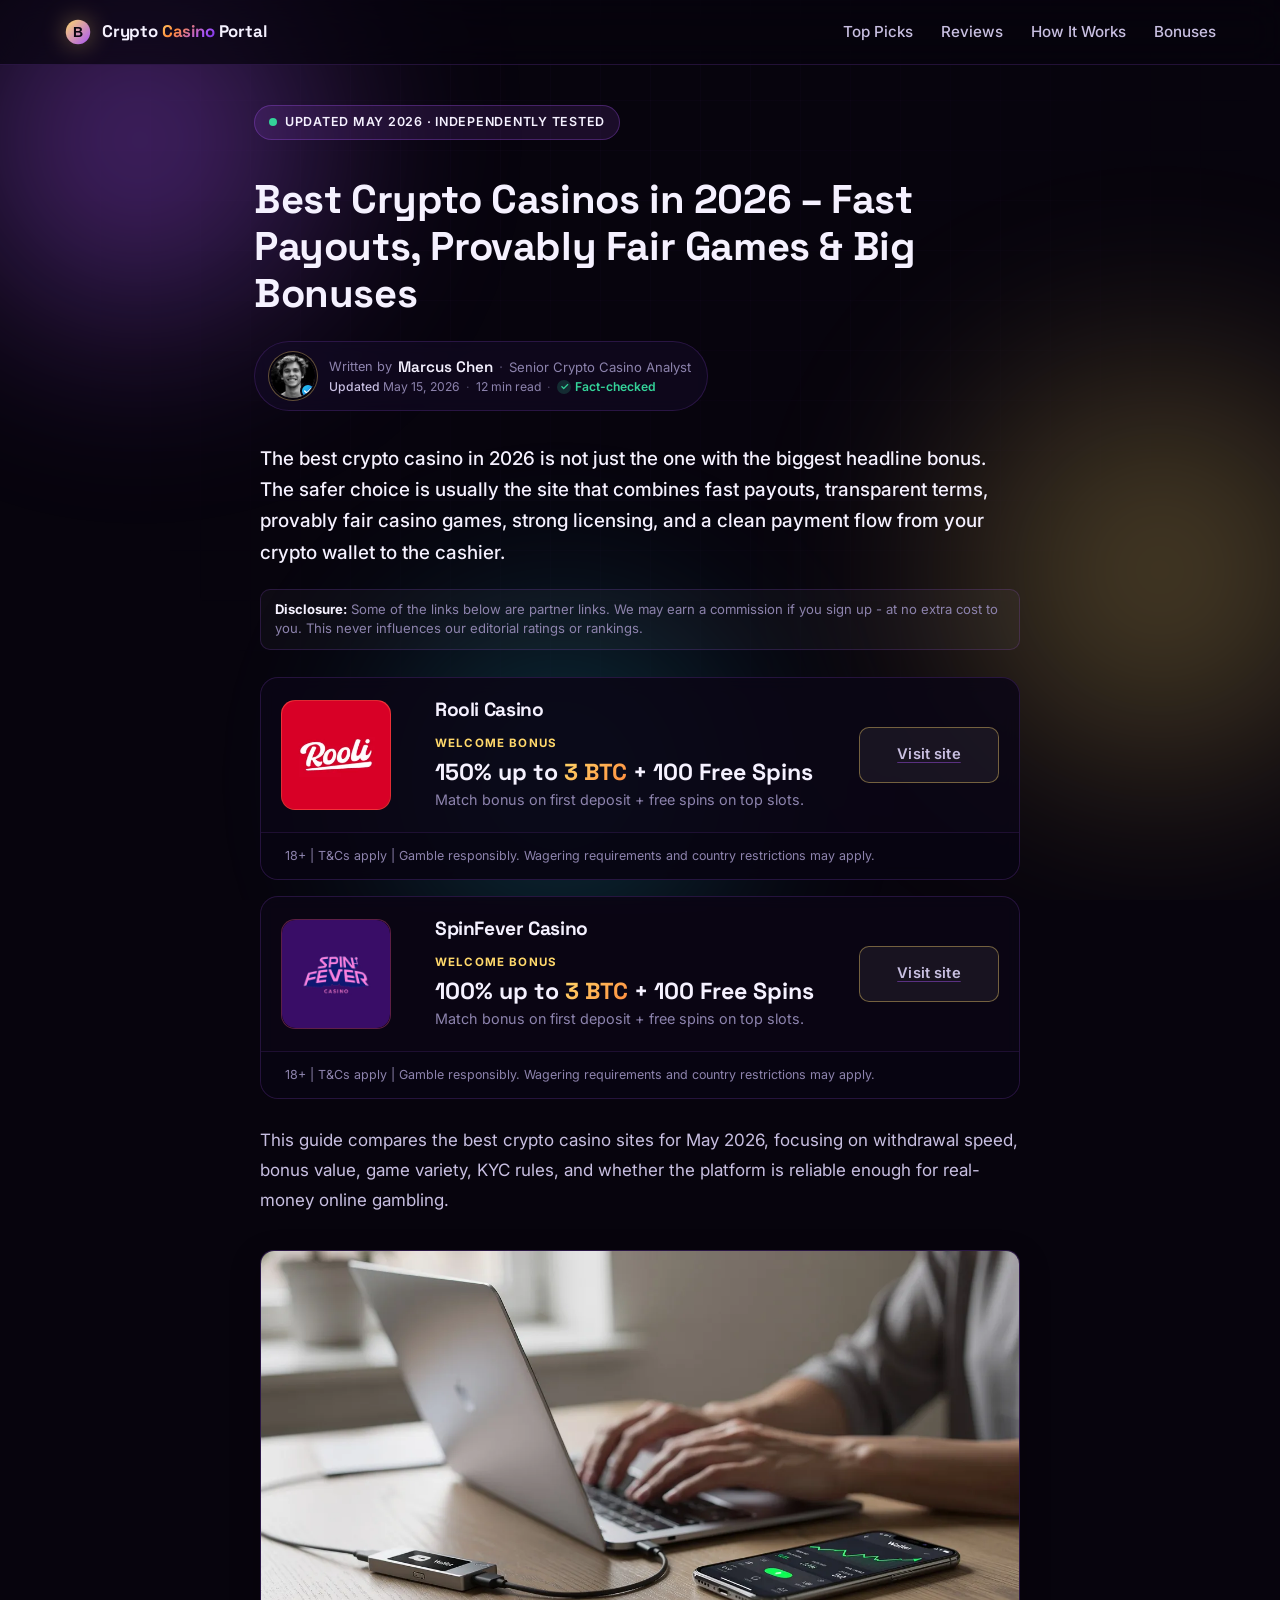
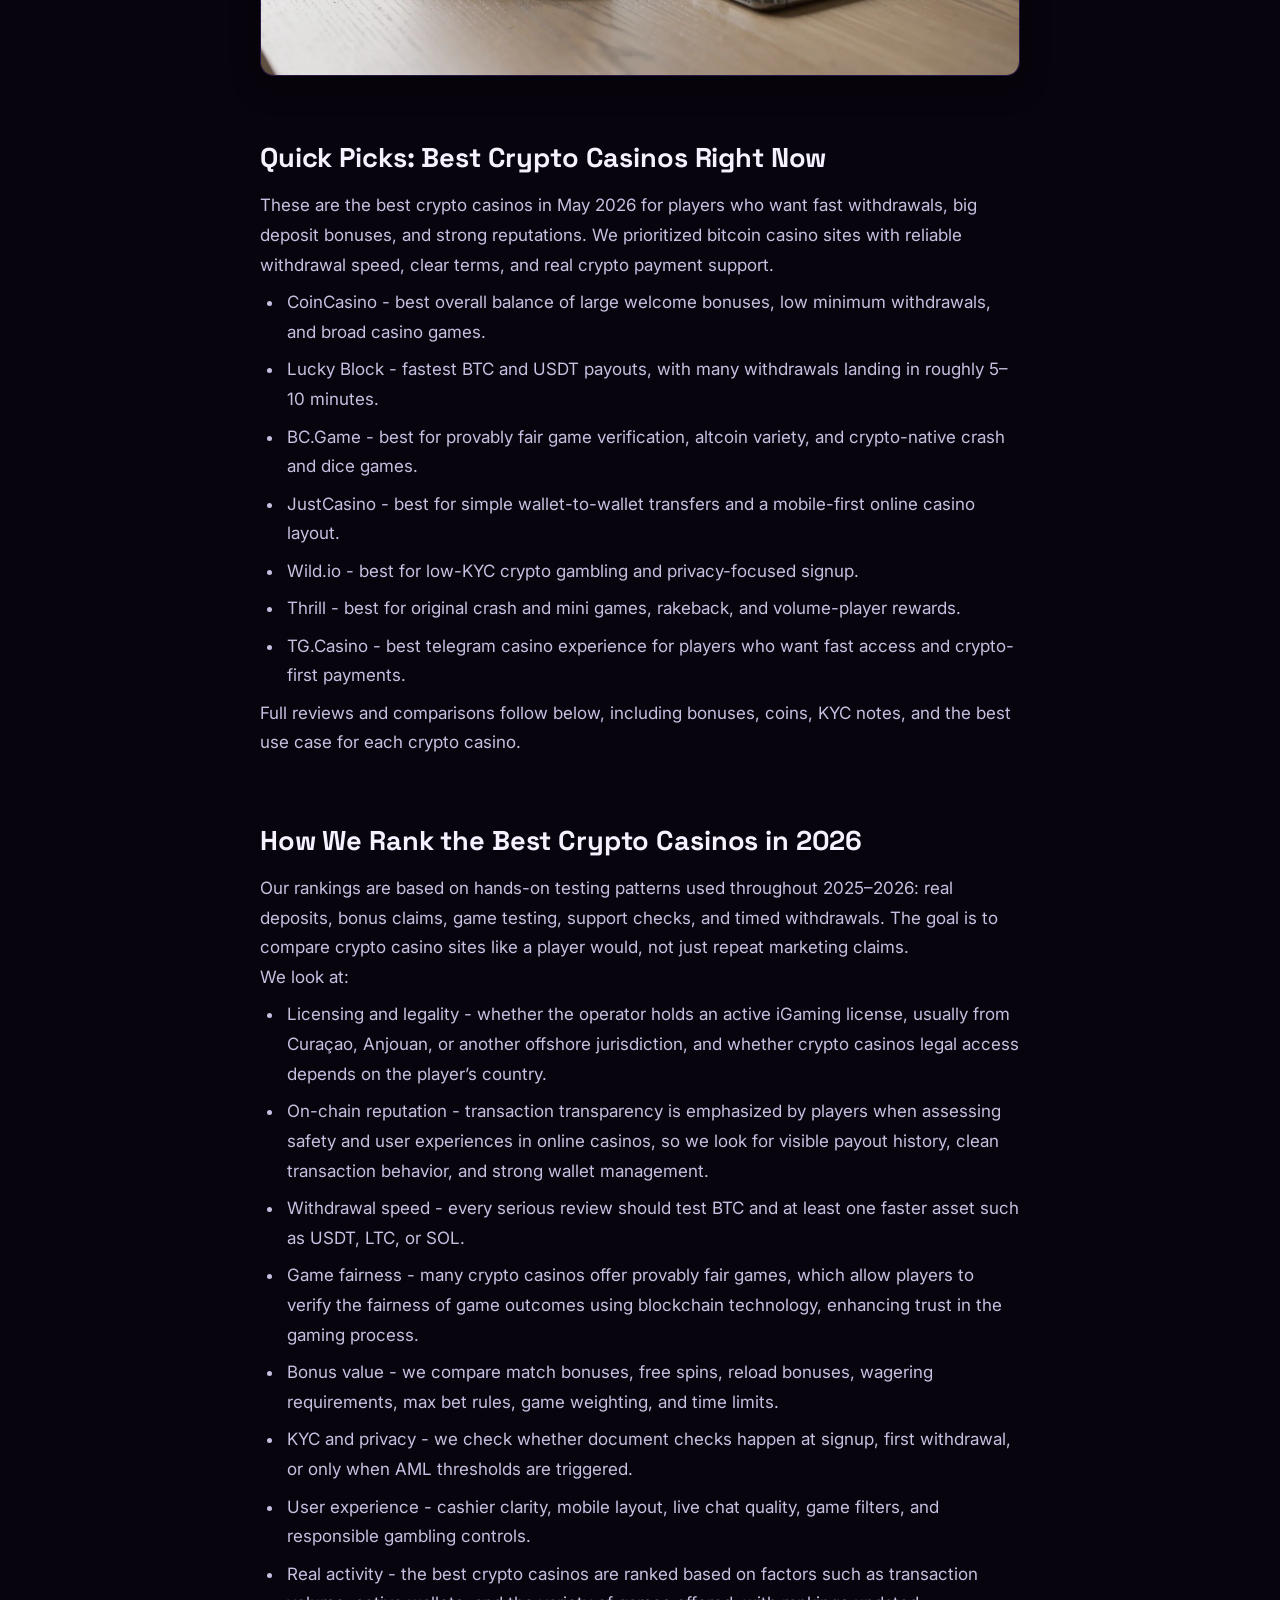
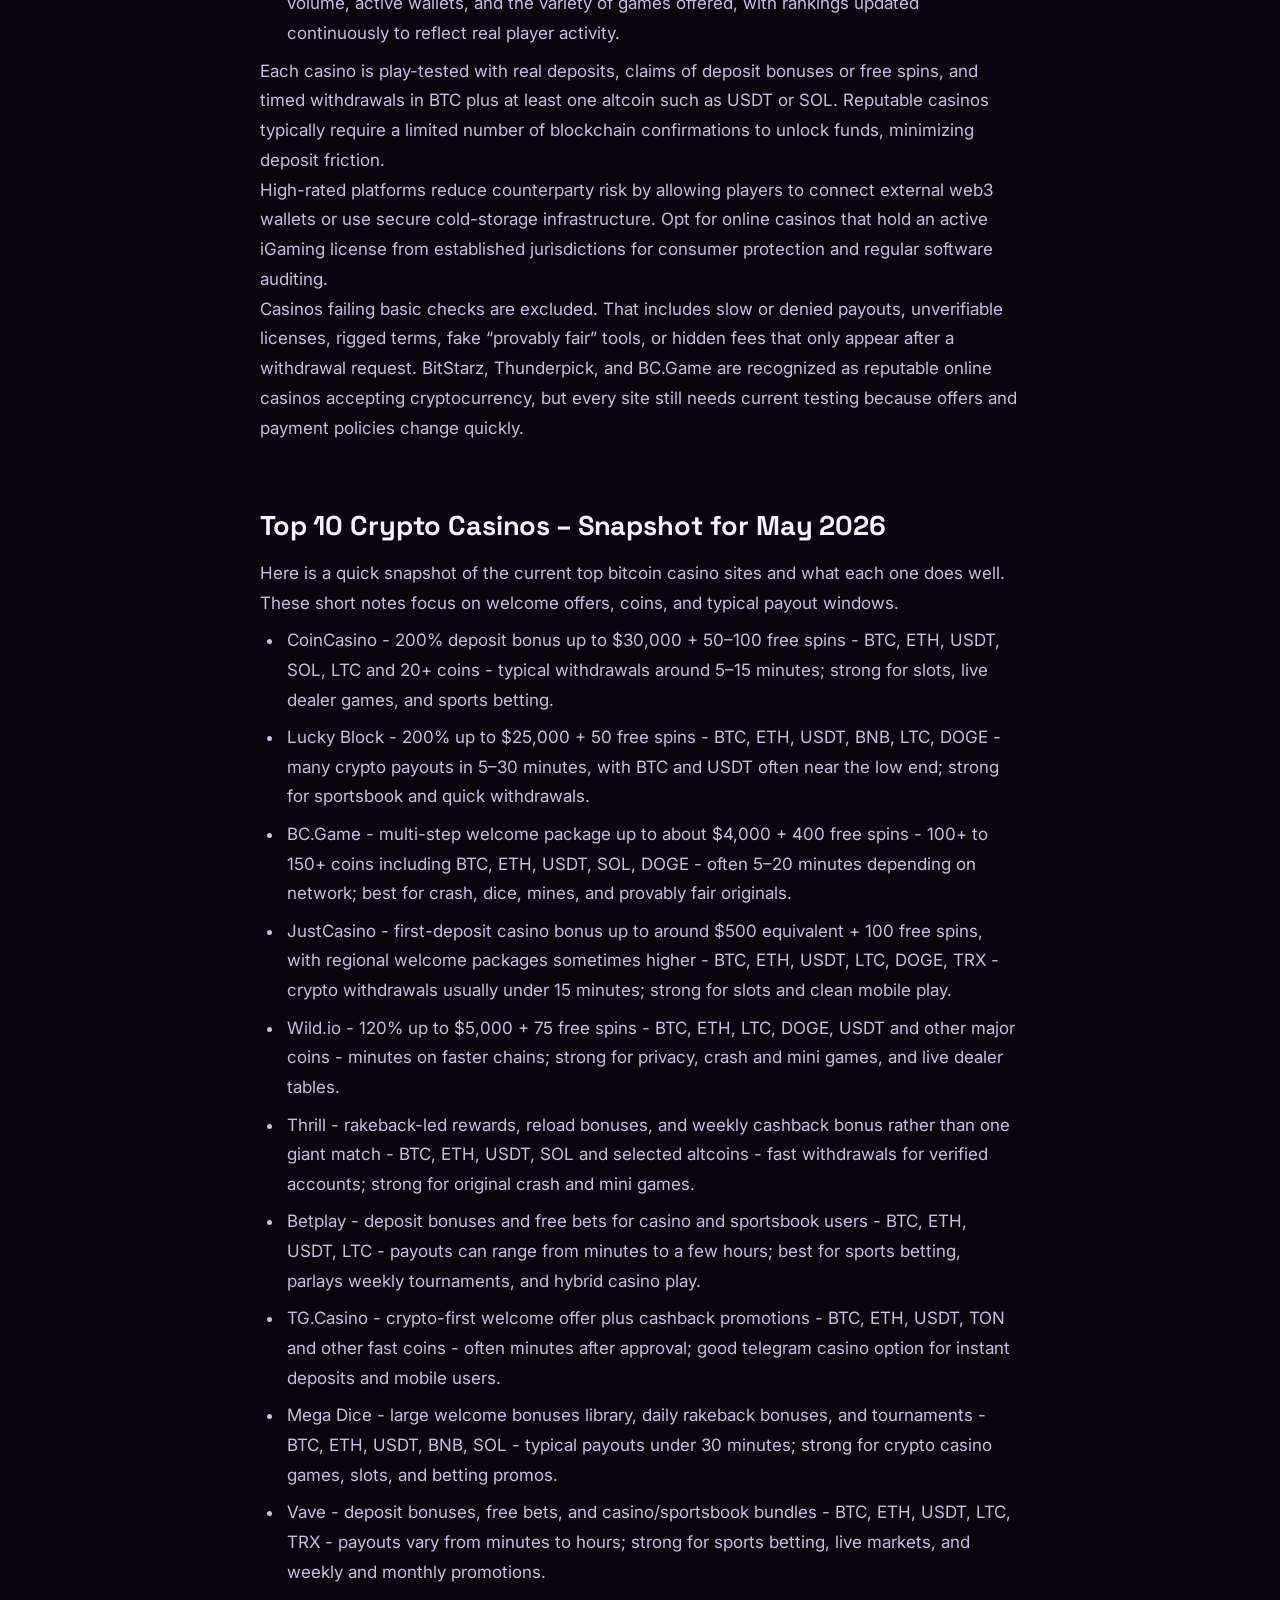
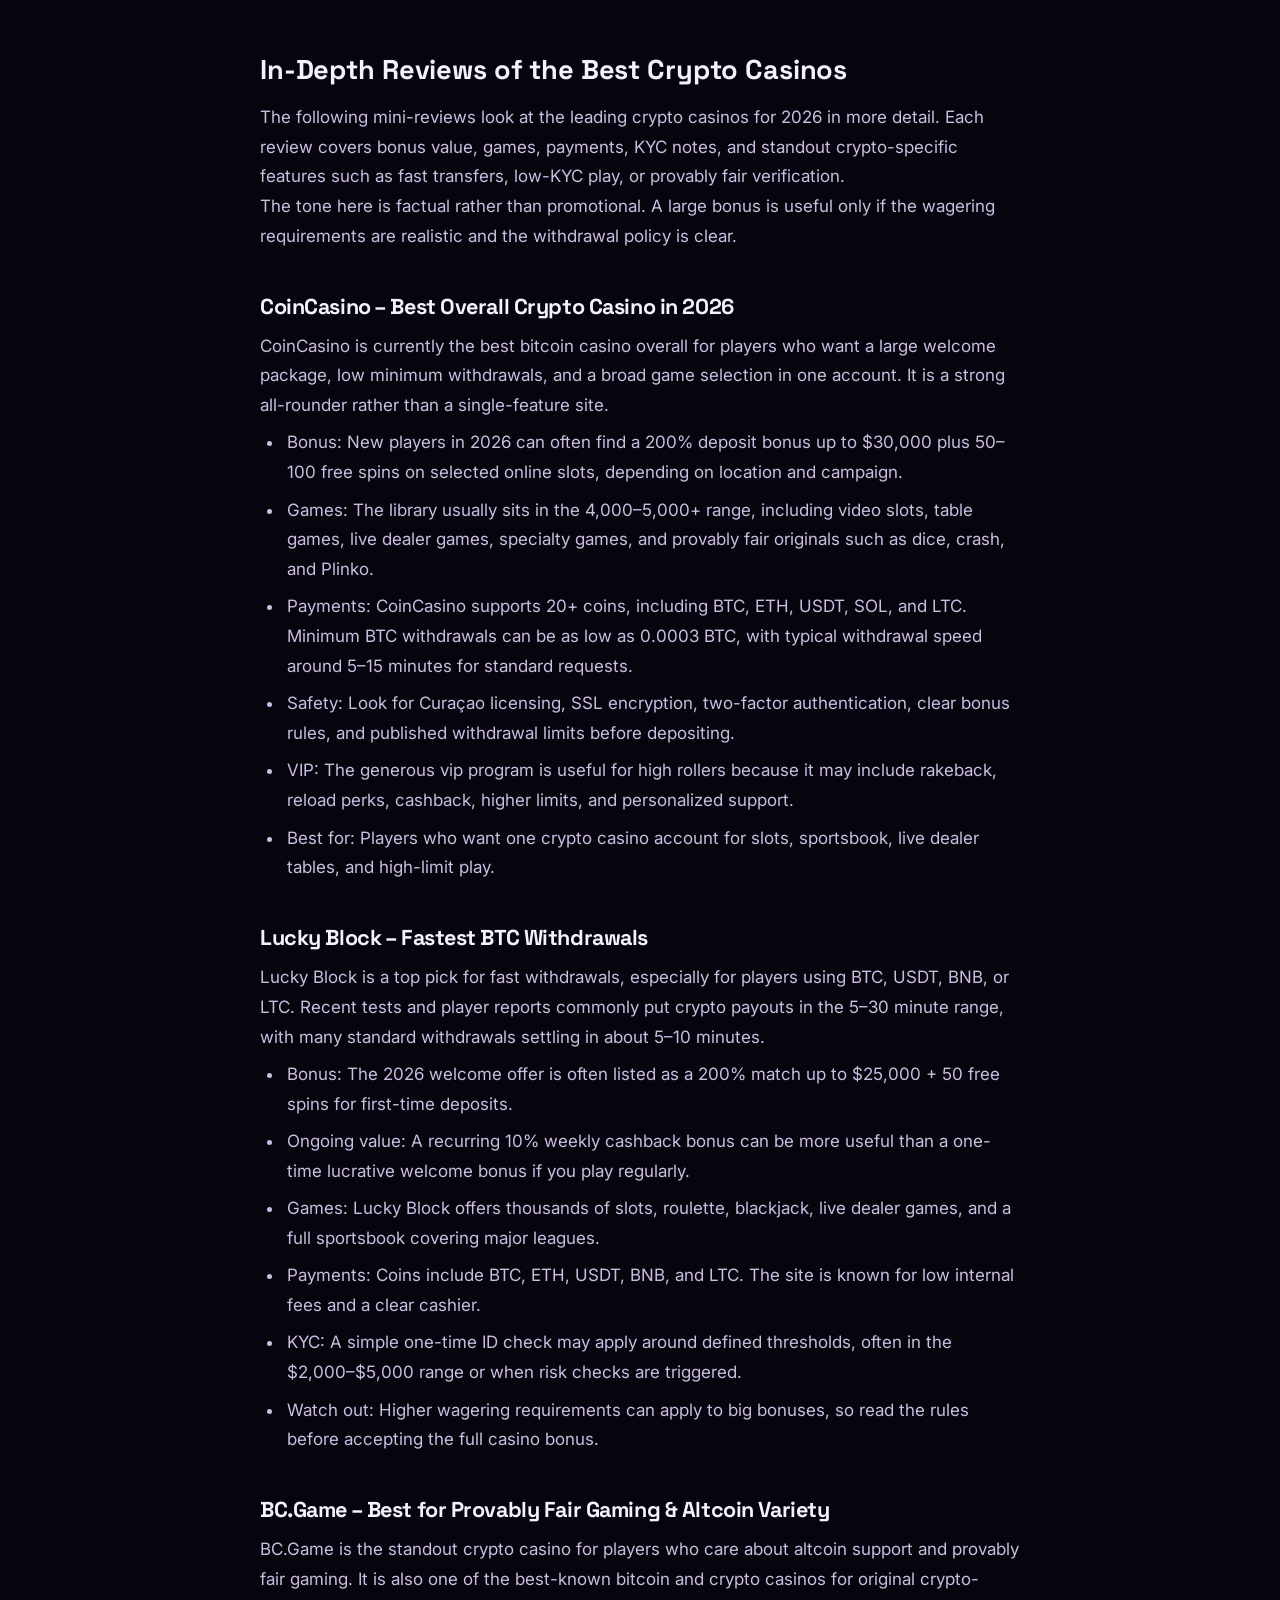
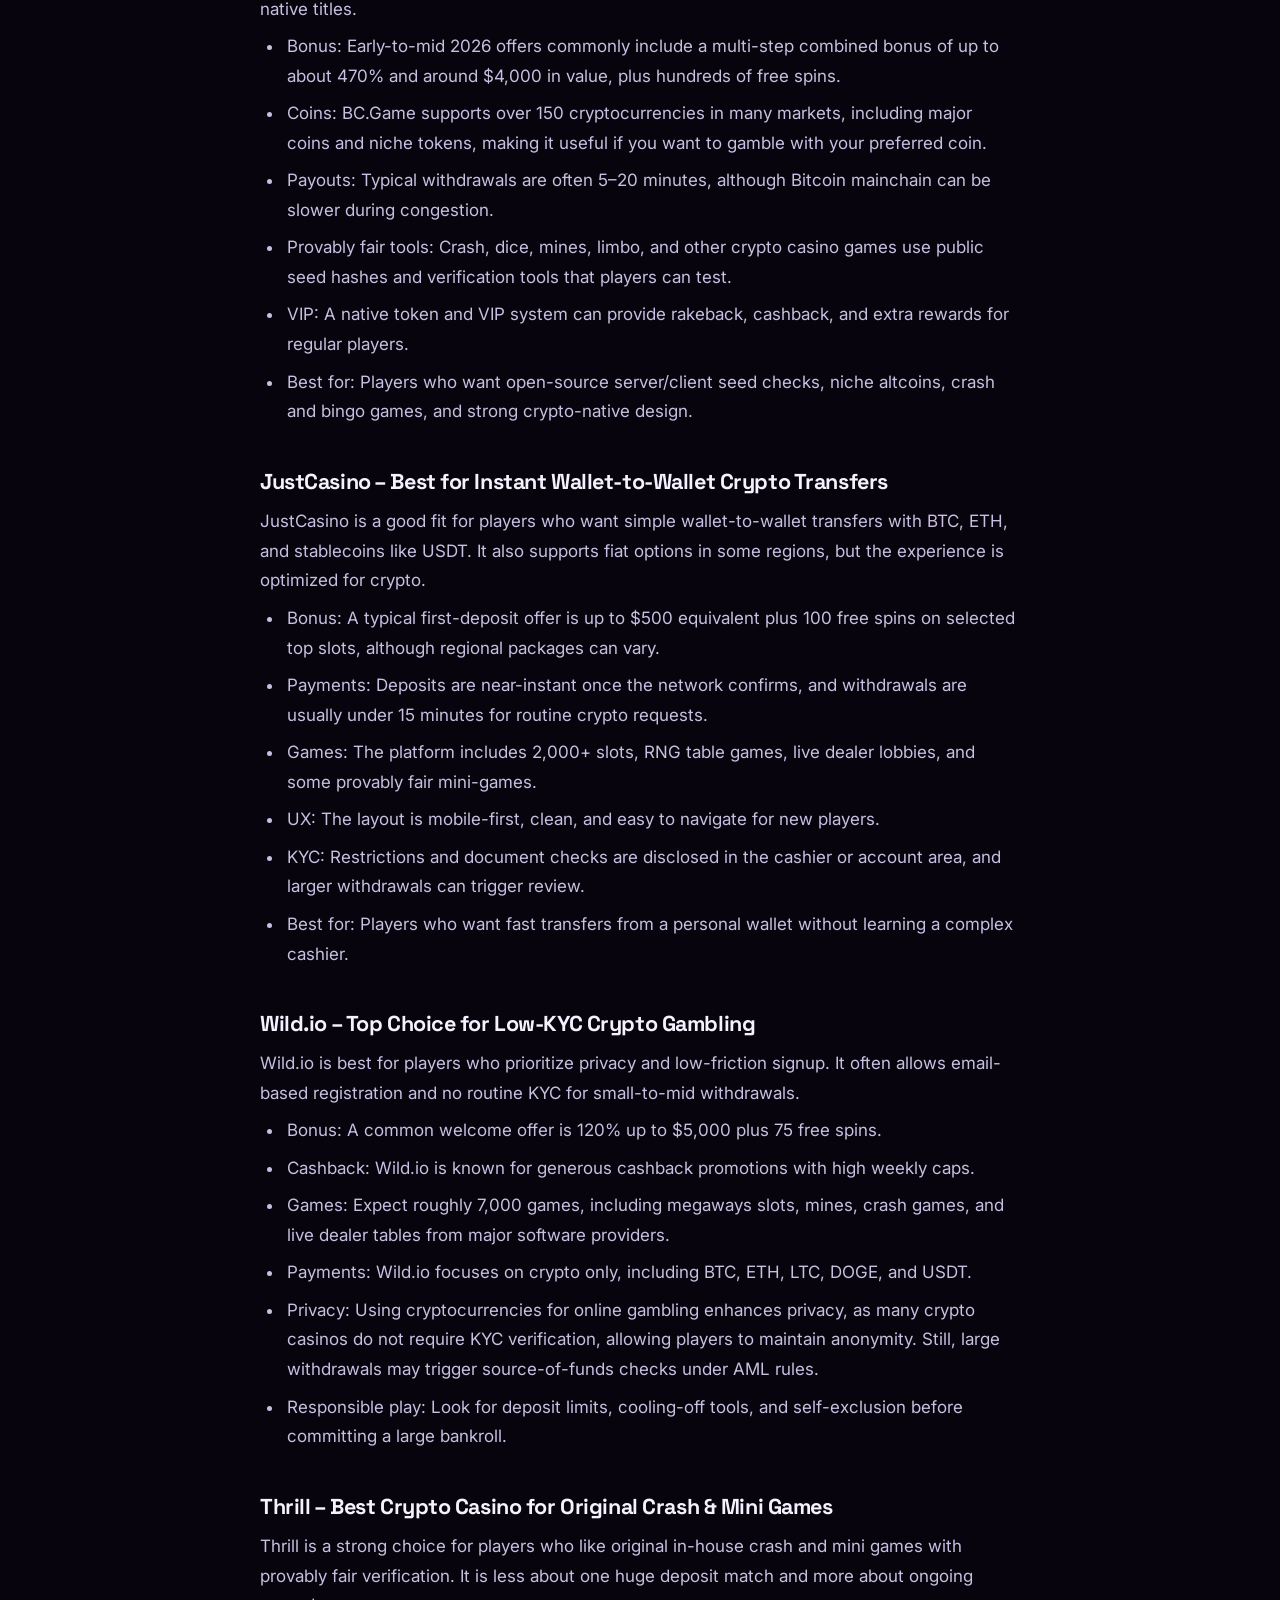
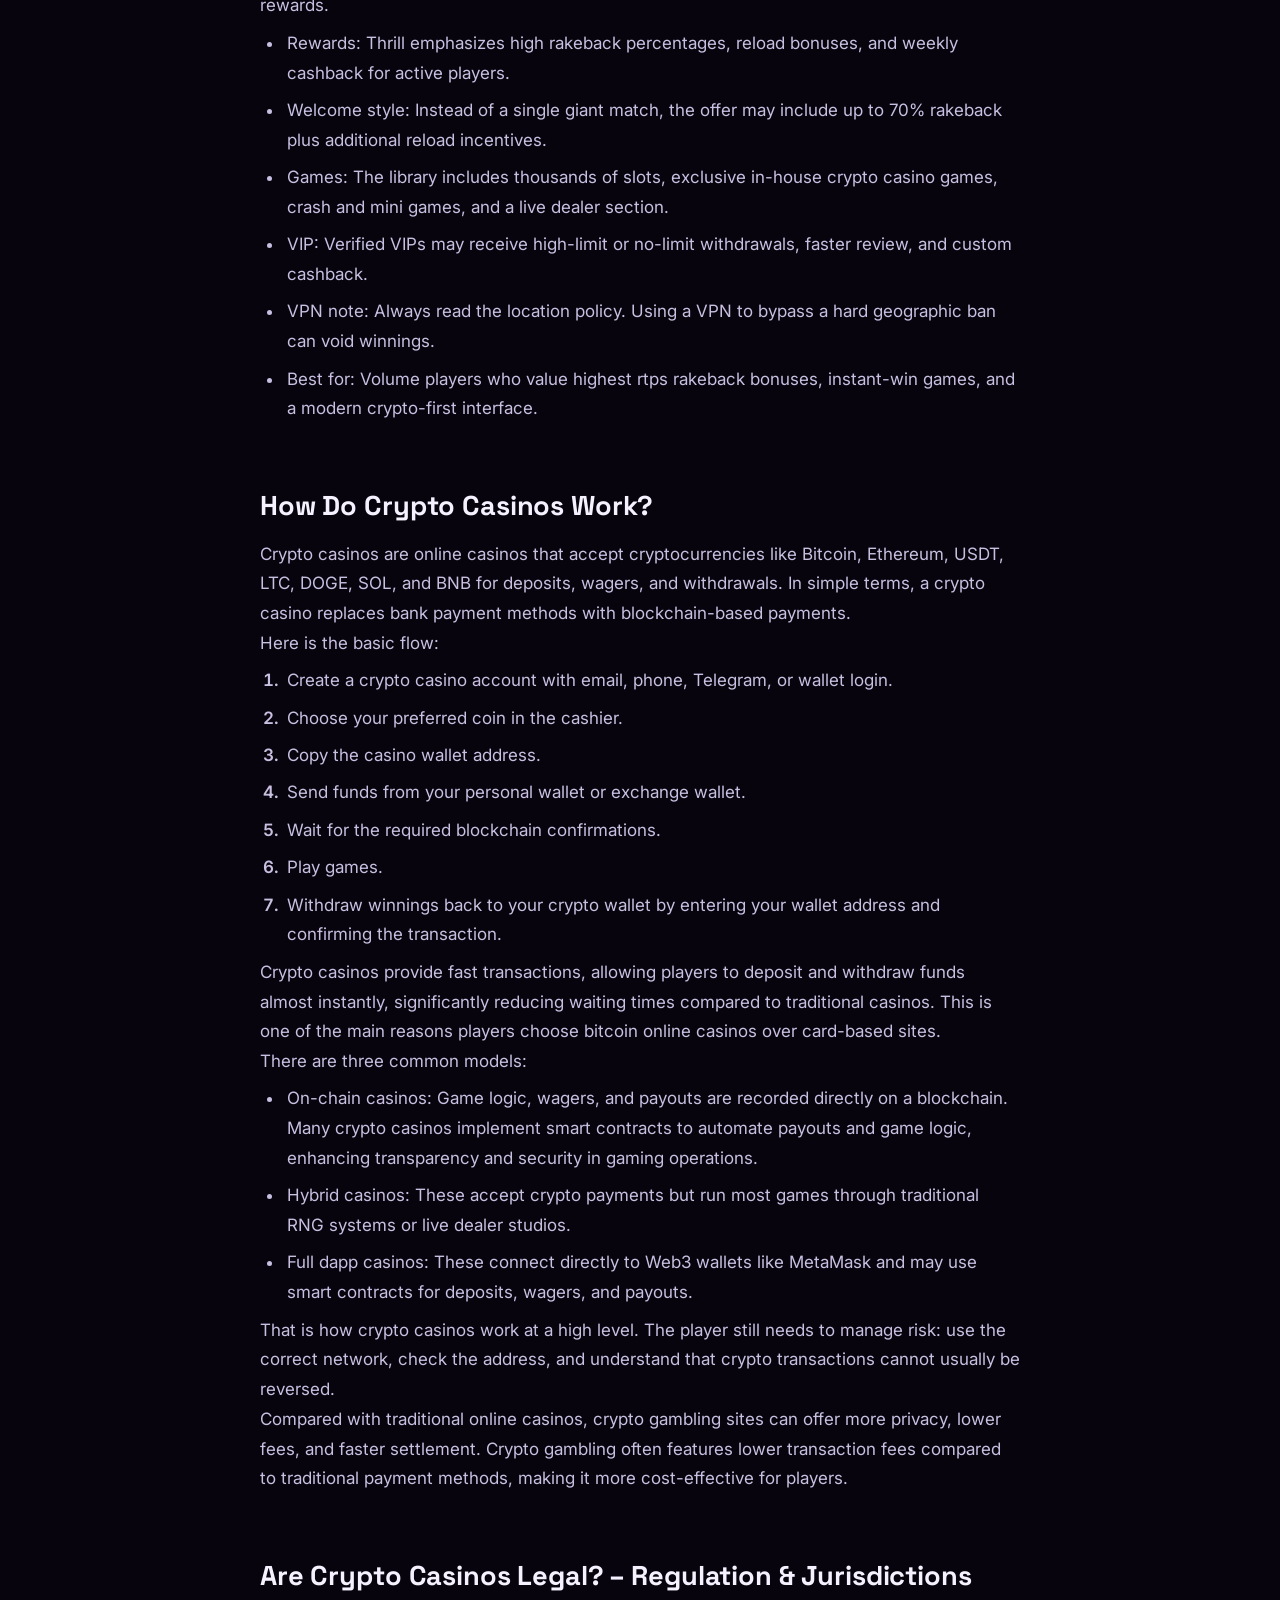
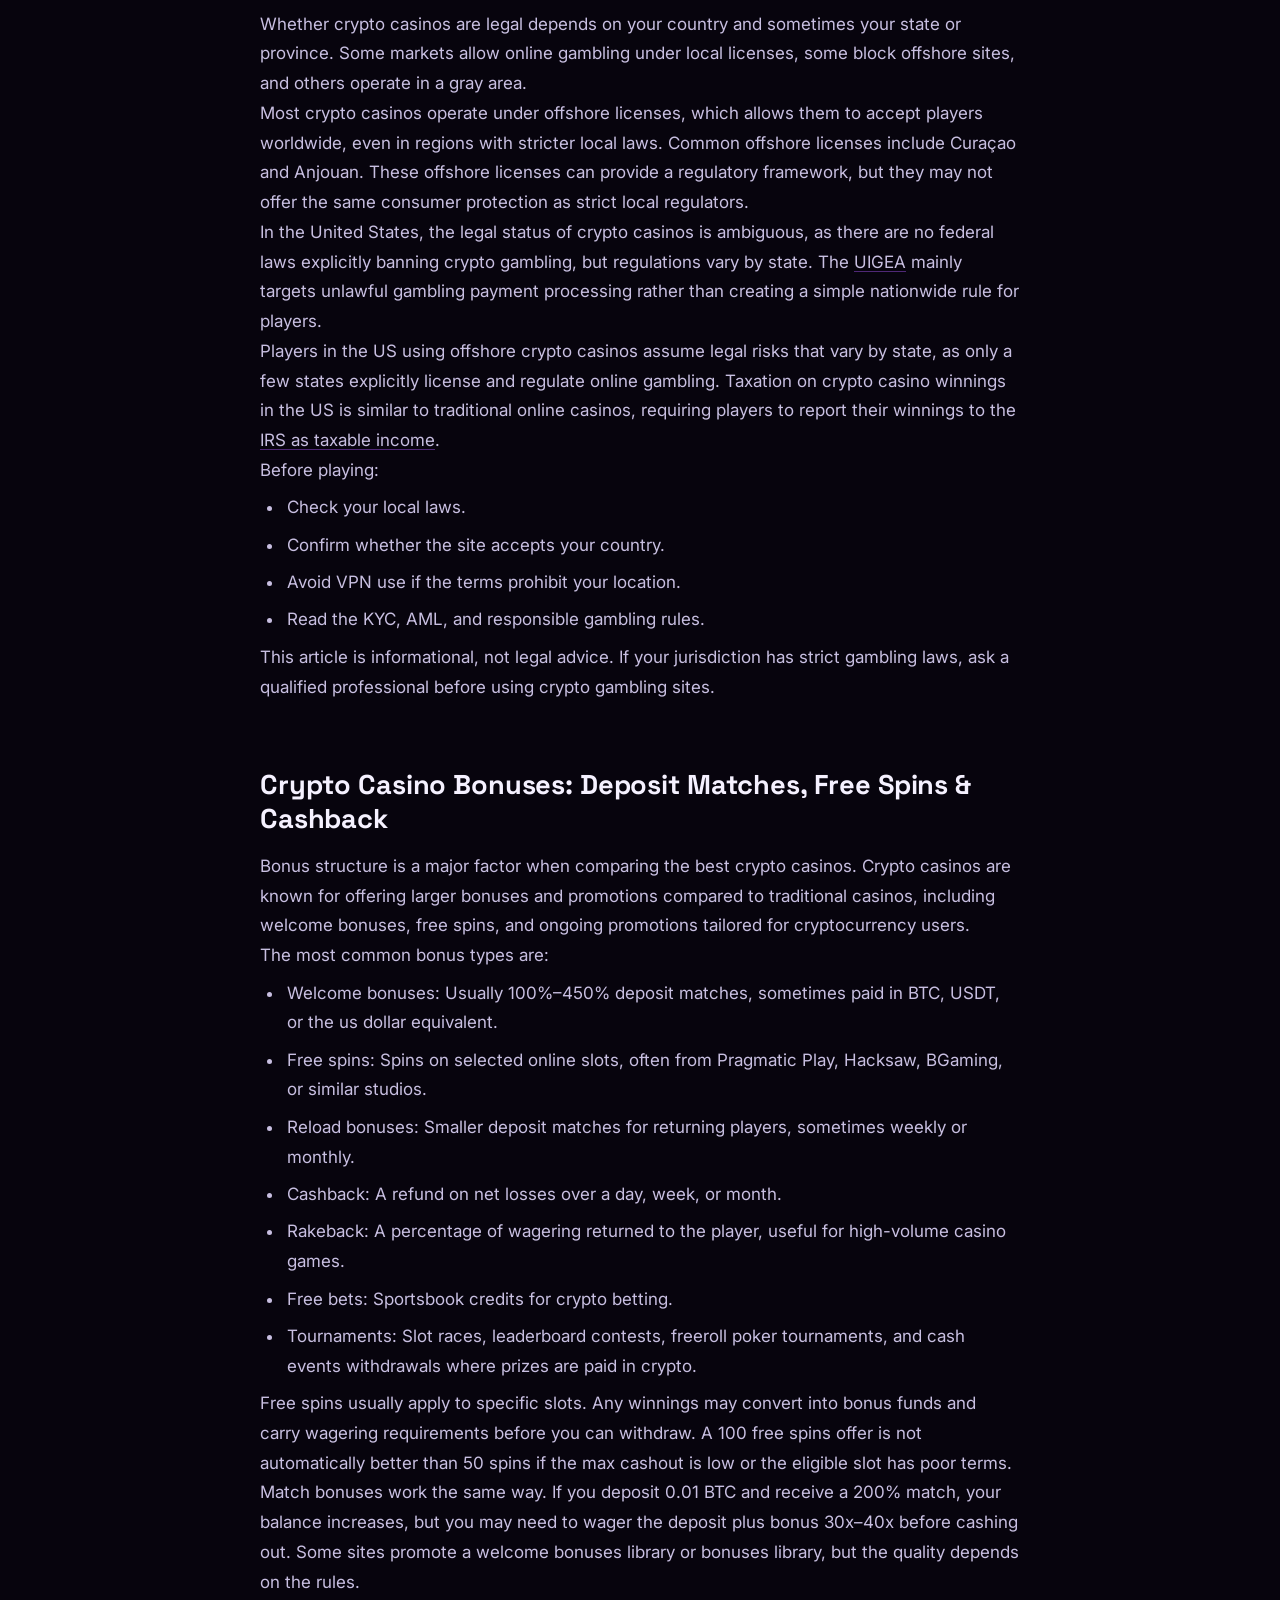
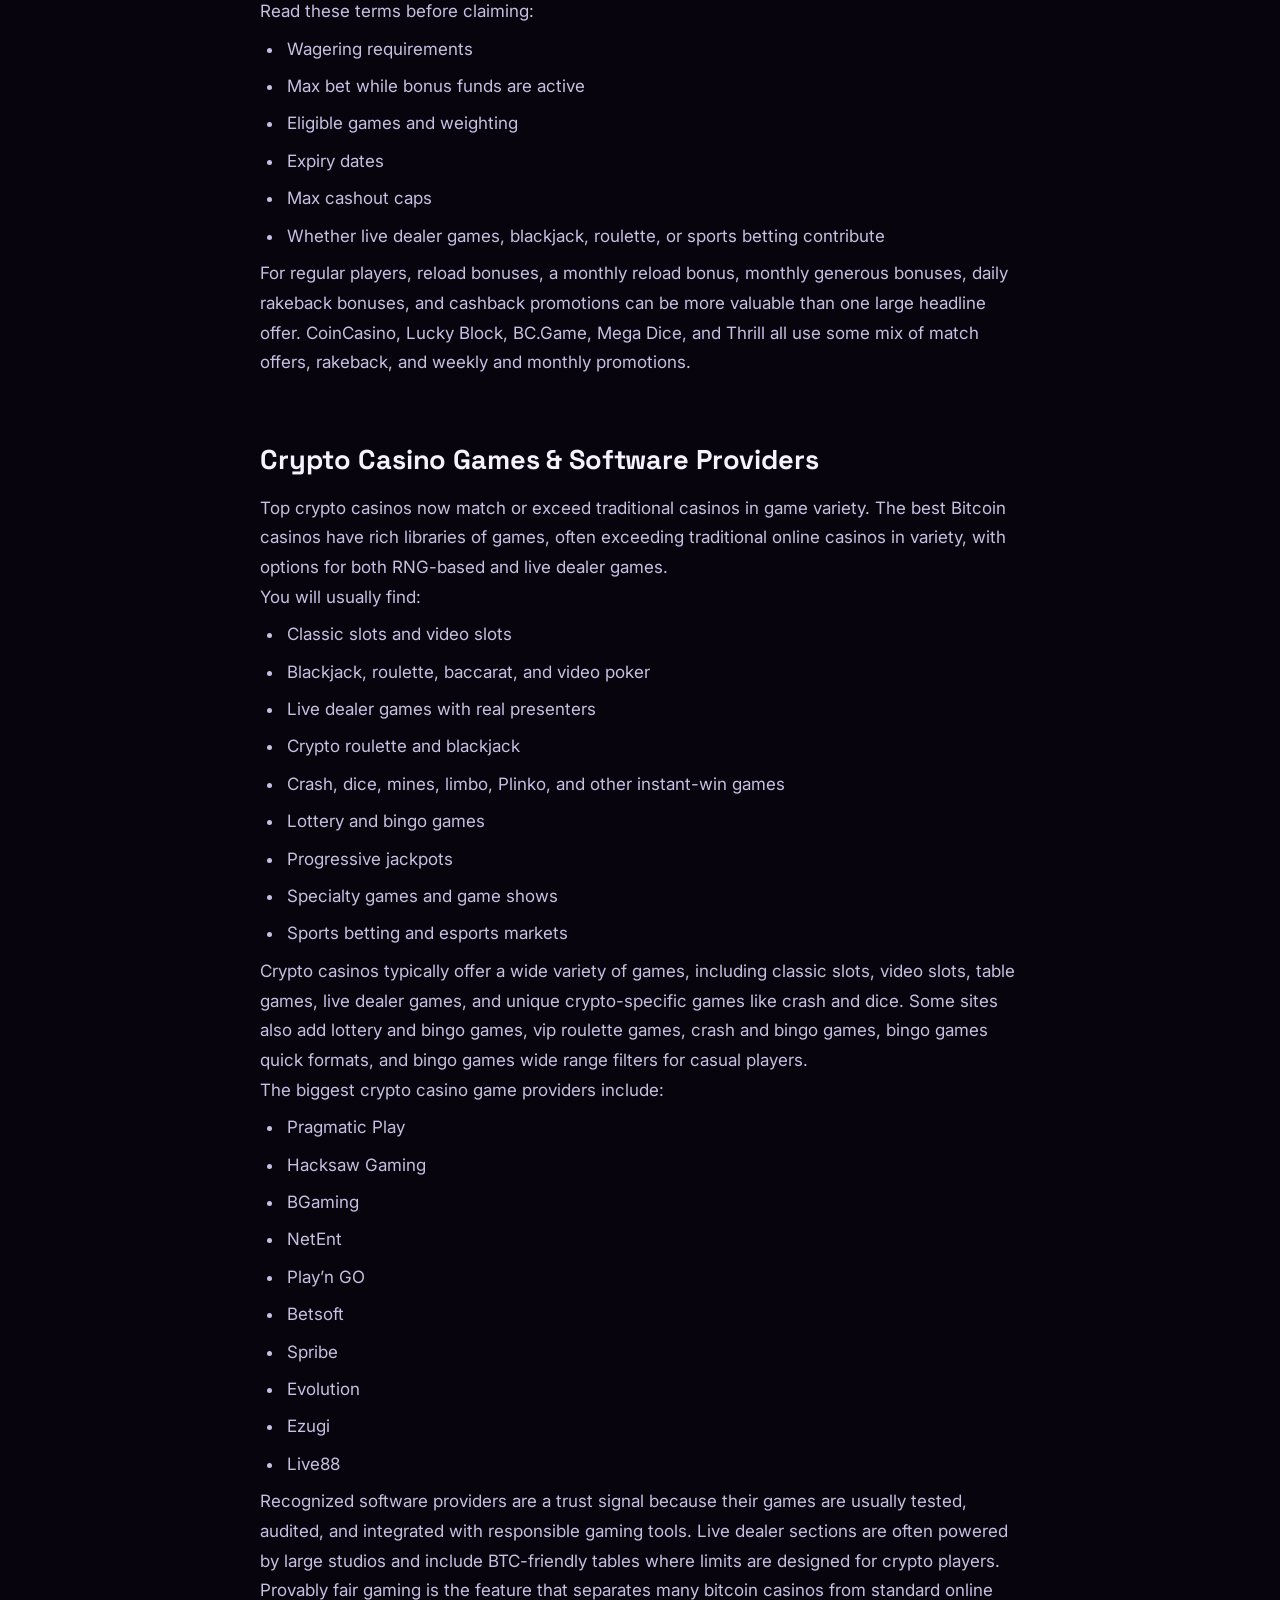
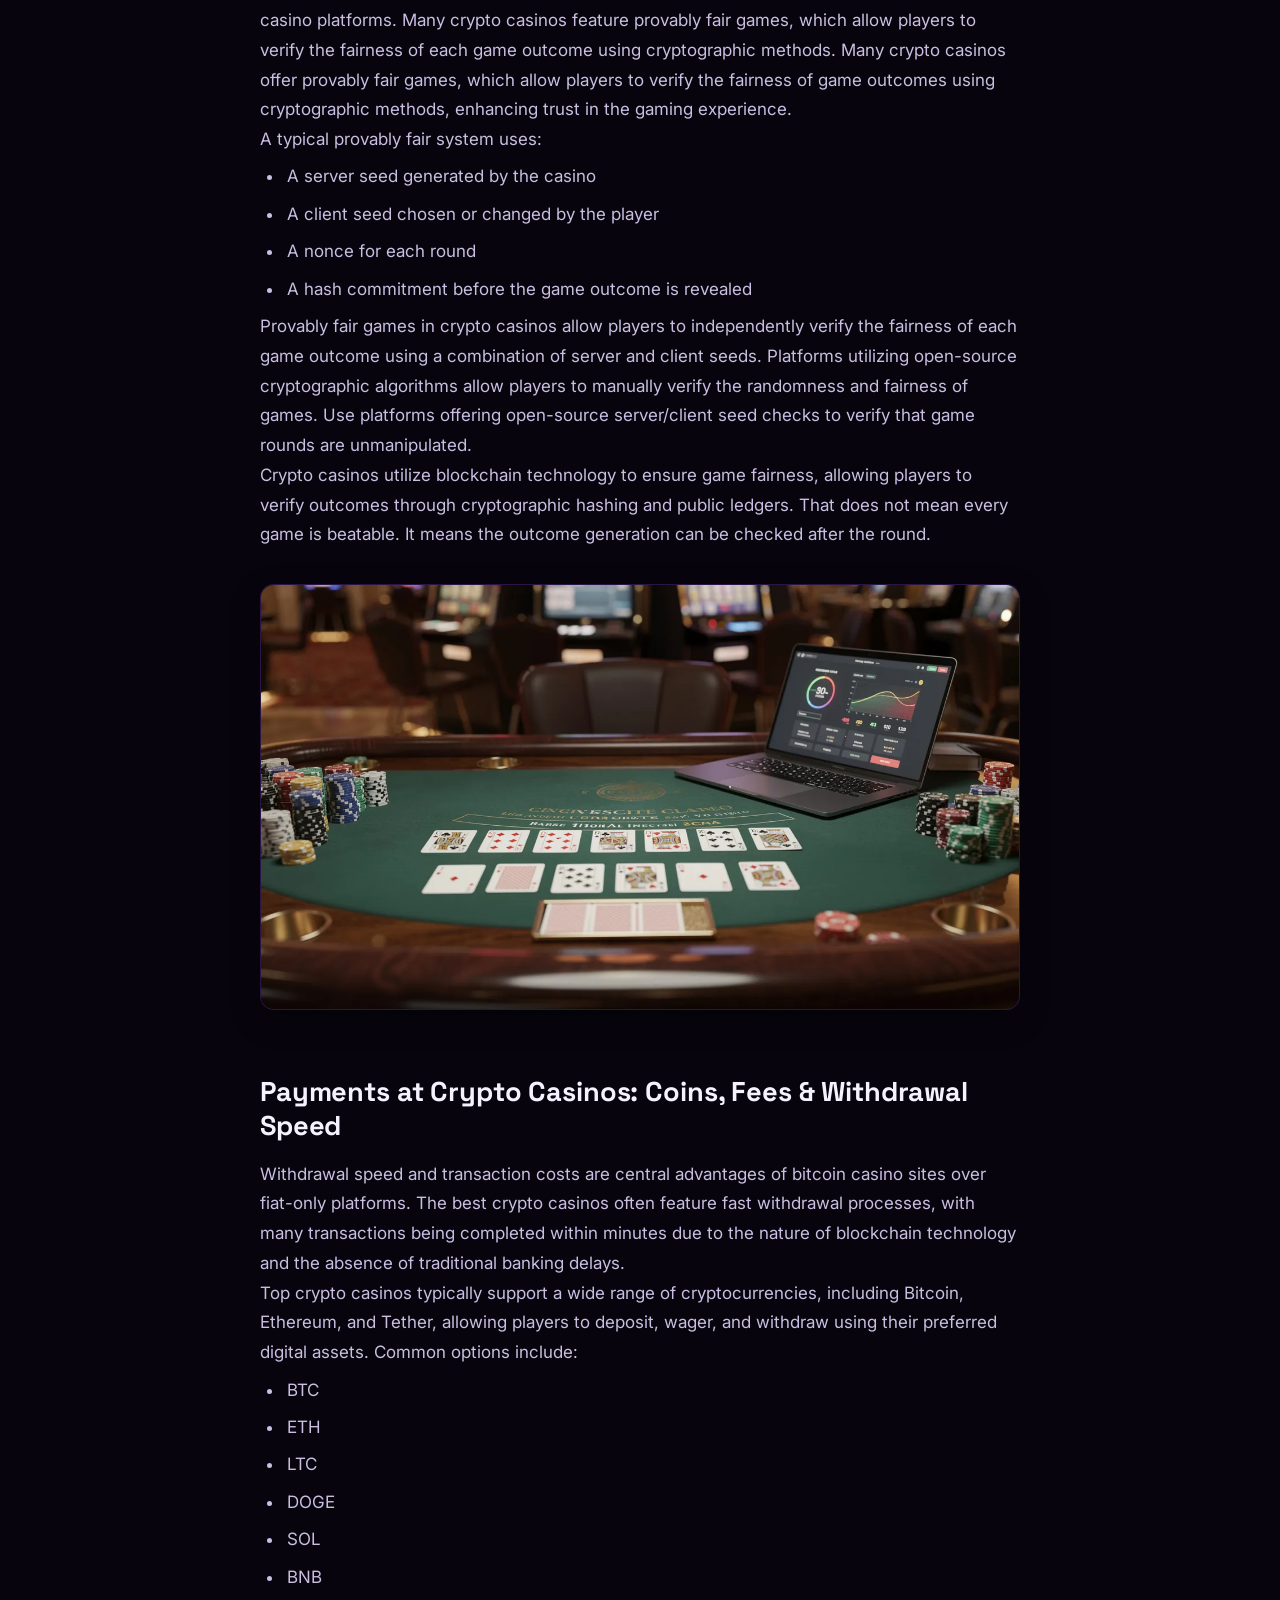
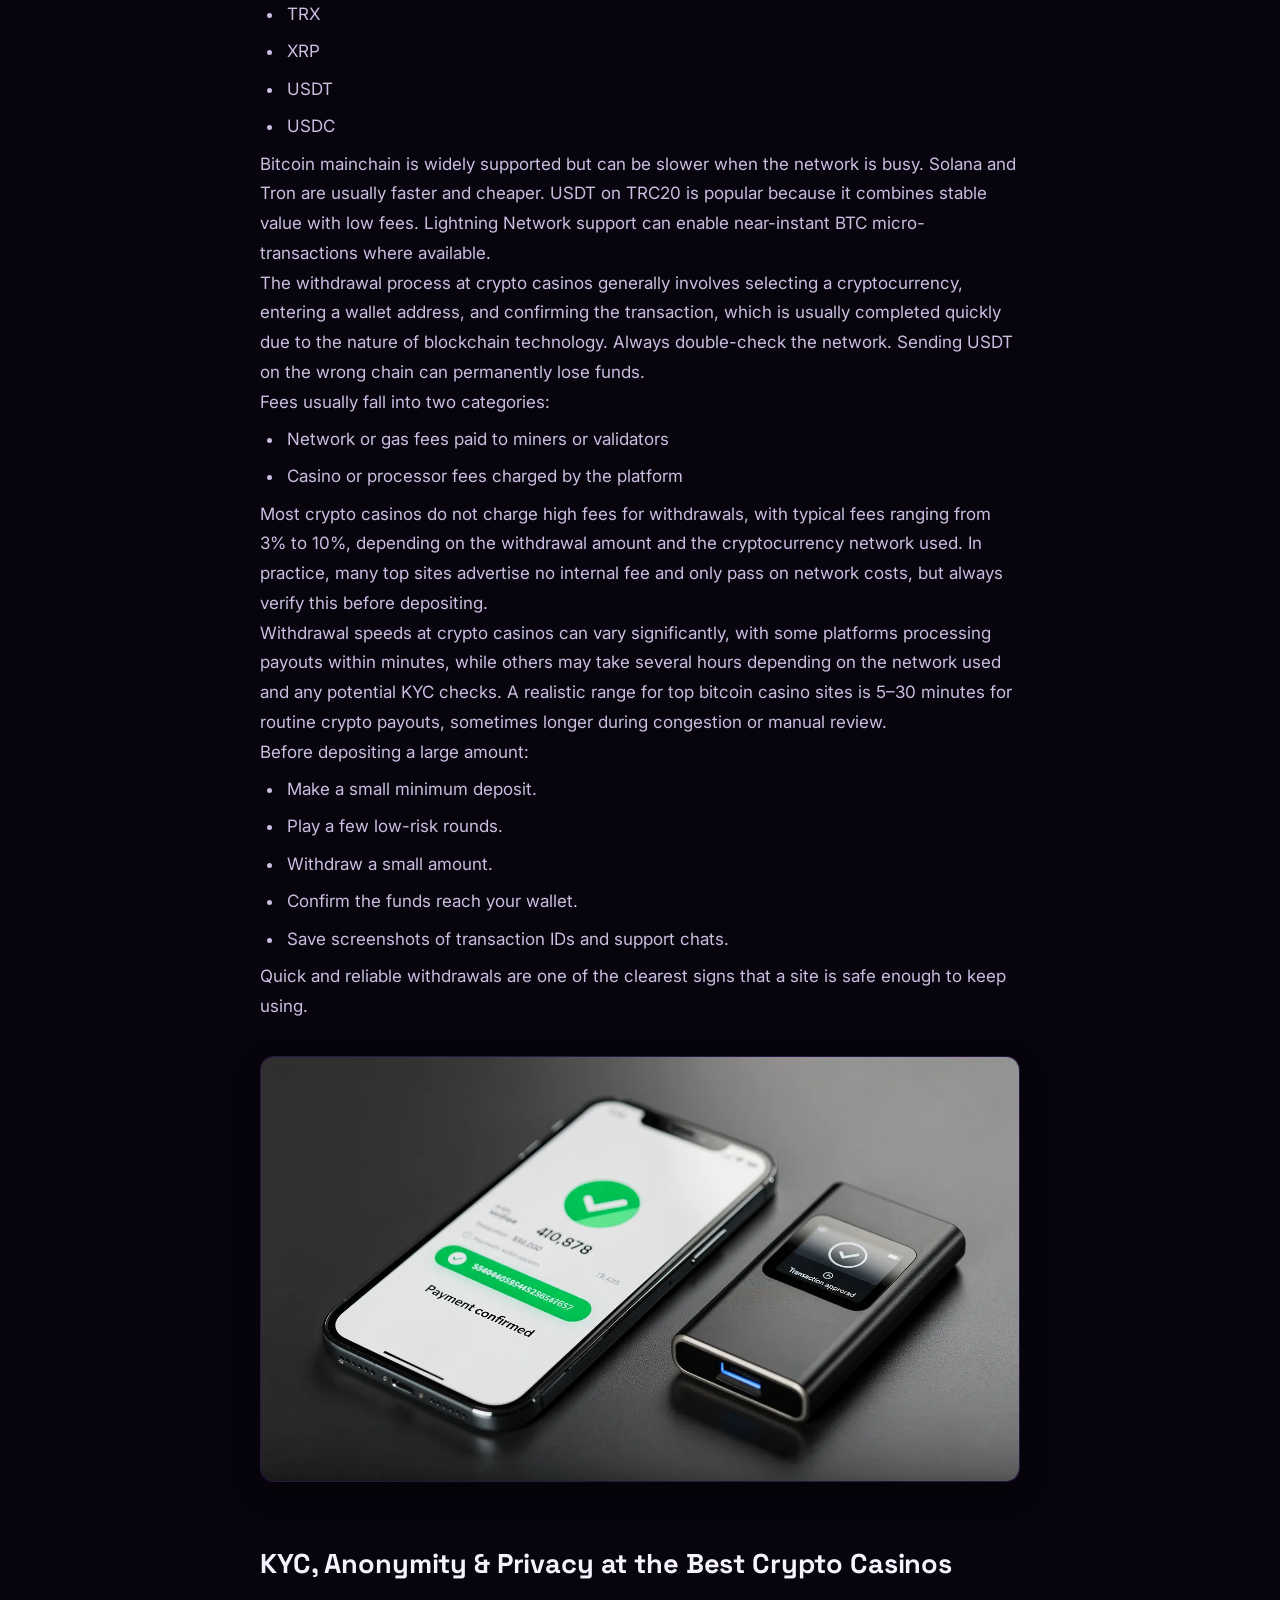
<file: best-crypto-casino/index.html>
<!DOCTYPE html>
<html lang="en">
<head>
  <meta charset="UTF-8" />
  <meta name="viewport" content="width=device-width, initial-scale=1.0" />
  <meta http-equiv="X-UA-Compatible" content="IE=edge" />

  <!-- Primary SEO -->
  <title>Best Crypto Casino 2026 - Top Bitcoin Casino Sites</title>
  <meta name="description" content="Independent guide to the best crypto casino sites in 2026, with reviews of payouts, provably fair games, bonuses and licensing." />

  <!-- Favicon -->
  <link rel="icon" type="image/svg+xml" href="/assets/images/favicon.svg" />
  <link rel="apple-touch-icon" href="/assets/images/favicon.svg" />

  <!-- Preconnect & fonts -->
  <link rel="preconnect" href="https://fonts.googleapis.com" />
  <link rel="preconnect" href="https://fonts.gstatic.com" crossorigin />
  <link href="https://fonts.googleapis.com/css2?family=Inter:wght@300;400;500;600;700;800;900&family=Space+Grotesk:wght@500;600;700&display=swap" rel="stylesheet" />

  <!-- Stylesheet -->
  <link rel="stylesheet" href="/assets/css/styles.css" />
</head>
<body>

  <!-- Header -->
  <header class="site-header" id="top">
    <div class="container header-inner">
      <a href="/best-crypto-casino/" class="brand" aria-label="Portal">
        <span class="brand-mark" aria-hidden="true">
          <svg viewBox="0 0 32 32" width="28" height="28" xmlns="http://www.w3.org/2000/svg">
            <defs>
              <linearGradient id="lg" x1="0" y1="0" x2="1" y2="1">
                <stop offset="0" stop-color="#FFD86B"/>
                <stop offset="1" stop-color="#A855F7"/>
              </linearGradient>
            </defs>
            <circle cx="16" cy="16" r="14" fill="url(#lg)"/>
            <text x="16" y="22" text-anchor="middle" font-family="Arial, Helvetica, sans-serif" font-weight="900" font-size="16" fill="#0b0612">B</text>
          </svg>
        </span>
        <span class="brand-name">Crypto<span class="brand-name--accent"> Casino</span> Portal</span>
      </a>

      <nav class="primary-nav" aria-label="Primary">
        <a href="#picks">Top Picks</a>
        <a href="#reviews">Reviews</a>
        <a href="#how-it-works">How It Works</a>
        <a href="#bonuses">Bonuses</a>
      </nav>

      <button class="nav-toggle" aria-label="Toggle navigation" aria-expanded="false" aria-controls="mobile-nav">
        <span></span><span></span><span></span>
      </button>
    </div>
    <div class="mobile-nav" id="mobile-nav" hidden>
      <a href="#picks">Top Picks</a>
      <a href="#reviews">Reviews</a>
      <a href="#how-it-works">How It Works</a>
      <a href="#bonuses">Bonuses</a>
    </div>
  </header>

  <main>
    <article class="post">
      <div class="container post-container">

        <!-- Post header: eyebrow, title, author meta -->
        <header class="post-header">
          <span class="eyebrow">
            <span class="pulse-dot"></span>
            Updated May 2026 · Independently tested
          </span>

          <h1 class="post-title">Best Crypto Casinos in 2026 &ndash; Fast Payouts, Provably Fair Games &amp; Big Bonuses</h1>

          <aside class="author-box">
            <div class="author-avatar">
              <img src="/assets/images/120.jpeg" alt="Marcus Chen" width="48" height="48" loading="lazy" decoding="async" />
              <span class="author-verified" title="Verified expert author" aria-label="Verified">
                <svg viewBox="0 0 24 24" width="10" height="10" fill="none" stroke="currentColor" stroke-width="3.5" stroke-linecap="round" stroke-linejoin="round" aria-hidden="true"><polyline points="20 6 9 17 4 12"/></svg>
              </span>
            </div>
            <div class="author-main">
              <div class="author-line">
                <span class="author-by">Written by</span>
                <span class="author-name">Marcus Chen</span>
                <span class="dot">·</span>
                <span class="author-role">Senior Crypto Casino Analyst</span>
              </div>
              <div class="author-meta-line">
                <span><strong>Updated</strong> May 15, 2026</span>
                <span class="dot">·</span>
                <span>12 min read</span>
                <span class="dot">·</span>
                <span class="fact-checked"><span aria-hidden="true">✓</span> Fact-checked</span>
              </div>
            </div>
          </aside>
        </header>

        <!-- Post body: article content (verbatim from content.html, with local images) -->
        <div class="post-body">

          <p class="post-lead">The best crypto casino in 2026 is not just the one with the biggest headline bonus. The safer choice is usually the site that combines fast payouts, transparent terms, provably fair casino games, strong licensing, and a clean payment flow from your crypto wallet to the cashier.</p>

          <p class="disclosure-notice">
            <strong>Disclosure:</strong> Some of the links below are partner links. We may earn a commission if you sign up - at no extra cost to you. This never influences our editorial ratings or rankings.
          </p>

          <div class="bonus-stack" id="top-bonuses">
            <article class="bonus-row">
              <div class="bonus-row-top">
                <div class="bonus-logo bonus-logo--rooli">
                  <img src="/assets/images/rooli.webp" alt="Rooli Casino logo" width="100" height="100" loading="lazy" decoding="async" />
                </div>
                <div class="bonus-row-info">
                  <h3>Rooli Casino</h3>
                  <span class="bonus-row-label">Welcome Bonus</span>
                  <p class="bonus-row-headline">150% up to <strong>3 BTC</strong> + 100 Free Spins</p>
                  <p class="bonus-row-desc">Match bonus on first deposit + free spins on top slots.</p>
                </div>
                <div class="bonus-row-cta">
                  <a href="https://walktrail.com/MgMsNSzQ?brand=rooli" class="btn-claim" target="_blank" rel="sponsored noopener nofollow">Visit site</a>
                </div>
              </div>
              <div class="bonus-row-disclaimer">18+ | T&amp;Cs apply | Gamble responsibly. Wagering requirements and country restrictions may apply.</div>
            </article>

            <article class="bonus-row">
              <div class="bonus-row-top">
                <div class="bonus-logo bonus-logo--spinfever">
                  <img src="/assets/images/spinfever.webp" alt="SpinFever Casino logo" width="100" height="100" loading="lazy" decoding="async" />
                </div>
                <div class="bonus-row-info">
                  <h3>SpinFever Casino</h3>
                  <span class="bonus-row-label">Welcome Bonus</span>
                  <p class="bonus-row-headline">100% up to <strong>3 BTC</strong> + 100 Free Spins</p>
                  <p class="bonus-row-desc">Match bonus on first deposit + free spins on top slots.</p>
                </div>
                <div class="bonus-row-cta">
                  <a href="https://walktrail.com/MgMsNSzQ?brand=deeplogic" class="btn-claim" target="_blank" rel="sponsored noopener nofollow">Visit site</a>
                </div>
              </div>
              <div class="bonus-row-disclaimer">18+ | T&amp;Cs apply | Gamble responsibly. Wagering requirements and country restrictions may apply.</div>
            </article>
          </div>

          <p>This guide compares the best crypto casino sites for May 2026, focusing on withdrawal speed, bonus value, game variety, KYC rules, and whether the platform is reliable enough for real-money online gambling.</p>

          <figure class="post-figure">
            <img src="/assets/images/crypto-wallet-laptop.png" alt="A person is sitting at a table, focused on their laptop, with a hardware crypto wallet and a smartphone nearby, illustrating the integration of technology in online gambling and crypto transactions. This setup symbolizes the convenience of managing a crypto casino account and accessing various casino games, including provably fair casino games, from the comfort of home." width="1280" height="720" loading="lazy" decoding="async" />
          </figure>

          <h2 id="picks">Quick Picks: Best Crypto Casinos Right Now</h2>
          <p>These are the best crypto casinos in May 2026 for players who want fast withdrawals, big deposit bonuses, and strong reputations. We prioritized bitcoin casino sites with reliable withdrawal speed, clear terms, and real crypto payment support.</p>
          <ul>
            <li>CoinCasino - best overall balance of large welcome bonuses, low minimum withdrawals, and broad casino games.</li>
            <li>Lucky Block - fastest BTC and USDT payouts, with many withdrawals landing in roughly 5&ndash;10 minutes.</li>
            <li>BC.Game - best for provably fair game verification, altcoin variety, and crypto-native crash and dice games.</li>
            <li>JustCasino - best for simple wallet-to-wallet transfers and a mobile-first online casino layout.</li>
            <li>Wild.io - best for low-KYC crypto gambling and privacy-focused signup.</li>
            <li>Thrill - best for original crash and mini games, rakeback, and volume-player rewards.</li>
            <li>TG.Casino - best telegram casino experience for players who want fast access and crypto-first payments.</li>
          </ul>
          <p>Full reviews and comparisons follow below, including bonuses, coins, KYC notes, and the best use case for each crypto casino.</p>

          <h2>How We Rank the Best Crypto Casinos in 2026</h2>
          <p>Our rankings are based on hands-on testing patterns used throughout 2025&ndash;2026: real deposits, bonus claims, game testing, support checks, and timed withdrawals. The goal is to compare crypto casino sites like a player would, not just repeat marketing claims.</p>
          <p>We look at:</p>
          <ul>
            <li>Licensing and legality - whether the operator holds an active iGaming license, usually from Cura&ccedil;ao, Anjouan, or another offshore jurisdiction, and whether crypto casinos legal access depends on the player&rsquo;s country.</li>
            <li>On-chain reputation - transaction transparency is emphasized by players when assessing safety and user experiences in online casinos, so we look for visible payout history, clean transaction behavior, and strong wallet management.</li>
            <li>Withdrawal speed - every serious review should test BTC and at least one faster asset such as USDT, LTC, or SOL.</li>
            <li>Game fairness - many crypto casinos offer provably fair games, which allow players to verify the fairness of game outcomes using blockchain technology, enhancing trust in the gaming process.</li>
            <li>Bonus value - we compare match bonuses, free spins, reload bonuses, wagering requirements, max bet rules, game weighting, and time limits.</li>
            <li>KYC and privacy - we check whether document checks happen at signup, first withdrawal, or only when AML thresholds are triggered.</li>
            <li>User experience - cashier clarity, mobile layout, live chat quality, game filters, and responsible gambling controls.</li>
            <li>Real activity - the best crypto casinos are ranked based on factors such as transaction volume, active wallets, and the variety of games offered, with rankings updated continuously to reflect real player activity.</li>
          </ul>
          <p>Each casino is play-tested with real deposits, claims of deposit bonuses or free spins, and timed withdrawals in BTC plus at least one altcoin such as USDT or SOL. Reputable casinos typically require a limited number of blockchain confirmations to unlock funds, minimizing deposit friction.</p>
          <p>High-rated platforms reduce counterparty risk by allowing players to connect external web3 wallets or use secure cold-storage infrastructure. Opt for online casinos that hold an active iGaming license from established jurisdictions for consumer protection and regular software auditing.</p>
          <p>Casinos failing basic checks are excluded. That includes slow or denied payouts, unverifiable licenses, rigged terms, fake &ldquo;provably fair&rdquo; tools, or hidden fees that only appear after a withdrawal request. BitStarz, Thunderpick, and BC.Game are recognized as reputable online casinos accepting cryptocurrency, but every site still needs current testing because offers and payment policies change quickly.</p>

          <h2>Top 10 Crypto Casinos &ndash; Snapshot for May 2026</h2>
          <p>Here is a quick snapshot of the current top bitcoin casino sites and what each one does well. These short notes focus on welcome offers, coins, and typical payout windows.</p>
          <ul>
            <li>CoinCasino - 200% deposit bonus up to $30,000 + 50&ndash;100 free spins - BTC, ETH, USDT, SOL, LTC and 20+ coins - typical withdrawals around 5&ndash;15 minutes; strong for slots, live dealer games, and sports betting.</li>
            <li>Lucky Block - 200% up to $25,000 + 50 free spins - BTC, ETH, USDT, BNB, LTC, DOGE - many crypto payouts in 5&ndash;30 minutes, with BTC and USDT often near the low end; strong for sportsbook and quick withdrawals.</li>
            <li>BC.Game - multi-step welcome package up to about $4,000 + 400 free spins - 100+ to 150+ coins including BTC, ETH, USDT, SOL, DOGE - often 5&ndash;20 minutes depending on network; best for crash, dice, mines, and provably fair originals.</li>
            <li>JustCasino - first-deposit casino bonus up to around $500 equivalent + 100 free spins, with regional welcome packages sometimes higher - BTC, ETH, USDT, LTC, DOGE, TRX - crypto withdrawals usually under 15 minutes; strong for slots and clean mobile play.</li>
            <li>Wild.io - 120% up to $5,000 + 75 free spins - BTC, ETH, LTC, DOGE, USDT and other major coins - minutes on faster chains; strong for privacy, crash and mini games, and live dealer tables.</li>
            <li>Thrill - rakeback-led rewards, reload bonuses, and weekly cashback bonus rather than one giant match - BTC, ETH, USDT, SOL and selected altcoins - fast withdrawals for verified accounts; strong for original crash and mini games.</li>
            <li>Betplay - deposit bonuses and free bets for casino and sportsbook users - BTC, ETH, USDT, LTC - payouts can range from minutes to a few hours; best for sports betting, parlays weekly tournaments, and hybrid casino play.</li>
            <li>TG.Casino - crypto-first welcome offer plus cashback promotions - BTC, ETH, USDT, TON and other fast coins - often minutes after approval; good telegram casino option for instant deposits and mobile users.</li>
            <li>Mega Dice - large welcome bonuses library, daily rakeback bonuses, and tournaments - BTC, ETH, USDT, BNB, SOL - typical payouts under 30 minutes; strong for crypto casino games, slots, and betting promos.</li>
            <li>Vave - deposit bonuses, free bets, and casino/sportsbook bundles - BTC, ETH, USDT, LTC, TRX - payouts vary from minutes to hours; strong for sports betting, live markets, and weekly and monthly promotions.</li>
          </ul>

          <h2 id="reviews">In-Depth Reviews of the Best Crypto Casinos</h2>
          <p>The following mini-reviews look at the leading crypto casinos for 2026 in more detail. Each review covers bonus value, games, payments, KYC notes, and standout crypto-specific features such as fast transfers, low-KYC play, or provably fair verification.</p>
          <p>The tone here is factual rather than promotional. A large bonus is useful only if the wagering requirements are realistic and the withdrawal policy is clear.</p>

          <h3>CoinCasino &ndash; Best Overall Crypto Casino in 2026</h3>
          <p>CoinCasino is currently the best bitcoin casino overall for players who want a large welcome package, low minimum withdrawals, and a broad game selection in one account. It is a strong all-rounder rather than a single-feature site.</p>
          <ul>
            <li>Bonus: New players in 2026 can often find a 200% deposit bonus up to $30,000 plus 50&ndash;100 free spins on selected online slots, depending on location and campaign.</li>
            <li>Games: The library usually sits in the 4,000&ndash;5,000+ range, including video slots, table games, live dealer games, specialty games, and provably fair originals such as dice, crash, and Plinko.</li>
            <li>Payments: CoinCasino supports 20+ coins, including BTC, ETH, USDT, SOL, and LTC. Minimum BTC withdrawals can be as low as 0.0003 BTC, with typical withdrawal speed around 5&ndash;15 minutes for standard requests.</li>
            <li>Safety: Look for Cura&ccedil;ao licensing, SSL encryption, two-factor authentication, clear bonus rules, and published withdrawal limits before depositing.</li>
            <li>VIP: The generous vip program is useful for high rollers because it may include rakeback, reload perks, cashback, higher limits, and personalized support.</li>
            <li>Best for: Players who want one crypto casino account for slots, sportsbook, live dealer tables, and high-limit play.</li>
          </ul>

          <h3>Lucky Block &ndash; Fastest BTC Withdrawals</h3>
          <p>Lucky Block is a top pick for fast withdrawals, especially for players using BTC, USDT, BNB, or LTC. Recent tests and player reports commonly put crypto payouts in the 5&ndash;30 minute range, with many standard withdrawals settling in about 5&ndash;10 minutes.</p>
          <ul>
            <li>Bonus: The 2026 welcome offer is often listed as a 200% match up to $25,000 + 50 free spins for first-time deposits.</li>
            <li>Ongoing value: A recurring 10% weekly cashback bonus can be more useful than a one-time lucrative welcome bonus if you play regularly.</li>
            <li>Games: Lucky Block offers thousands of slots, roulette, blackjack, live dealer games, and a full sportsbook covering major leagues.</li>
            <li>Payments: Coins include BTC, ETH, USDT, BNB, and LTC. The site is known for low internal fees and a clear cashier.</li>
            <li>KYC: A simple one-time ID check may apply around defined thresholds, often in the $2,000&ndash;$5,000 range or when risk checks are triggered.</li>
            <li>Watch out: Higher wagering requirements can apply to big bonuses, so read the rules before accepting the full casino bonus.</li>
          </ul>

          <h3>BC.Game &ndash; Best for Provably Fair Gaming &amp; Altcoin Variety</h3>
          <p>BC.Game is the standout crypto casino for players who care about altcoin support and provably fair gaming. It is also one of the best-known bitcoin and crypto casinos for original crypto-native titles.</p>
          <ul>
            <li>Bonus: Early-to-mid 2026 offers commonly include a multi-step combined bonus of up to about 470% and around $4,000 in value, plus hundreds of free spins.</li>
            <li>Coins: BC.Game supports over 150 cryptocurrencies in many markets, including major coins and niche tokens, making it useful if you want to gamble with your preferred coin.</li>
            <li>Payouts: Typical withdrawals are often 5&ndash;20 minutes, although Bitcoin mainchain can be slower during congestion.</li>
            <li>Provably fair tools: Crash, dice, mines, limbo, and other crypto casino games use public seed hashes and verification tools that players can test.</li>
            <li>VIP: A native token and VIP system can provide rakeback, cashback, and extra rewards for regular players.</li>
            <li>Best for: Players who want open-source server/client seed checks, niche altcoins, crash and bingo games, and strong crypto-native design.</li>
          </ul>

          <h3>JustCasino &ndash; Best for Instant Wallet-to-Wallet Crypto Transfers</h3>
          <p>JustCasino is a good fit for players who want simple wallet-to-wallet transfers with BTC, ETH, and stablecoins like USDT. It also supports fiat options in some regions, but the experience is optimized for crypto.</p>
          <ul>
            <li>Bonus: A typical first-deposit offer is up to $500 equivalent plus 100 free spins on selected top slots, although regional packages can vary.</li>
            <li>Payments: Deposits are near-instant once the network confirms, and withdrawals are usually under 15 minutes for routine crypto requests.</li>
            <li>Games: The platform includes 2,000+ slots, RNG table games, live dealer lobbies, and some provably fair mini-games.</li>
            <li>UX: The layout is mobile-first, clean, and easy to navigate for new players.</li>
            <li>KYC: Restrictions and document checks are disclosed in the cashier or account area, and larger withdrawals can trigger review.</li>
            <li>Best for: Players who want fast transfers from a personal wallet without learning a complex cashier.</li>
          </ul>

          <h3>Wild.io &ndash; Top Choice for Low-KYC Crypto Gambling</h3>
          <p>Wild.io is best for players who prioritize privacy and low-friction signup. It often allows email-based registration and no routine KYC for small-to-mid withdrawals.</p>
          <ul>
            <li>Bonus: A common welcome offer is 120% up to $5,000 plus 75 free spins.</li>
            <li>Cashback: Wild.io is known for generous cashback promotions with high weekly caps.</li>
            <li>Games: Expect roughly 7,000 games, including megaways slots, mines, crash games, and live dealer tables from major software providers.</li>
            <li>Payments: Wild.io focuses on crypto only, including BTC, ETH, LTC, DOGE, and USDT.</li>
            <li>Privacy: Using cryptocurrencies for online gambling enhances privacy, as many crypto casinos do not require KYC verification, allowing players to maintain anonymity. Still, large withdrawals may trigger source-of-funds checks under AML rules.</li>
            <li>Responsible play: Look for deposit limits, cooling-off tools, and self-exclusion before committing a large bankroll.</li>
          </ul>

          <h3>Thrill &ndash; Best Crypto Casino for Original Crash &amp; Mini Games</h3>
          <p>Thrill is a strong choice for players who like original in-house crash and mini games with provably fair verification. It is less about one huge deposit match and more about ongoing rewards.</p>
          <ul>
            <li>Rewards: Thrill emphasizes high rakeback percentages, reload bonuses, and weekly cashback for active players.</li>
            <li>Welcome style: Instead of a single giant match, the offer may include up to 70% rakeback plus additional reload incentives.</li>
            <li>Games: The library includes thousands of slots, exclusive in-house crypto casino games, crash and mini games, and a live dealer section.</li>
            <li>VIP: Verified VIPs may receive high-limit or no-limit withdrawals, faster review, and custom cashback.</li>
            <li>VPN note: Always read the location policy. Using a VPN to bypass a hard geographic ban can void winnings.</li>
            <li>Best for: Volume players who value highest rtps rakeback bonuses, instant-win games, and a modern crypto-first interface.</li>
          </ul>

          <h2 id="how-it-works">How Do Crypto Casinos Work?</h2>
          <p>Crypto casinos are online casinos that accept cryptocurrencies like Bitcoin, Ethereum, USDT, LTC, DOGE, SOL, and BNB for deposits, wagers, and withdrawals. In simple terms, a crypto casino replaces bank payment methods with blockchain-based payments.</p>
          <p>Here is the basic flow:</p>
          <ol>
            <li>Create a crypto casino account with email, phone, Telegram, or wallet login.</li>
            <li>Choose your preferred coin in the cashier.</li>
            <li>Copy the casino wallet address.</li>
            <li>Send funds from your personal wallet or exchange wallet.</li>
            <li>Wait for the required blockchain confirmations.</li>
            <li>Play games.</li>
            <li>Withdraw winnings back to your crypto wallet by entering your wallet address and confirming the transaction.</li>
          </ol>
          <p>Crypto casinos provide fast transactions, allowing players to deposit and withdraw funds almost instantly, significantly reducing waiting times compared to traditional casinos. This is one of the main reasons players choose bitcoin online casinos over card-based sites.</p>
          <p>There are three common models:</p>
          <ul>
            <li>On-chain casinos: Game logic, wagers, and payouts are recorded directly on a blockchain. Many crypto casinos implement smart contracts to automate payouts and game logic, enhancing transparency and security in gaming operations.</li>
            <li>Hybrid casinos: These accept crypto payments but run most games through traditional RNG systems or live dealer studios.</li>
            <li>Full dapp casinos: These connect directly to Web3 wallets like MetaMask and may use smart contracts for deposits, wagers, and payouts.</li>
          </ul>
          <p>That is how crypto casinos work at a high level. The player still needs to manage risk: use the correct network, check the address, and understand that crypto transactions cannot usually be reversed.</p>
          <p>Compared with traditional online casinos, crypto gambling sites can offer more privacy, lower fees, and faster settlement. Crypto gambling often features lower transaction fees compared to traditional payment methods, making it more cost-effective for players.</p>

          <h2 id="legality">Are Crypto Casinos Legal? &ndash; Regulation &amp; Jurisdictions</h2>
          <p>Whether crypto casinos are legal depends on your country and sometimes your state or province. Some markets allow online gambling under local licenses, some block offshore sites, and others operate in a gray area.</p>
          <p>Most crypto casinos operate under offshore licenses, which allows them to accept players worldwide, even in regions with stricter local laws. Common offshore licenses include Cura&ccedil;ao and Anjouan. These offshore licenses can provide a regulatory framework, but they may not offer the same consumer protection as strict local regulators.</p>
          <p>In the United States, the legal status of crypto casinos is ambiguous, as there are no federal laws explicitly banning crypto gambling, but regulations vary by state. The <a href="https://www.law.cornell.edu/uscode/text/31/subtitle-IV/chapter-53/subchapter-IV" target="_blank" rel="noopener">UIGEA</a> mainly targets unlawful gambling payment processing rather than creating a simple nationwide rule for players.</p>
          <p>Players in the US using offshore crypto casinos assume legal risks that vary by state, as only a few states explicitly license and regulate online gambling. Taxation on crypto casino winnings in the US is similar to traditional online casinos, requiring players to report their winnings to the <a href="https://www.irs.gov/taxtopics/tc419" target="_blank" rel="noopener">IRS as taxable income</a>.</p>
          <p>Before playing:</p>
          <ul>
            <li>Check your local laws.</li>
            <li>Confirm whether the site accepts your country.</li>
            <li>Avoid VPN use if the terms prohibit your location.</li>
            <li>Read the KYC, AML, and responsible gambling rules.</li>
          </ul>
          <p>This article is informational, not legal advice. If your jurisdiction has strict gambling laws, ask a qualified professional before using crypto gambling sites.</p>

          <h2 id="bonuses">Crypto Casino Bonuses: Deposit Matches, Free Spins &amp; Cashback</h2>
          <p>Bonus structure is a major factor when comparing the best crypto casinos. Crypto casinos are known for offering larger bonuses and promotions compared to traditional casinos, including welcome bonuses, free spins, and ongoing promotions tailored for cryptocurrency users.</p>
          <p>The most common bonus types are:</p>
          <ul>
            <li>Welcome bonuses: Usually 100%&ndash;450% deposit matches, sometimes paid in BTC, USDT, or the us dollar equivalent.</li>
            <li>Free spins: Spins on selected online slots, often from Pragmatic Play, Hacksaw, BGaming, or similar studios.</li>
            <li>Reload bonuses: Smaller deposit matches for returning players, sometimes weekly or monthly.</li>
            <li>Cashback: A refund on net losses over a day, week, or month.</li>
            <li>Rakeback: A percentage of wagering returned to the player, useful for high-volume casino games.</li>
            <li>Free bets: Sportsbook credits for crypto betting.</li>
            <li>Tournaments: Slot races, leaderboard contests, freeroll poker tournaments, and cash events withdrawals where prizes are paid in crypto.</li>
          </ul>
          <p>Free spins usually apply to specific slots. Any winnings may convert into bonus funds and carry wagering requirements before you can withdraw. A 100 free spins offer is not automatically better than 50 spins if the max cashout is low or the eligible slot has poor terms.</p>
          <p>Match bonuses work the same way. If you deposit 0.01 BTC and receive a 200% match, your balance increases, but you may need to wager the deposit plus bonus 30x&ndash;40x before cashing out. Some sites promote a welcome bonuses library or bonuses library, but the quality depends on the rules.</p>
          <p>Read these terms before claiming:</p>
          <ul>
            <li>Wagering requirements</li>
            <li>Max bet while bonus funds are active</li>
            <li>Eligible games and weighting</li>
            <li>Expiry dates</li>
            <li>Max cashout caps</li>
            <li>Whether live dealer games, blackjack, roulette, or sports betting contribute</li>
          </ul>
          <p>For regular players, reload bonuses, a monthly reload bonus, monthly generous bonuses, daily rakeback bonuses, and cashback promotions can be more valuable than one large headline offer. CoinCasino, Lucky Block, BC.Game, Mega Dice, and Thrill all use some mix of match offers, rakeback, and weekly and monthly promotions.</p>

          <h2>Crypto Casino Games &amp; Software Providers</h2>
          <p>Top crypto casinos now match or exceed traditional casinos in game variety. The best Bitcoin casinos have rich libraries of games, often exceeding traditional online casinos in variety, with options for both RNG-based and live dealer games.</p>
          <p>You will usually find:</p>
          <ul>
            <li>Classic slots and video slots</li>
            <li>Blackjack, roulette, baccarat, and video poker</li>
            <li>Live dealer games with real presenters</li>
            <li>Crypto roulette and blackjack</li>
            <li>Crash, dice, mines, limbo, Plinko, and other instant-win games</li>
            <li>Lottery and bingo games</li>
            <li>Progressive jackpots</li>
            <li>Specialty games and game shows</li>
            <li>Sports betting and esports markets</li>
          </ul>
          <p>Crypto casinos typically offer a wide variety of games, including classic slots, video slots, table games, live dealer games, and unique crypto-specific games like crash and dice. Some sites also add lottery and bingo games, vip roulette games, crash and bingo games, bingo games quick formats, and bingo games wide range filters for casual players.</p>
          <p>The biggest crypto casino game providers include:</p>
          <ul>
            <li>Pragmatic Play</li>
            <li>Hacksaw Gaming</li>
            <li>BGaming</li>
            <li>NetEnt</li>
            <li>Play&rsquo;n GO</li>
            <li>Betsoft</li>
            <li>Spribe</li>
            <li>Evolution</li>
            <li>Ezugi</li>
            <li>Live88</li>
          </ul>
          <p>Recognized software providers are a trust signal because their games are usually tested, audited, and integrated with responsible gaming tools. Live dealer sections are often powered by large studios and include BTC-friendly tables where limits are designed for crypto players.</p>
          <p>Provably fair gaming is the feature that separates many bitcoin casinos from standard online casino platforms. Many crypto casinos feature provably fair games, which allow players to verify the fairness of each game outcome using cryptographic methods. Many crypto casinos offer provably fair games, which allow players to verify the fairness of game outcomes using cryptographic methods, enhancing trust in the gaming experience.</p>
          <p>A typical provably fair system uses:</p>
          <ul>
            <li>A server seed generated by the casino</li>
            <li>A client seed chosen or changed by the player</li>
            <li>A nonce for each round</li>
            <li>A hash commitment before the game outcome is revealed</li>
          </ul>
          <p>Provably fair games in crypto casinos allow players to independently verify the fairness of each game outcome using a combination of server and client seeds. Platforms utilizing open-source cryptographic algorithms allow players to manually verify the randomness and fairness of games. Use platforms offering open-source server/client seed checks to verify that game rounds are unmanipulated.</p>
          <p>Crypto casinos utilize blockchain technology to ensure game fairness, allowing players to verify outcomes through cryptographic hashing and public ledgers. That does not mean every game is beatable. It means the outcome generation can be checked after the round.</p>

          <figure class="post-figure">
            <img src="/assets/images/live-dealer-table.png" alt="The image shows a dealer table equipped with playing cards and chips, alongside a laptop, suggesting an online gambling environment. This setup is typical for crypto casinos, where players can engage in casino games and explore options like live dealer games and provably fair casino games." width="1280" height="720" loading="lazy" decoding="async" />
          </figure>

          <h2 id="payments">Payments at Crypto Casinos: Coins, Fees &amp; Withdrawal Speed</h2>
          <p>Withdrawal speed and transaction costs are central advantages of bitcoin casino sites over fiat-only platforms. The best crypto casinos often feature fast withdrawal processes, with many transactions being completed within minutes due to the nature of blockchain technology and the absence of traditional banking delays.</p>
          <p>Top crypto casinos typically support a wide range of cryptocurrencies, including Bitcoin, Ethereum, and Tether, allowing players to deposit, wager, and withdraw using their preferred digital assets. Common options include:</p>
          <ul>
            <li>BTC</li>
            <li>ETH</li>
            <li>LTC</li>
            <li>DOGE</li>
            <li>SOL</li>
            <li>BNB</li>
            <li>TRX</li>
            <li>XRP</li>
            <li>USDT</li>
            <li>USDC</li>
          </ul>
          <p>Bitcoin mainchain is widely supported but can be slower when the network is busy. Solana and Tron are usually faster and cheaper. USDT on TRC20 is popular because it combines stable value with low fees. Lightning Network support can enable near-instant BTC micro-transactions where available.</p>
          <p>The withdrawal process at crypto casinos generally involves selecting a cryptocurrency, entering a wallet address, and confirming the transaction, which is usually completed quickly due to the nature of blockchain technology. Always double-check the network. Sending USDT on the wrong chain can permanently lose funds.</p>
          <p>Fees usually fall into two categories:</p>
          <ul>
            <li>Network or gas fees paid to miners or validators</li>
            <li>Casino or processor fees charged by the platform</li>
          </ul>
          <p>Most crypto casinos do not charge high fees for withdrawals, with typical fees ranging from 3% to 10%, depending on the withdrawal amount and the cryptocurrency network used. In practice, many top sites advertise no internal fee and only pass on network costs, but always verify this before depositing.</p>
          <p>Withdrawal speeds at crypto casinos can vary significantly, with some platforms processing payouts within minutes, while others may take several hours depending on the network used and any potential KYC checks. A realistic range for top bitcoin casino sites is 5&ndash;30 minutes for routine crypto payouts, sometimes longer during congestion or manual review.</p>
          <p>Before depositing a large amount:</p>
          <ul>
            <li>Make a small minimum deposit.</li>
            <li>Play a few low-risk rounds.</li>
            <li>Withdraw a small amount.</li>
            <li>Confirm the funds reach your wallet.</li>
            <li>Save screenshots of transaction IDs and support chats.</li>
          </ul>
          <p>Quick and reliable withdrawals are one of the clearest signs that a site is safe enough to keep using.</p>

          <figure class="post-figure">
            <img src="/assets/images/crypto-payment-confirmation.png" alt="The image features a close-up of a smartphone displaying a crypto payment confirmation, positioned next to a hardware wallet, symbolizing secure crypto transactions. This setup highlights the integration of digital payments in the online gambling world, particularly in crypto casinos." width="1280" height="720" loading="lazy" decoding="async" />
          </figure>

          <h2 id="kyc">KYC, Anonymity &amp; Privacy at the Best Crypto Casinos</h2>
          <p>Many players choose crypto casinos for greater privacy, but complete anonymity is rare. Licensing, AML rules, fraud prevention, and responsible gambling obligations still apply to licensed operators.</p>
          <p>&ldquo;No KYC&rdquo; usually means:</p>
          <ul>
            <li>No document checks at signup</li>
            <li>No routine checks for small deposits</li>
            <li>No ID upload for low-volume play</li>
            <li>Verification only when thresholds, suspicious activity, or large withdrawals appear</li>
          </ul>
          <p>Using cryptocurrencies for online gambling can enhance privacy, but blockchain activity is public. Crypto is pseudonymous rather than fully anonymous, especially if the coins were bought on a KYC exchange.</p>
          <p>Privacy-friendly platforms often include TG.Casino, Wild.io, and JustCasino. Larger hybrid brands may require earlier verification. Most crypto casinos use risk-based checks, meaning your first big withdrawal may be delayed if the casino requests ID, proof of address, or source-of-funds documents.</p>
          <p>Good privacy practice includes:</p>
          <ul>
            <li>Use a secure non-custodial wallet.</li>
            <li>Enable two-factor authentication.</li>
            <li>Do not reuse weak passwords.</li>
            <li>Never submit fake documents.</li>
            <li>Do not use a VPN to bypass a hard country ban.</li>
            <li>Keep records of crypto transactions for tax and dispute purposes.</li>
          </ul>
          <p>Privacy is useful, but it should not come at the expense of safety. A licensed casino with clear KYC rules is usually better than an anonymous site with no support, no audit history, and vague withdrawal terms.</p>

          <h2>Choosing the Right Crypto Casino for You</h2>
          <p>The best crypto casino depends on what you value most. Bonus hunters may prefer CoinCasino or Lucky Block. Altcoin users may prefer BC.Game. Privacy-focused players may shortlist Wild.io or TG.Casino. Sports bettors may compare Lucky Block, Vave, Betplay, and Mega Dice.</p>
          <p>Use this checklist before choosing:</p>
          <ul>
            <li>Verify the license and restricted countries.</li>
            <li>Read recent player reviews.</li>
            <li>Test live chat before depositing.</li>
            <li>Compare minimum deposit and withdrawal limits.</li>
            <li>Check payout times for your preferred coin.</li>
            <li>Read bonus terms before claiming.</li>
            <li>Confirm whether the site supports your favorite casino games.</li>
            <li>Look for transparent seed verification on provably fair titles.</li>
            <li>Check whether the operator offers a generous vip program or amazing vip program for regular play.</li>
          </ul>
          <p>Compare at least 3&ndash;5 sites before committing a large bankroll. If you want stability, use USDT or USDC. If you want low fees, LTC, SOL, or TRX can be practical. If you want maximum acceptance, BTC remains the standard.</p>
          <p>The safest approach is simple: start small, test the cashier, play games for entertainment, and increase only after the platform proves it can process withdrawals quickly. Set limits before you deposit, and stop if online gambling stops being fun.</p>

        </div>
      </div>
    </article>
  </main>

  <footer class="site-footer">
    <div class="container footer-inner">
      <div>
        <a href="#top" class="brand">
          <span class="brand-mark" aria-hidden="true">
            <svg viewBox="0 0 32 32" width="24" height="24" xmlns="http://www.w3.org/2000/svg">
              <circle cx="16" cy="16" r="14" fill="url(#lg)"/>
              <text x="16" y="22" text-anchor="middle" font-family="Arial, Helvetica, sans-serif" font-weight="900" font-size="16" fill="#0b0612">B</text>
            </svg>
          </span>
          <span class="brand-name">Crypto<span class="brand-name--accent">Casino</span>Portal</span>
        </a>
        <p class="muted small">Independent reviews of the best crypto casino sites - tested with real BTC, ETH, USDT and SOL deposits.</p>
      </div>
      <nav aria-label="Footer">
        <h4>Guides</h4>
        <a href="#picks">Top Picks</a>
        <a href="#reviews">Reviews</a>
        <a href="#bonuses">Bonuses</a>
        <a href="#payments">Payments</a>
      </nav>
      <nav aria-label="Footer secondary">
        <h4>Help</h4>
        <a href="#how-it-works">How It Works</a>
        <a href="#kyc">KYC &amp; Privacy</a>
        <a href="#legality">Legality</a>
      </nav>
      <nav aria-label="Footer site">
        <h4>Site</h4>
        <a href="/about">About</a>
        <a href="/contact">Contact</a>
        <a href="/privacy-policy">Privacy Policy</a>
      </nav>
      <div class="footer-meta">
        <h4>Play Responsibly</h4>
        <p class="muted small">18+. Online gambling can be addictive. Please play responsibly and check your local laws before depositing. This site contains promotional links and may earn a commission.</p>
      </div>
    </div>
    <div class="container footer-bottom">
      <span>© 2026 CryptoCasinoPortal. All rights reserved.</span>
      <span>Last updated: May 15, 2026</span>
    </div>
  </footer>

  <!-- Background FX (decorative; placed last so it doesn't push real content down in source order) -->
  <div class="bg-fx" aria-hidden="true">
    <div class="bg-grid"></div>
    <div class="bg-glow bg-glow--1"></div>
    <div class="bg-glow bg-glow--2"></div>
    <div class="bg-glow bg-glow--3"></div>
  </div>

  <script src="/assets/js/app.js" defer></script>
</body>
</html>
</file>
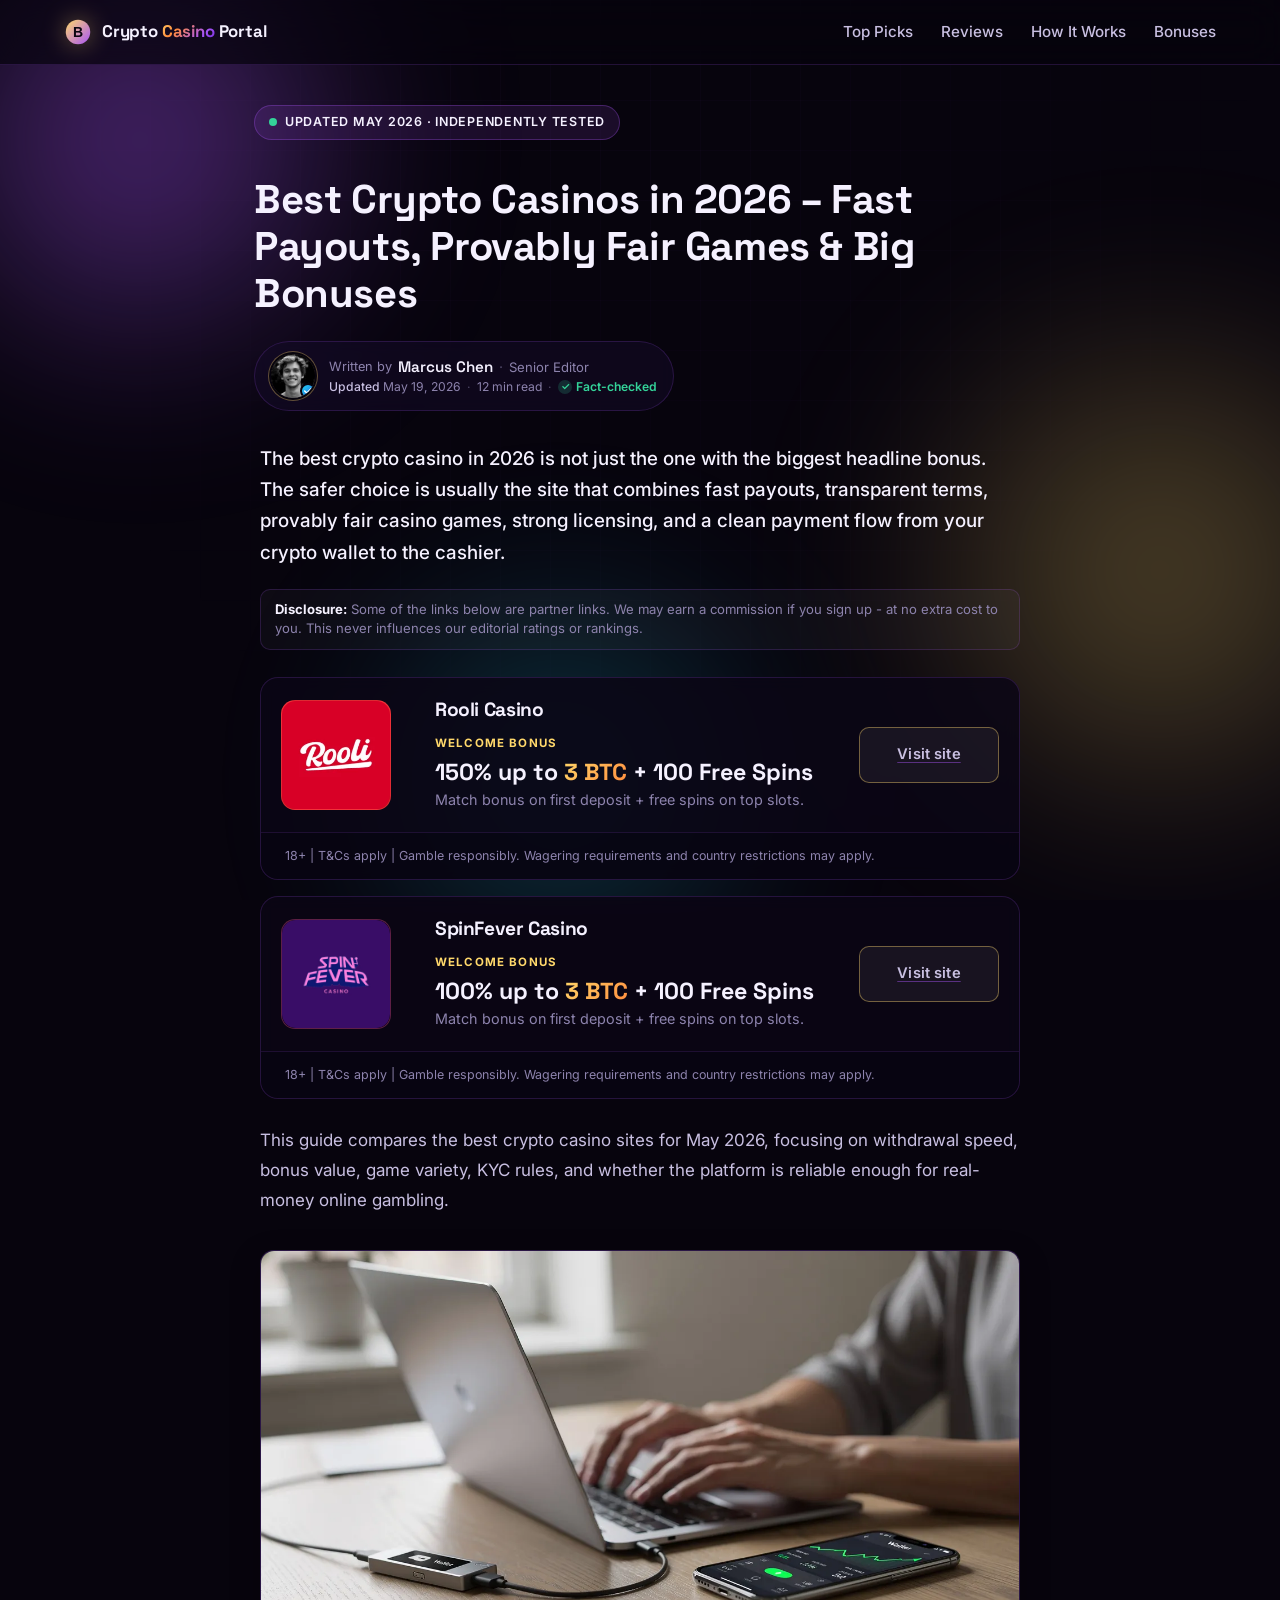
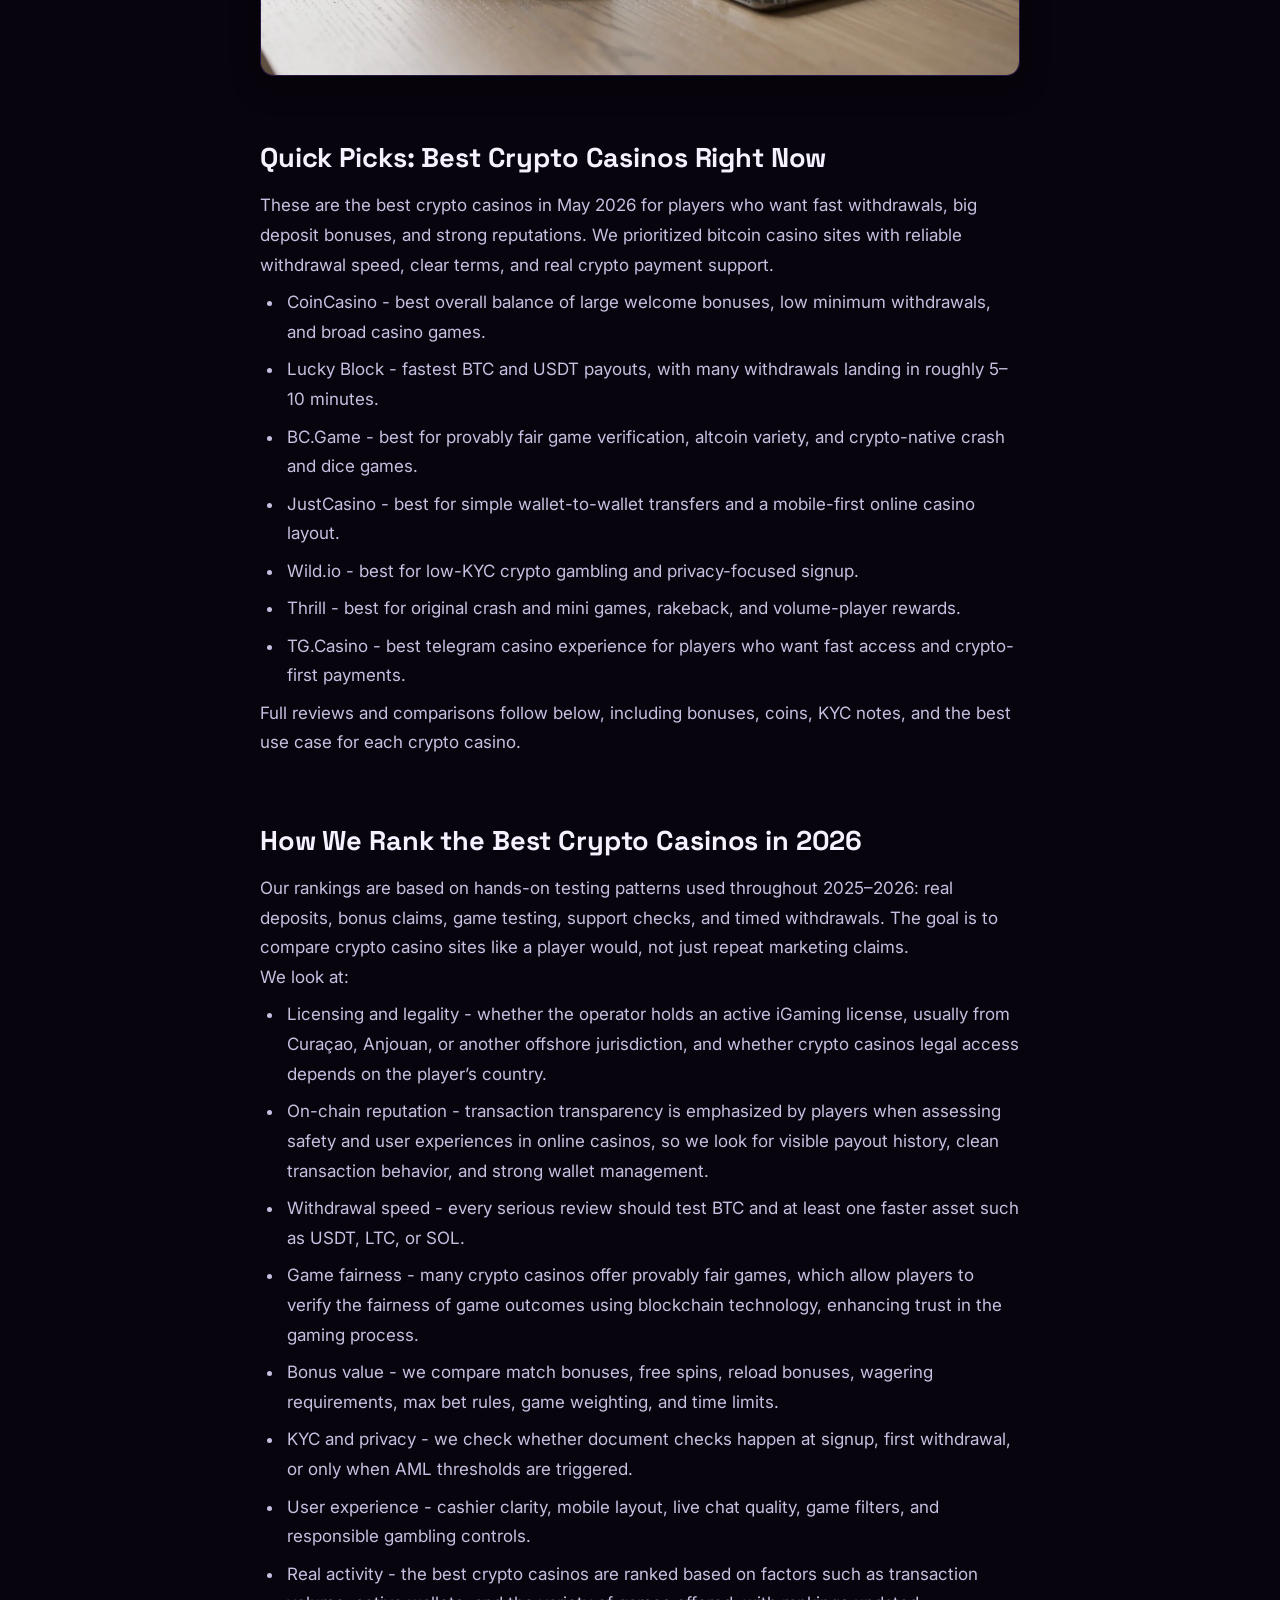
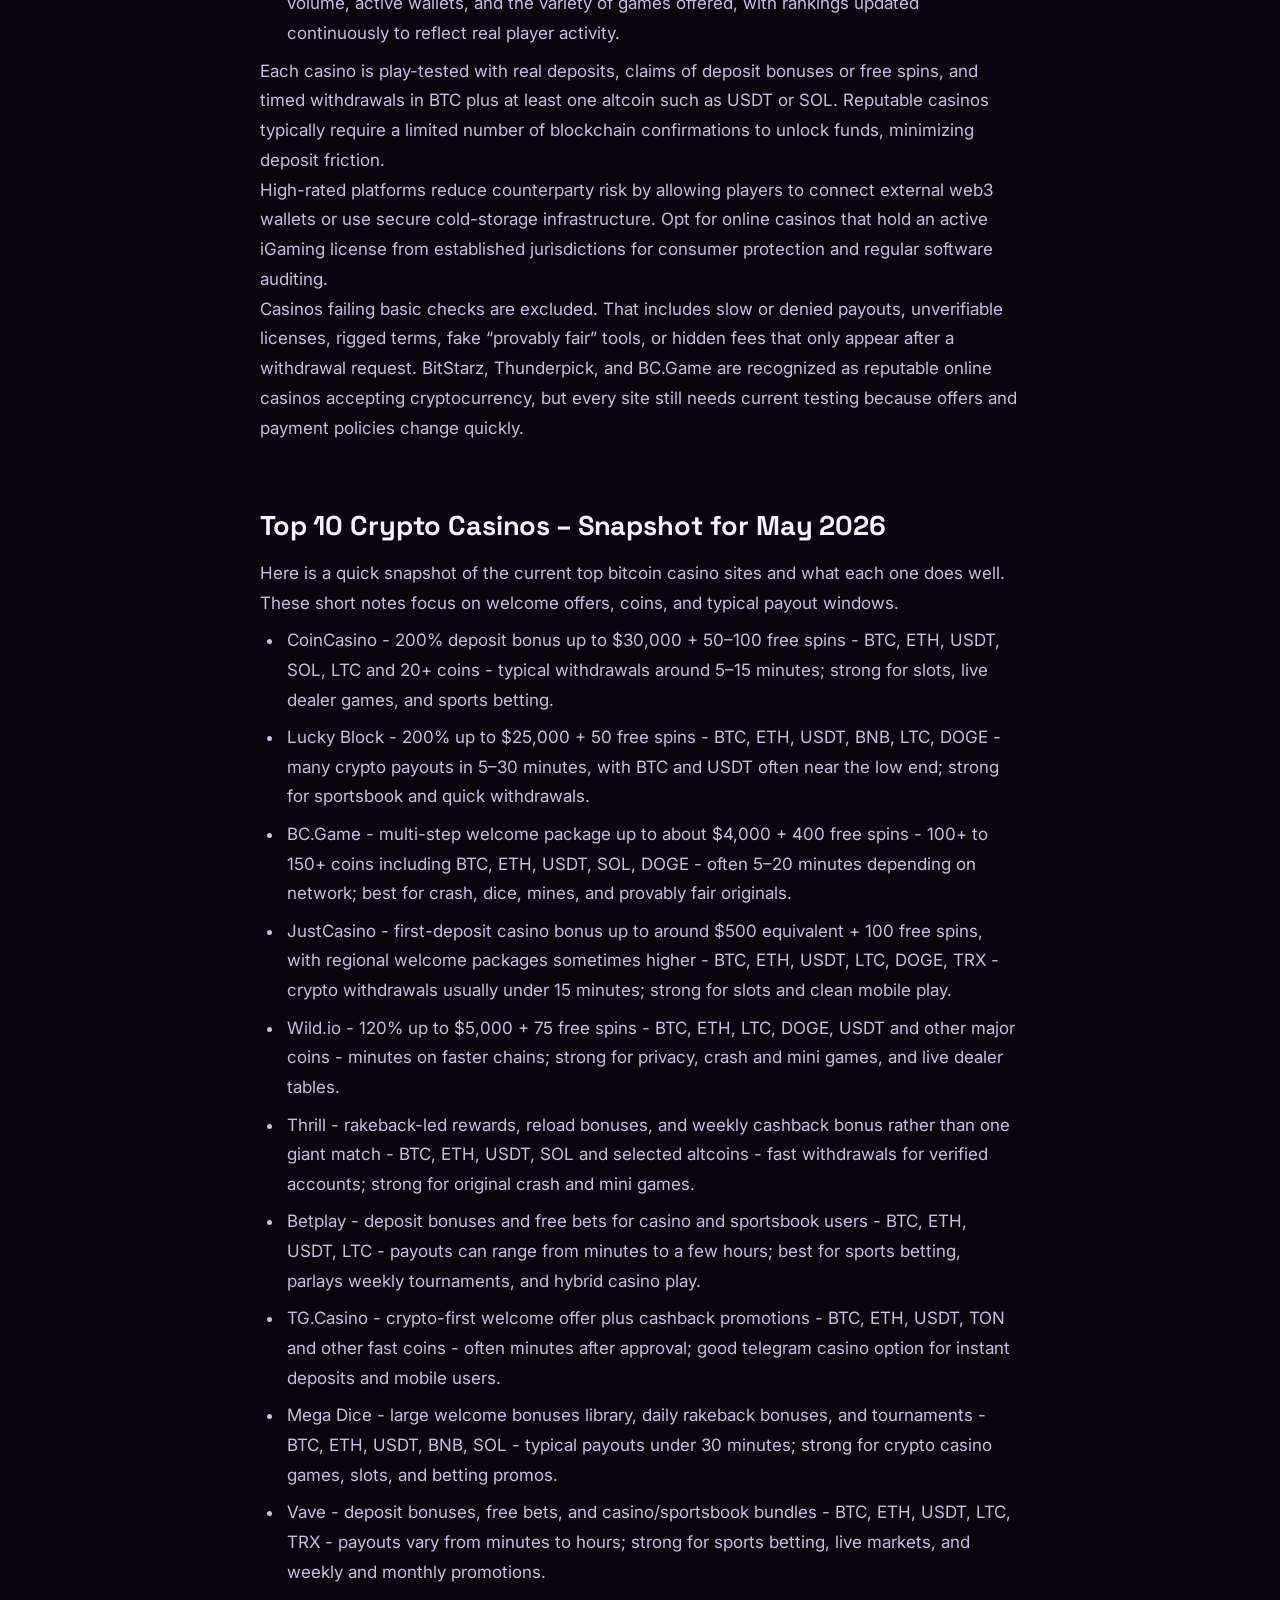
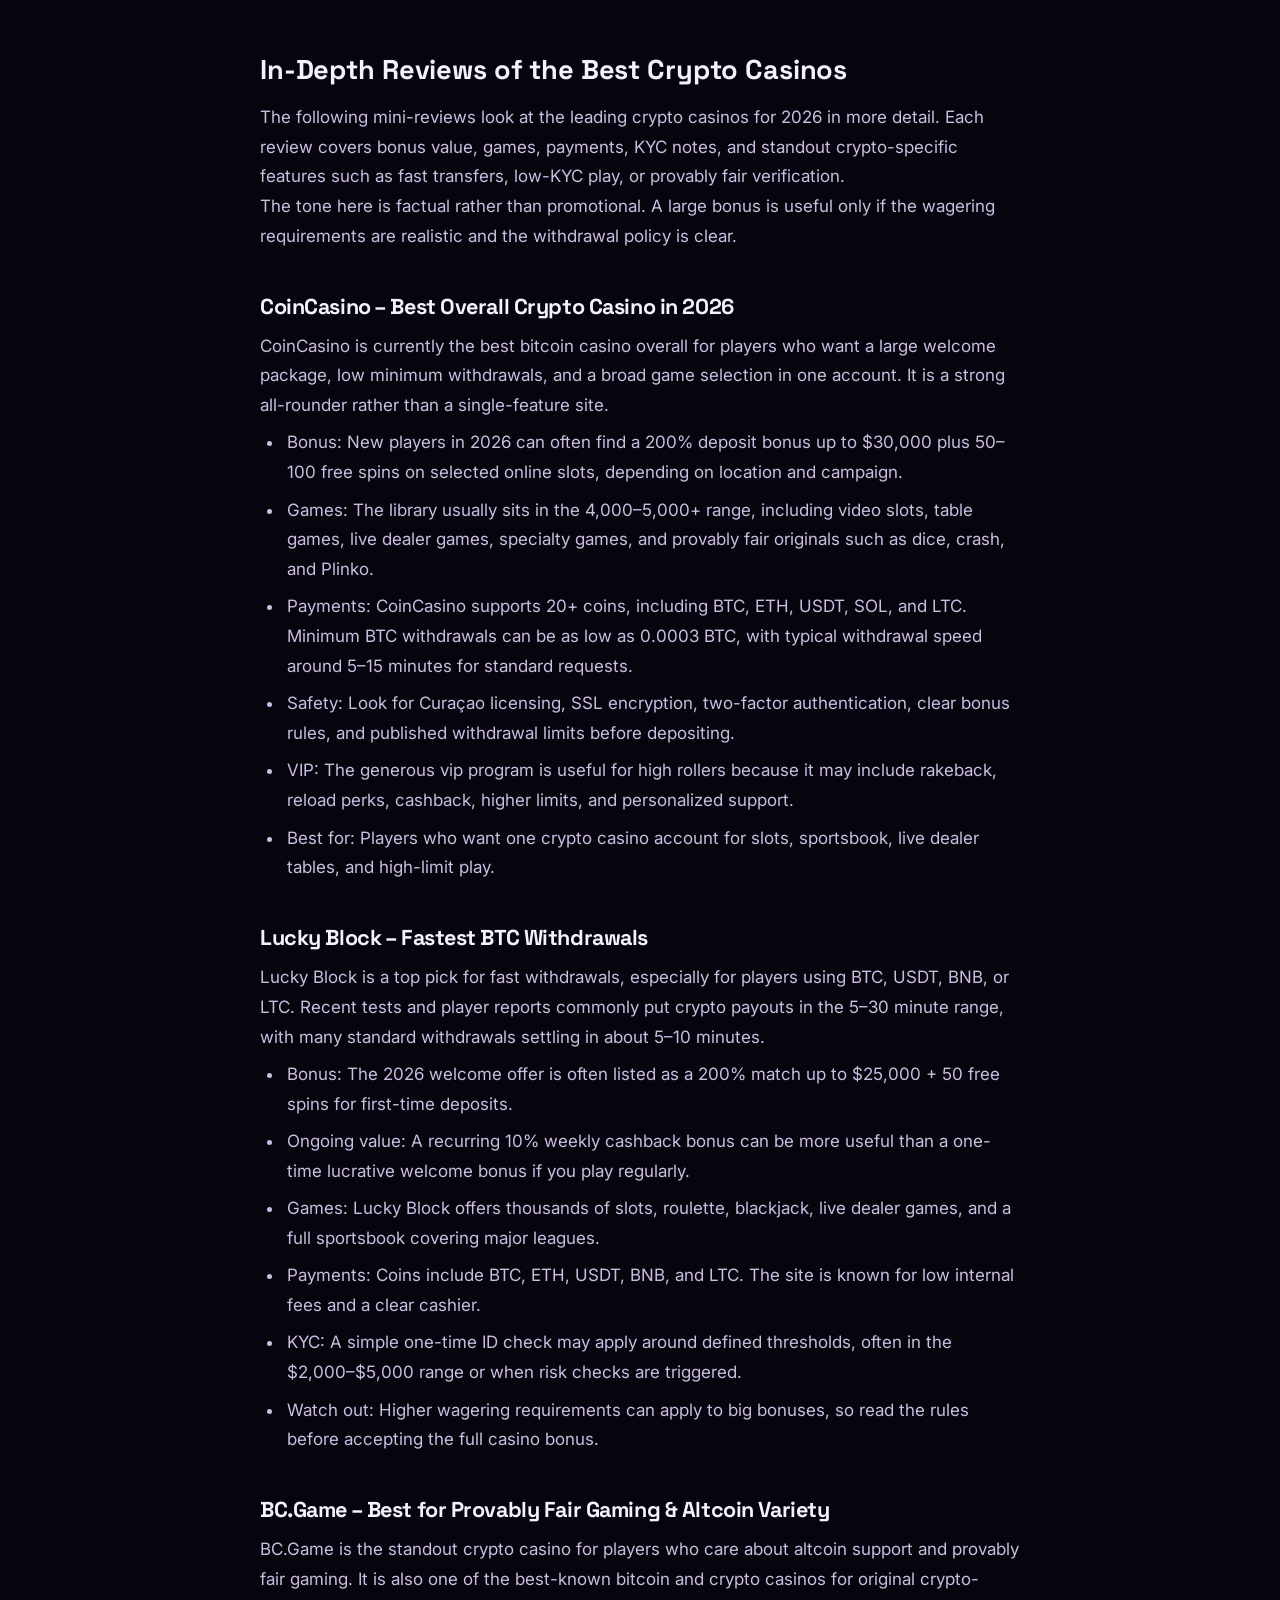
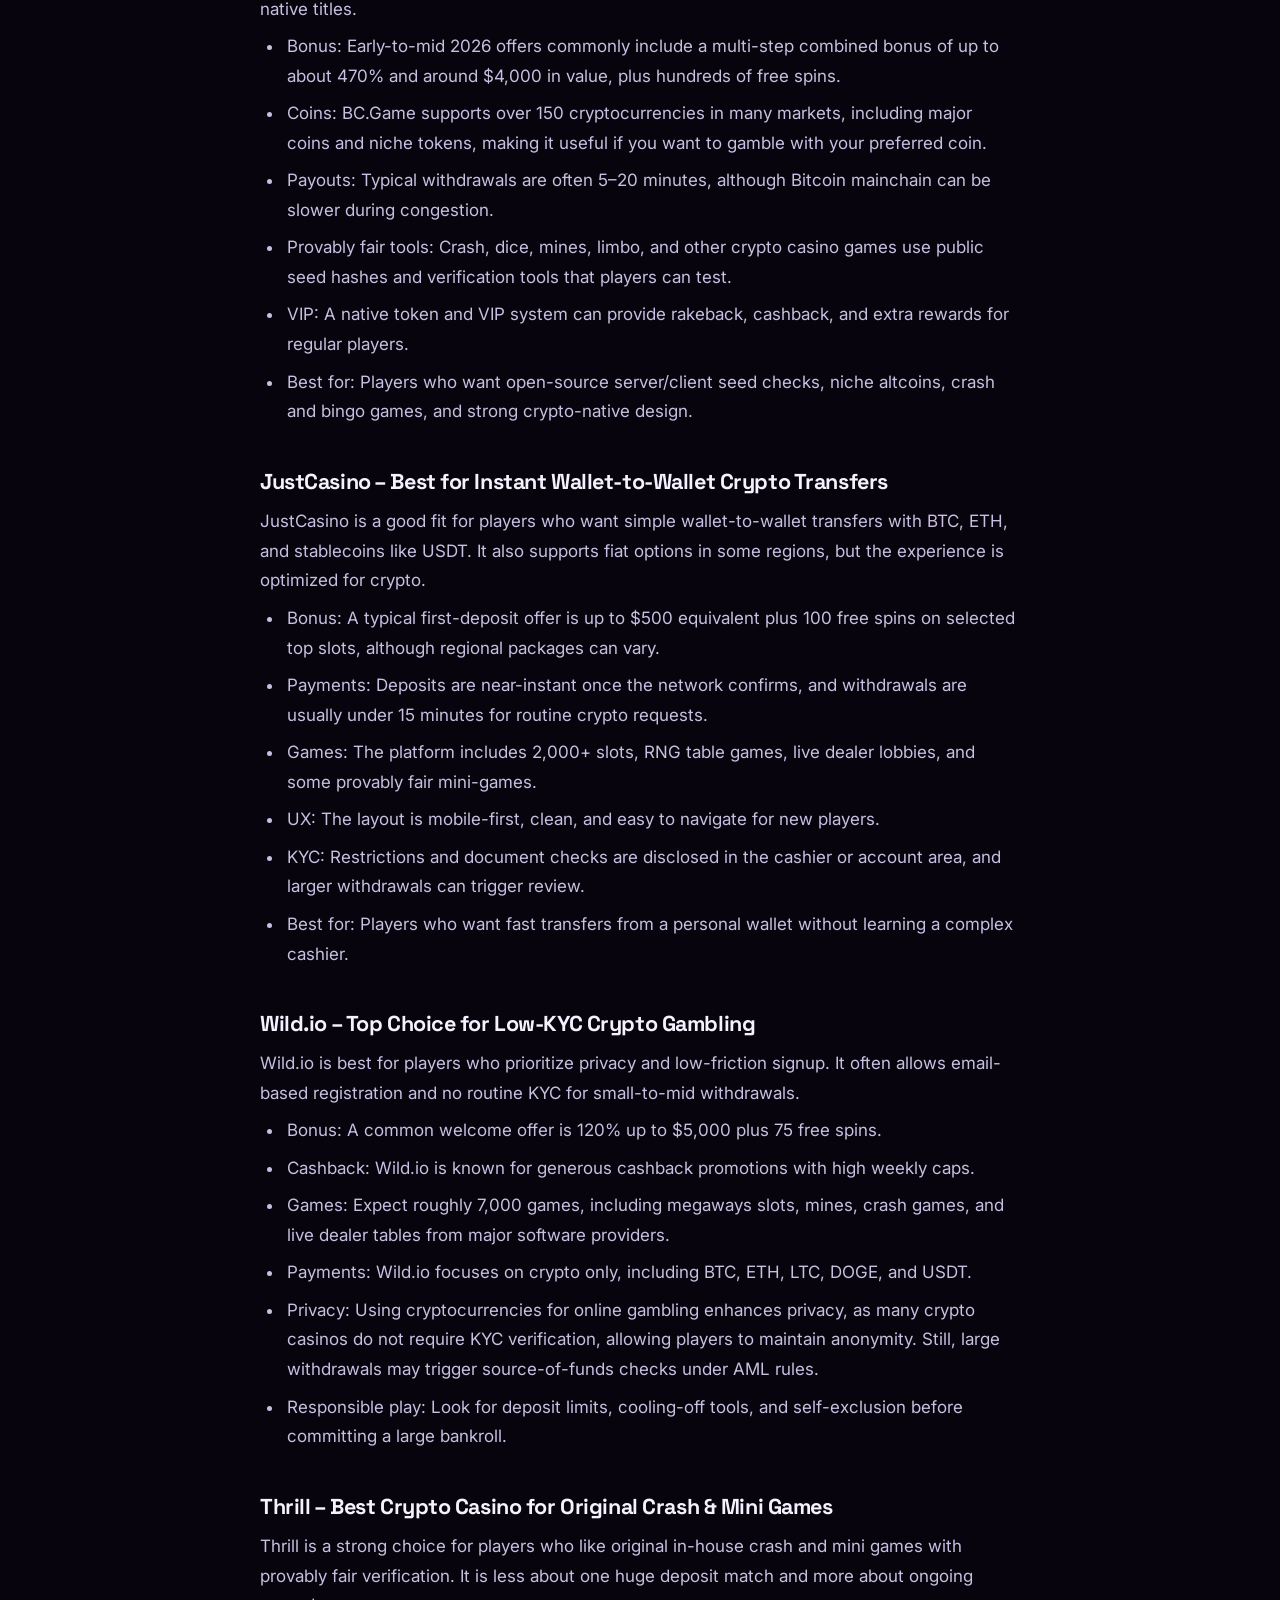
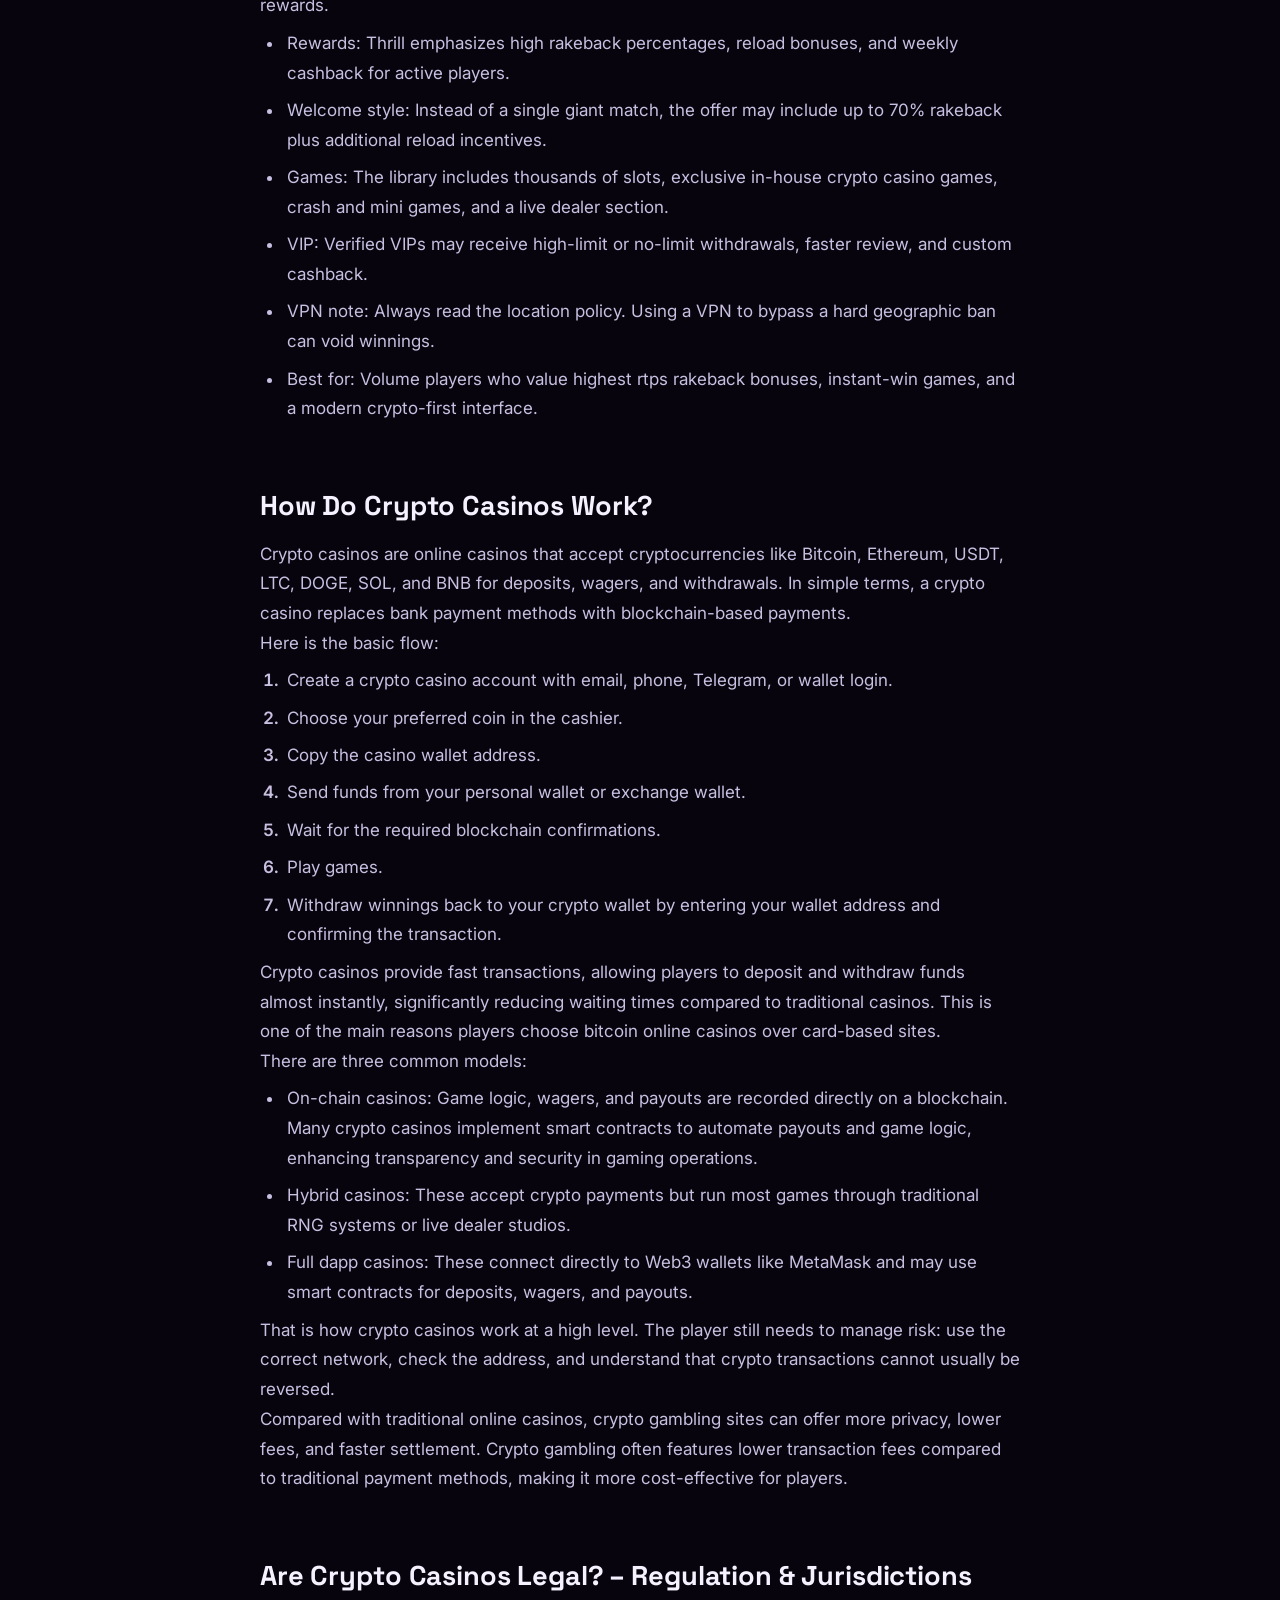
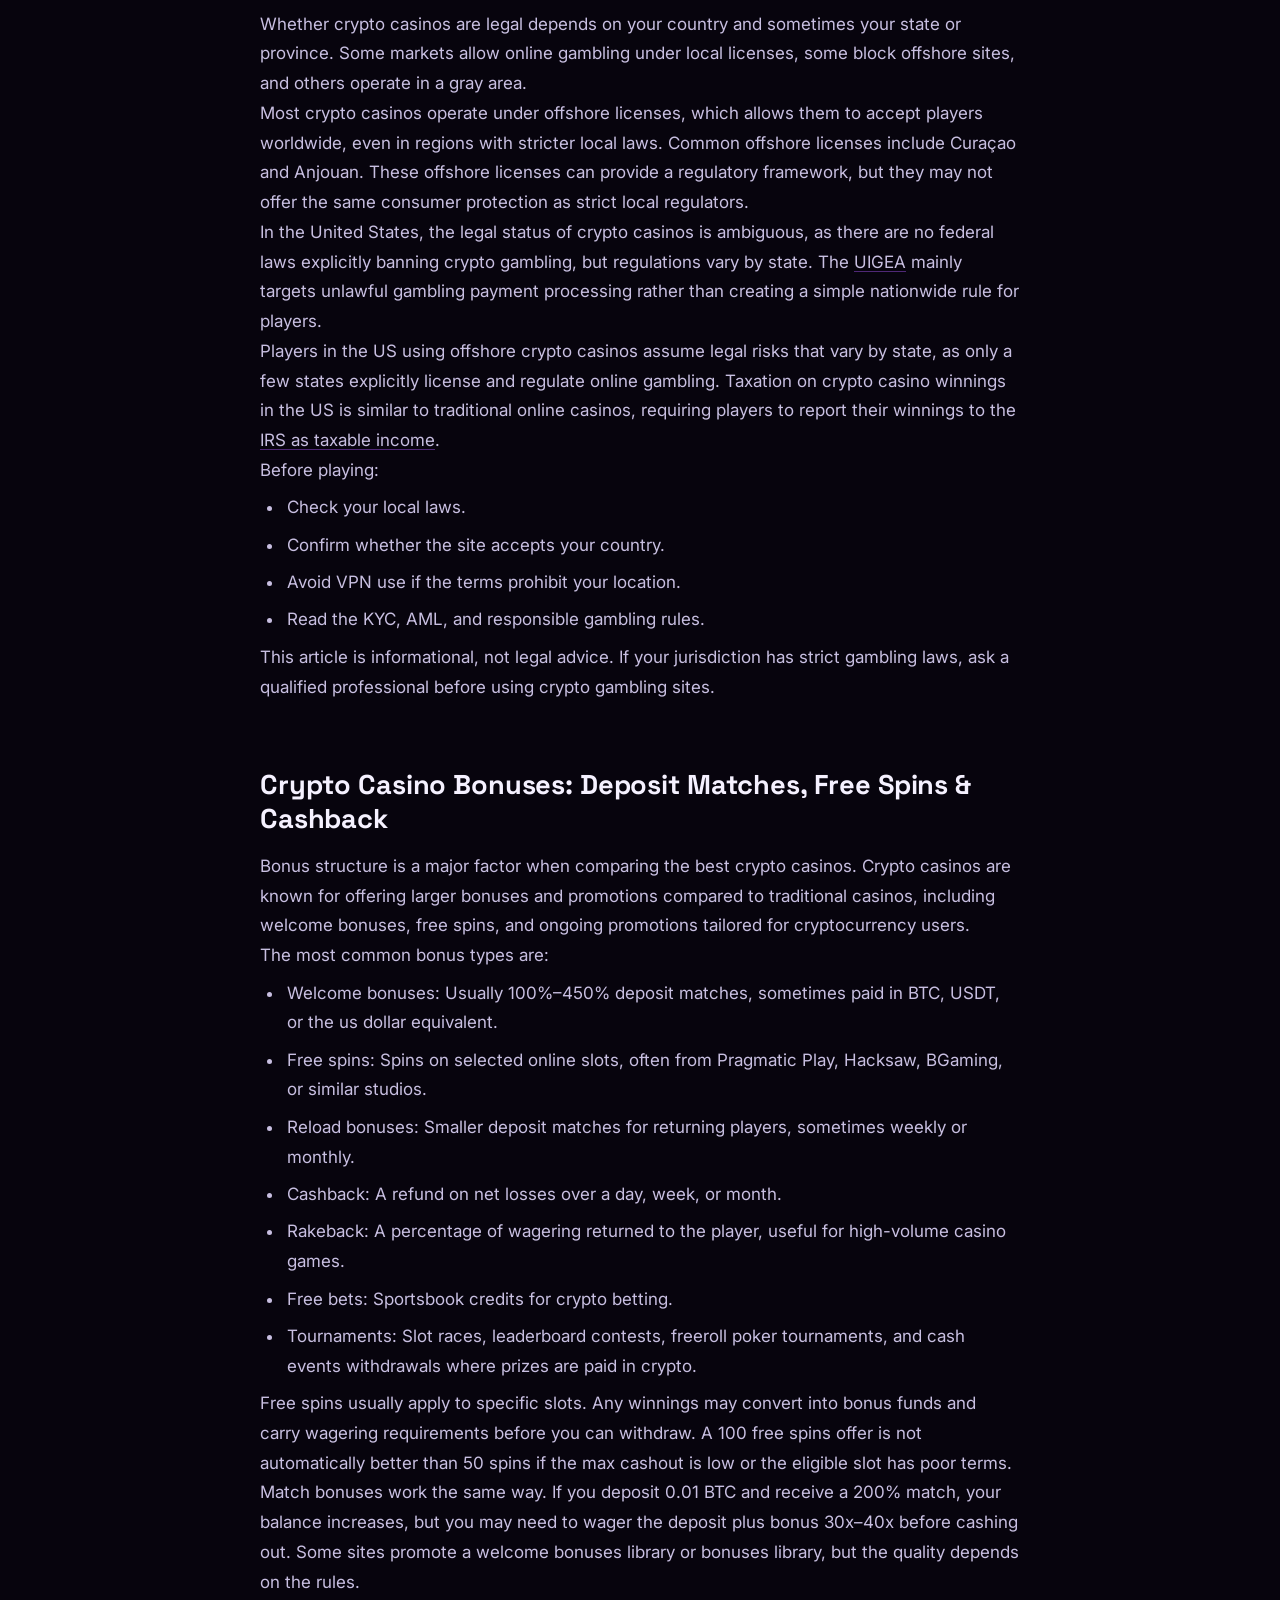
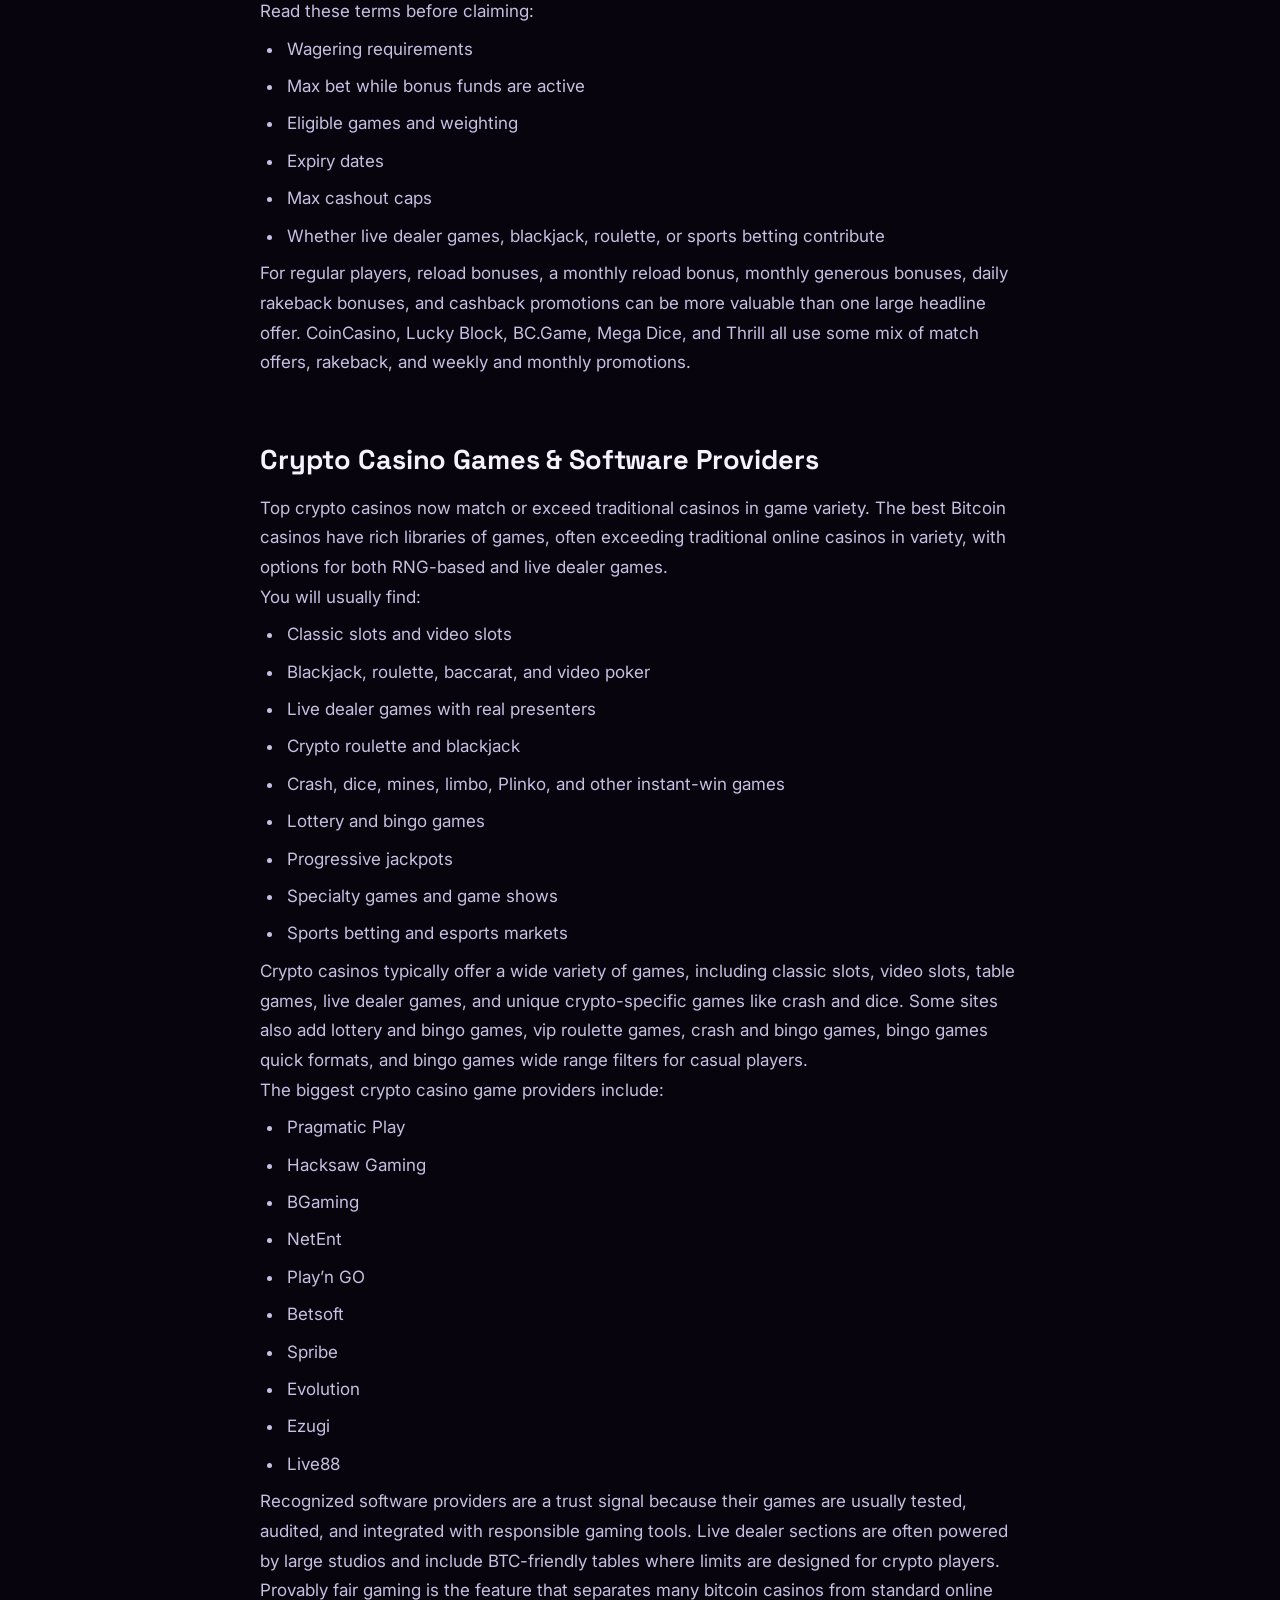
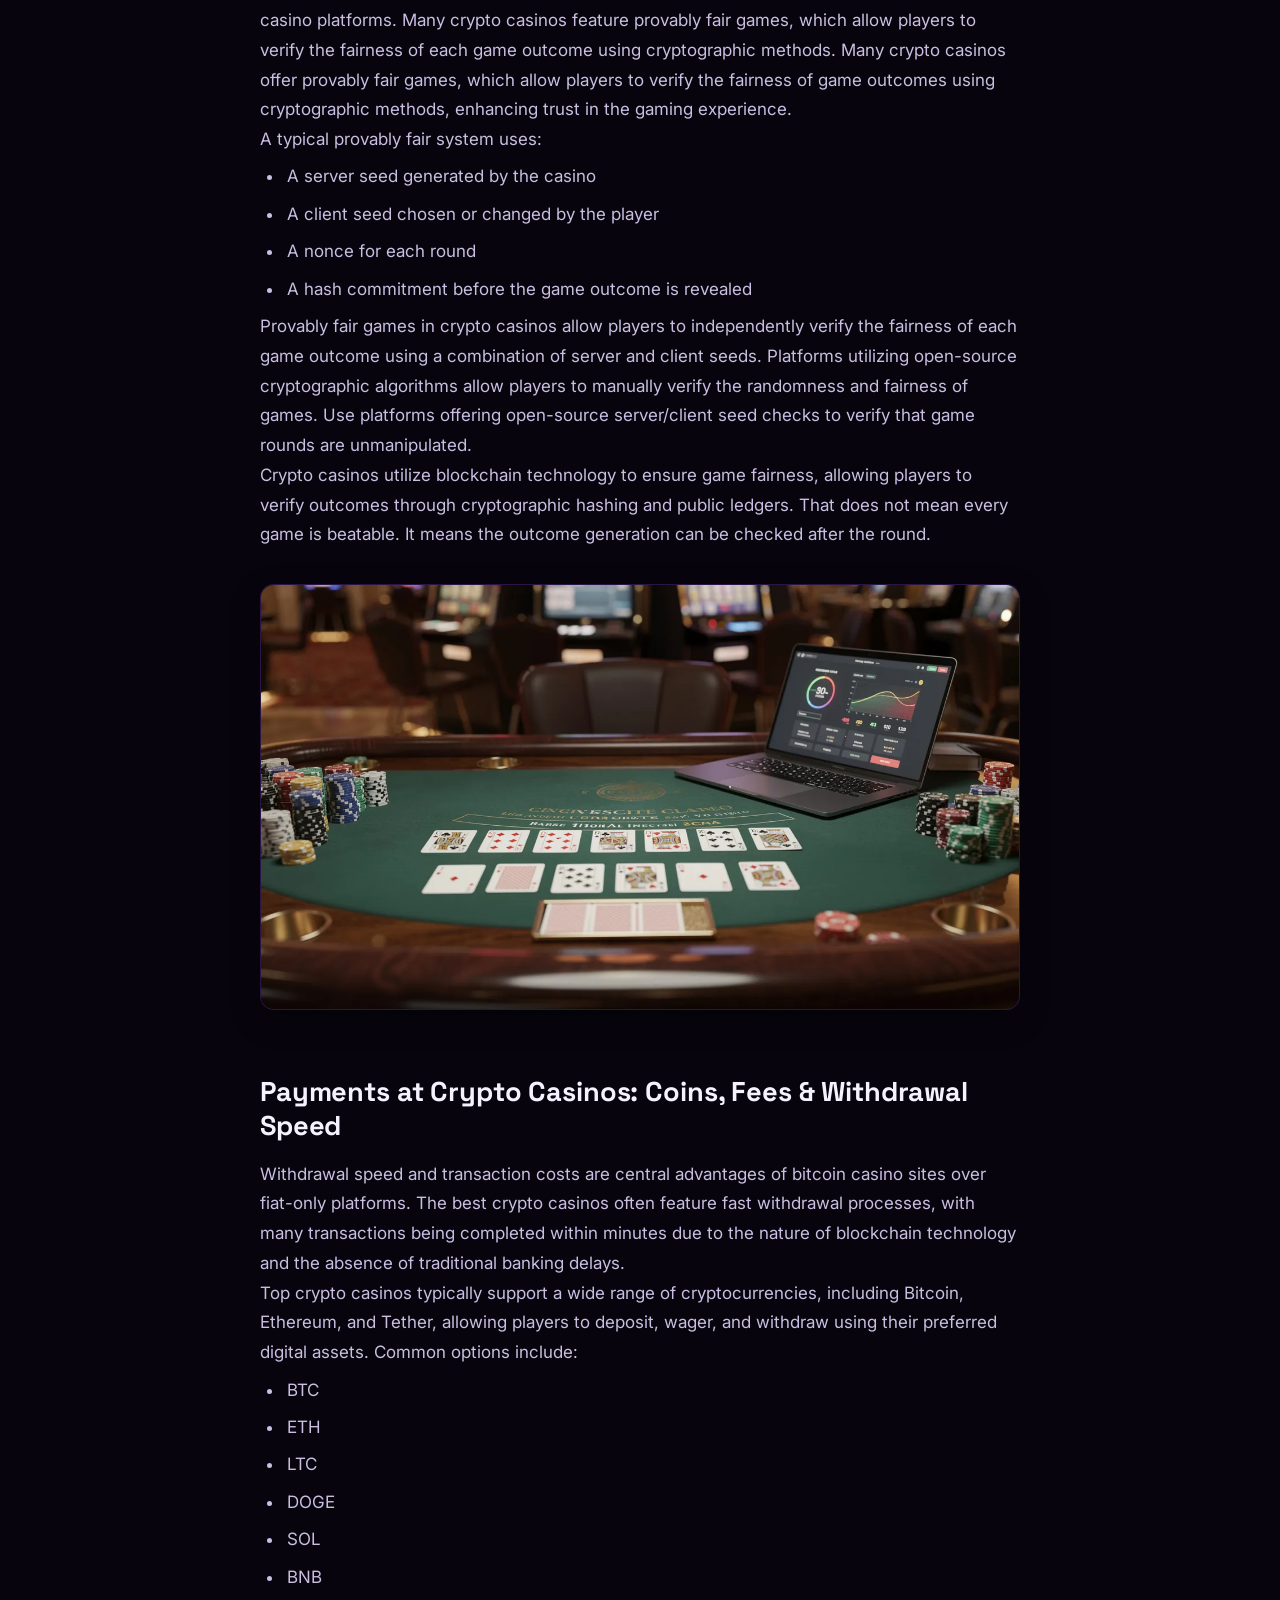
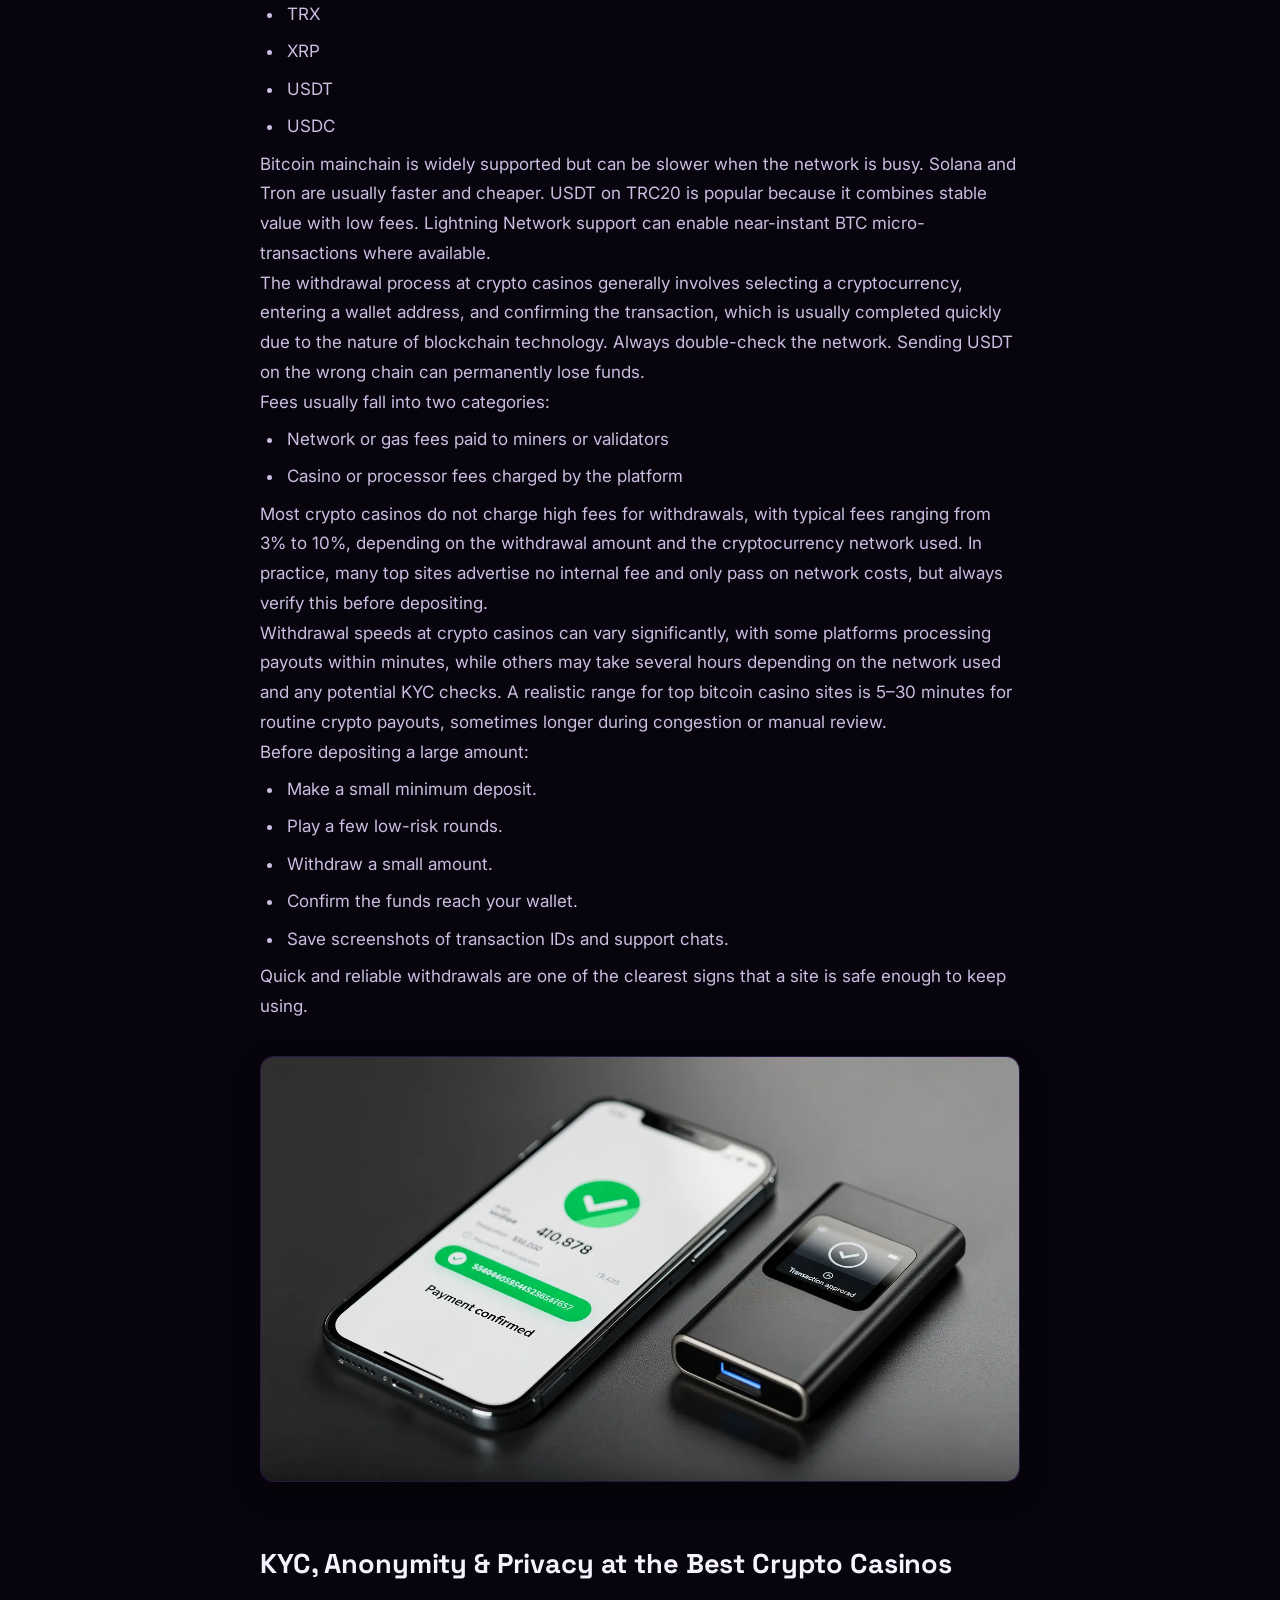
<file: best-crypto/index.html>
<!DOCTYPE html>
<html lang="en">
<head>
  <meta charset="UTF-8" />
  <meta name="viewport" content="width=device-width, initial-scale=1.0" />
  <meta http-equiv="X-UA-Compatible" content="IE=edge" />

  <title>Best Crypto Casinos in 2026</title>
  <meta name="description" content="Independent guide to the best crypto casino sites in 2026, with reviews of payouts, provably fair games, bonuses and licensing." />
  <link rel="canonical" href="https://portal.resemble.ai/best-crypto/" />

  <!-- Favicon -->
  <link rel="icon" type="image/svg+xml" href="/assets/images/favicon.svg" />
  <link rel="apple-touch-icon" href="/assets/images/favicon.svg" />

  <!-- Preconnect & fonts -->
  <link rel="preconnect" href="https://fonts.googleapis.com" />
  <link rel="preconnect" href="https://fonts.gstatic.com" crossorigin />
  <link href="https://fonts.googleapis.com/css2?family=Inter:wght@300;400;500;600;700;800;900&family=Space+Grotesk:wght@500;600;700&display=swap" rel="stylesheet" />

  <!-- Stylesheet -->
  <link rel="stylesheet" href="/assets/css/styles.css" />
</head>
<body>

  <!-- Header -->
  <header class="site-header" id="top">
    <div class="container header-inner">
      <a href="/best-crypto/" class="brand" aria-label="Portal">
        <span class="brand-mark" aria-hidden="true">
          <svg viewBox="0 0 32 32" width="28" height="28" xmlns="http://www.w3.org/2000/svg">
            <defs>
              <linearGradient id="lg" x1="0" y1="0" x2="1" y2="1">
                <stop offset="0" stop-color="#FFD86B"/>
                <stop offset="1" stop-color="#A855F7"/>
              </linearGradient>
            </defs>
            <circle cx="16" cy="16" r="14" fill="url(#lg)"/>
            <text x="16" y="22" text-anchor="middle" font-family="Arial, Helvetica, sans-serif" font-weight="900" font-size="16" fill="#0b0612">B</text>
          </svg>
        </span>
        <span class="brand-name">Crypto<span class="brand-name--accent"> Casino</span> Portal</span>
      </a>

      <nav class="primary-nav" aria-label="Primary">
        <a href="#picks">Top Picks</a>
        <a href="#reviews">Reviews</a>
        <a href="#how-it-works">How It Works</a>
        <a href="#bonuses">Bonuses</a>
      </nav>

      <button class="nav-toggle" aria-label="Toggle navigation" aria-expanded="false" aria-controls="mobile-nav">
        <span></span><span></span><span></span>
      </button>
    </div>
    <div class="mobile-nav" id="mobile-nav" hidden>
      <a href="#picks">Top Picks</a>
      <a href="#reviews">Reviews</a>
      <a href="#how-it-works">How It Works</a>
      <a href="#bonuses">Bonuses</a>
    </div>
  </header>

  <main>
    <article class="post">
      <div class="container post-container">

        <!-- Post header: eyebrow, title, author meta -->
        <header class="post-header">
          <span class="eyebrow">
            <span class="pulse-dot"></span>
            Updated May 2026 · Independently tested
          </span>

          <h1 class="post-title">Best Crypto Casinos in 2026 &ndash; Fast Payouts, Provably Fair Games &amp; Big Bonuses</h1>

          <aside class="author-box">
            <div class="author-avatar">
              <img src="/assets/images/120.jpeg" alt="Marcus Chen" width="48" height="48" loading="lazy" decoding="async" />
              <span class="author-verified" title="Verified expert author" aria-label="Verified">
                <svg viewBox="0 0 24 24" width="10" height="10" fill="none" stroke="currentColor" stroke-width="3.5" stroke-linecap="round" stroke-linejoin="round" aria-hidden="true"><polyline points="20 6 9 17 4 12"/></svg>
              </span>
            </div>
            <div class="author-main">
              <div class="author-line">
                <span class="author-by">Written by</span>
                <span class="author-name">Marcus Chen</span>
                <span class="dot">·</span>
                <span class="author-role">Senior Editor</span>
              </div>
              <div class="author-meta-line">
                <span><strong>Updated</strong> May 19, 2026</span>
                <span class="dot">·</span>
                <span>12 min read</span>
                <span class="dot">·</span>
                <span class="fact-checked"><span aria-hidden="true">✓</span> Fact-checked</span>
              </div>
            </div>
          </aside>
        </header>

        <!-- Post body: article content (verbatim from content.html, with local images) -->
        <div class="post-body">

          <p class="post-lead">The best crypto casino in 2026 is not just the one with the biggest headline bonus. The safer choice is usually the site that combines fast payouts, transparent terms, provably fair casino games, strong licensing, and a clean payment flow from your crypto wallet to the cashier.</p>

          <p class="disclosure-notice">
            <strong>Disclosure:</strong> Some of the links below are partner links. We may earn a commission if you sign up - at no extra cost to you. This never influences our editorial ratings or rankings.
          </p>

          <div class="bonus-stack" id="top-bonuses">
            <article class="bonus-row">
              <div class="bonus-row-top">
                <div class="bonus-logo bonus-logo--rooli">
                  <img src="/assets/images/rooli.webp" alt="Rooli Casino logo" width="100" height="100" loading="lazy" decoding="async" />
                </div>
                <div class="bonus-row-info">
                  <h3>Rooli Casino</h3>
                  <span class="bonus-row-label">Welcome Bonus</span>
                  <p class="bonus-row-headline">150% up to <strong>3 BTC</strong> + 100 Free Spins</p>
                  <p class="bonus-row-desc">Match bonus on first deposit + free spins on top slots.</p>
                </div>
                <div class="bonus-row-cta">
                  <a href="https://walktrail.com/MgMsNSzQ?brand=rooli" class="btn-claim" target="_blank" rel="sponsored noopener nofollow">Visit site</a>
                </div>
              </div>
              <div class="bonus-row-disclaimer">18+ | T&amp;Cs apply | Gamble responsibly. Wagering requirements and country restrictions may apply.</div>
            </article>

            <article class="bonus-row">
              <div class="bonus-row-top">
                <div class="bonus-logo bonus-logo--spinfever">
                  <img src="/assets/images/spinfever.webp" alt="SpinFever Casino logo" width="100" height="100" loading="lazy" decoding="async" />
                </div>
                <div class="bonus-row-info">
                  <h3>SpinFever Casino</h3>
                  <span class="bonus-row-label">Welcome Bonus</span>
                  <p class="bonus-row-headline">100% up to <strong>3 BTC</strong> + 100 Free Spins</p>
                  <p class="bonus-row-desc">Match bonus on first deposit + free spins on top slots.</p>
                </div>
                <div class="bonus-row-cta">
                  <a href="https://walktrail.com/MgMsNSzQ?brand=deeplogic" class="btn-claim" target="_blank" rel="sponsored noopener nofollow">Visit site</a>
                </div>
              </div>
              <div class="bonus-row-disclaimer">18+ | T&amp;Cs apply | Gamble responsibly. Wagering requirements and country restrictions may apply.</div>
            </article>
          </div>

          <p>This guide compares the best crypto casino sites for May 2026, focusing on withdrawal speed, bonus value, game variety, KYC rules, and whether the platform is reliable enough for real-money online gambling.</p>

          <figure class="post-figure">
            <img src="/assets/images/crypto-wallet-laptop.png" alt="A person is sitting at a table, focused on their laptop, with a hardware crypto wallet and a smartphone nearby, illustrating the integration of technology in online gambling and crypto transactions. This setup symbolizes the convenience of managing a crypto casino account and accessing various casino games, including provably fair casino games, from the comfort of home." width="1280" height="720" loading="lazy" decoding="async" />
          </figure>

          <h2 id="picks">Quick Picks: Best Crypto Casinos Right Now</h2>
          <p>These are the best crypto casinos in May 2026 for players who want fast withdrawals, big deposit bonuses, and strong reputations. We prioritized bitcoin casino sites with reliable withdrawal speed, clear terms, and real crypto payment support.</p>
          <ul>
            <li>CoinCasino - best overall balance of large welcome bonuses, low minimum withdrawals, and broad casino games.</li>
            <li>Lucky Block - fastest BTC and USDT payouts, with many withdrawals landing in roughly 5&ndash;10 minutes.</li>
            <li>BC.Game - best for provably fair game verification, altcoin variety, and crypto-native crash and dice games.</li>
            <li>JustCasino - best for simple wallet-to-wallet transfers and a mobile-first online casino layout.</li>
            <li>Wild.io - best for low-KYC crypto gambling and privacy-focused signup.</li>
            <li>Thrill - best for original crash and mini games, rakeback, and volume-player rewards.</li>
            <li>TG.Casino - best telegram casino experience for players who want fast access and crypto-first payments.</li>
          </ul>
          <p>Full reviews and comparisons follow below, including bonuses, coins, KYC notes, and the best use case for each crypto casino.</p>

          <h2>How We Rank the Best Crypto Casinos in 2026</h2>
          <p>Our rankings are based on hands-on testing patterns used throughout 2025&ndash;2026: real deposits, bonus claims, game testing, support checks, and timed withdrawals. The goal is to compare crypto casino sites like a player would, not just repeat marketing claims.</p>
          <p>We look at:</p>
          <ul>
            <li>Licensing and legality - whether the operator holds an active iGaming license, usually from Cura&ccedil;ao, Anjouan, or another offshore jurisdiction, and whether crypto casinos legal access depends on the player&rsquo;s country.</li>
            <li>On-chain reputation - transaction transparency is emphasized by players when assessing safety and user experiences in online casinos, so we look for visible payout history, clean transaction behavior, and strong wallet management.</li>
            <li>Withdrawal speed - every serious review should test BTC and at least one faster asset such as USDT, LTC, or SOL.</li>
            <li>Game fairness - many crypto casinos offer provably fair games, which allow players to verify the fairness of game outcomes using blockchain technology, enhancing trust in the gaming process.</li>
            <li>Bonus value - we compare match bonuses, free spins, reload bonuses, wagering requirements, max bet rules, game weighting, and time limits.</li>
            <li>KYC and privacy - we check whether document checks happen at signup, first withdrawal, or only when AML thresholds are triggered.</li>
            <li>User experience - cashier clarity, mobile layout, live chat quality, game filters, and responsible gambling controls.</li>
            <li>Real activity - the best crypto casinos are ranked based on factors such as transaction volume, active wallets, and the variety of games offered, with rankings updated continuously to reflect real player activity.</li>
          </ul>
          <p>Each casino is play-tested with real deposits, claims of deposit bonuses or free spins, and timed withdrawals in BTC plus at least one altcoin such as USDT or SOL. Reputable casinos typically require a limited number of blockchain confirmations to unlock funds, minimizing deposit friction.</p>
          <p>High-rated platforms reduce counterparty risk by allowing players to connect external web3 wallets or use secure cold-storage infrastructure. Opt for online casinos that hold an active iGaming license from established jurisdictions for consumer protection and regular software auditing.</p>
          <p>Casinos failing basic checks are excluded. That includes slow or denied payouts, unverifiable licenses, rigged terms, fake &ldquo;provably fair&rdquo; tools, or hidden fees that only appear after a withdrawal request. BitStarz, Thunderpick, and BC.Game are recognized as reputable online casinos accepting cryptocurrency, but every site still needs current testing because offers and payment policies change quickly.</p>

          <h2>Top 10 Crypto Casinos &ndash; Snapshot for May 2026</h2>
          <p>Here is a quick snapshot of the current top bitcoin casino sites and what each one does well. These short notes focus on welcome offers, coins, and typical payout windows.</p>
          <ul>
            <li>CoinCasino - 200% deposit bonus up to $30,000 + 50&ndash;100 free spins - BTC, ETH, USDT, SOL, LTC and 20+ coins - typical withdrawals around 5&ndash;15 minutes; strong for slots, live dealer games, and sports betting.</li>
            <li>Lucky Block - 200% up to $25,000 + 50 free spins - BTC, ETH, USDT, BNB, LTC, DOGE - many crypto payouts in 5&ndash;30 minutes, with BTC and USDT often near the low end; strong for sportsbook and quick withdrawals.</li>
            <li>BC.Game - multi-step welcome package up to about $4,000 + 400 free spins - 100+ to 150+ coins including BTC, ETH, USDT, SOL, DOGE - often 5&ndash;20 minutes depending on network; best for crash, dice, mines, and provably fair originals.</li>
            <li>JustCasino - first-deposit casino bonus up to around $500 equivalent + 100 free spins, with regional welcome packages sometimes higher - BTC, ETH, USDT, LTC, DOGE, TRX - crypto withdrawals usually under 15 minutes; strong for slots and clean mobile play.</li>
            <li>Wild.io - 120% up to $5,000 + 75 free spins - BTC, ETH, LTC, DOGE, USDT and other major coins - minutes on faster chains; strong for privacy, crash and mini games, and live dealer tables.</li>
            <li>Thrill - rakeback-led rewards, reload bonuses, and weekly cashback bonus rather than one giant match - BTC, ETH, USDT, SOL and selected altcoins - fast withdrawals for verified accounts; strong for original crash and mini games.</li>
            <li>Betplay - deposit bonuses and free bets for casino and sportsbook users - BTC, ETH, USDT, LTC - payouts can range from minutes to a few hours; best for sports betting, parlays weekly tournaments, and hybrid casino play.</li>
            <li>TG.Casino - crypto-first welcome offer plus cashback promotions - BTC, ETH, USDT, TON and other fast coins - often minutes after approval; good telegram casino option for instant deposits and mobile users.</li>
            <li>Mega Dice - large welcome bonuses library, daily rakeback bonuses, and tournaments - BTC, ETH, USDT, BNB, SOL - typical payouts under 30 minutes; strong for crypto casino games, slots, and betting promos.</li>
            <li>Vave - deposit bonuses, free bets, and casino/sportsbook bundles - BTC, ETH, USDT, LTC, TRX - payouts vary from minutes to hours; strong for sports betting, live markets, and weekly and monthly promotions.</li>
          </ul>

          <h2 id="reviews">In-Depth Reviews of the Best Crypto Casinos</h2>
          <p>The following mini-reviews look at the leading crypto casinos for 2026 in more detail. Each review covers bonus value, games, payments, KYC notes, and standout crypto-specific features such as fast transfers, low-KYC play, or provably fair verification.</p>
          <p>The tone here is factual rather than promotional. A large bonus is useful only if the wagering requirements are realistic and the withdrawal policy is clear.</p>

          <h3>CoinCasino &ndash; Best Overall Crypto Casino in 2026</h3>
          <p>CoinCasino is currently the best bitcoin casino overall for players who want a large welcome package, low minimum withdrawals, and a broad game selection in one account. It is a strong all-rounder rather than a single-feature site.</p>
          <ul>
            <li>Bonus: New players in 2026 can often find a 200% deposit bonus up to $30,000 plus 50&ndash;100 free spins on selected online slots, depending on location and campaign.</li>
            <li>Games: The library usually sits in the 4,000&ndash;5,000+ range, including video slots, table games, live dealer games, specialty games, and provably fair originals such as dice, crash, and Plinko.</li>
            <li>Payments: CoinCasino supports 20+ coins, including BTC, ETH, USDT, SOL, and LTC. Minimum BTC withdrawals can be as low as 0.0003 BTC, with typical withdrawal speed around 5&ndash;15 minutes for standard requests.</li>
            <li>Safety: Look for Cura&ccedil;ao licensing, SSL encryption, two-factor authentication, clear bonus rules, and published withdrawal limits before depositing.</li>
            <li>VIP: The generous vip program is useful for high rollers because it may include rakeback, reload perks, cashback, higher limits, and personalized support.</li>
            <li>Best for: Players who want one crypto casino account for slots, sportsbook, live dealer tables, and high-limit play.</li>
          </ul>

          <h3>Lucky Block &ndash; Fastest BTC Withdrawals</h3>
          <p>Lucky Block is a top pick for fast withdrawals, especially for players using BTC, USDT, BNB, or LTC. Recent tests and player reports commonly put crypto payouts in the 5&ndash;30 minute range, with many standard withdrawals settling in about 5&ndash;10 minutes.</p>
          <ul>
            <li>Bonus: The 2026 welcome offer is often listed as a 200% match up to $25,000 + 50 free spins for first-time deposits.</li>
            <li>Ongoing value: A recurring 10% weekly cashback bonus can be more useful than a one-time lucrative welcome bonus if you play regularly.</li>
            <li>Games: Lucky Block offers thousands of slots, roulette, blackjack, live dealer games, and a full sportsbook covering major leagues.</li>
            <li>Payments: Coins include BTC, ETH, USDT, BNB, and LTC. The site is known for low internal fees and a clear cashier.</li>
            <li>KYC: A simple one-time ID check may apply around defined thresholds, often in the $2,000&ndash;$5,000 range or when risk checks are triggered.</li>
            <li>Watch out: Higher wagering requirements can apply to big bonuses, so read the rules before accepting the full casino bonus.</li>
          </ul>

          <h3>BC.Game &ndash; Best for Provably Fair Gaming &amp; Altcoin Variety</h3>
          <p>BC.Game is the standout crypto casino for players who care about altcoin support and provably fair gaming. It is also one of the best-known bitcoin and crypto casinos for original crypto-native titles.</p>
          <ul>
            <li>Bonus: Early-to-mid 2026 offers commonly include a multi-step combined bonus of up to about 470% and around $4,000 in value, plus hundreds of free spins.</li>
            <li>Coins: BC.Game supports over 150 cryptocurrencies in many markets, including major coins and niche tokens, making it useful if you want to gamble with your preferred coin.</li>
            <li>Payouts: Typical withdrawals are often 5&ndash;20 minutes, although Bitcoin mainchain can be slower during congestion.</li>
            <li>Provably fair tools: Crash, dice, mines, limbo, and other crypto casino games use public seed hashes and verification tools that players can test.</li>
            <li>VIP: A native token and VIP system can provide rakeback, cashback, and extra rewards for regular players.</li>
            <li>Best for: Players who want open-source server/client seed checks, niche altcoins, crash and bingo games, and strong crypto-native design.</li>
          </ul>

          <h3>JustCasino &ndash; Best for Instant Wallet-to-Wallet Crypto Transfers</h3>
          <p>JustCasino is a good fit for players who want simple wallet-to-wallet transfers with BTC, ETH, and stablecoins like USDT. It also supports fiat options in some regions, but the experience is optimized for crypto.</p>
          <ul>
            <li>Bonus: A typical first-deposit offer is up to $500 equivalent plus 100 free spins on selected top slots, although regional packages can vary.</li>
            <li>Payments: Deposits are near-instant once the network confirms, and withdrawals are usually under 15 minutes for routine crypto requests.</li>
            <li>Games: The platform includes 2,000+ slots, RNG table games, live dealer lobbies, and some provably fair mini-games.</li>
            <li>UX: The layout is mobile-first, clean, and easy to navigate for new players.</li>
            <li>KYC: Restrictions and document checks are disclosed in the cashier or account area, and larger withdrawals can trigger review.</li>
            <li>Best for: Players who want fast transfers from a personal wallet without learning a complex cashier.</li>
          </ul>

          <h3>Wild.io &ndash; Top Choice for Low-KYC Crypto Gambling</h3>
          <p>Wild.io is best for players who prioritize privacy and low-friction signup. It often allows email-based registration and no routine KYC for small-to-mid withdrawals.</p>
          <ul>
            <li>Bonus: A common welcome offer is 120% up to $5,000 plus 75 free spins.</li>
            <li>Cashback: Wild.io is known for generous cashback promotions with high weekly caps.</li>
            <li>Games: Expect roughly 7,000 games, including megaways slots, mines, crash games, and live dealer tables from major software providers.</li>
            <li>Payments: Wild.io focuses on crypto only, including BTC, ETH, LTC, DOGE, and USDT.</li>
            <li>Privacy: Using cryptocurrencies for online gambling enhances privacy, as many crypto casinos do not require KYC verification, allowing players to maintain anonymity. Still, large withdrawals may trigger source-of-funds checks under AML rules.</li>
            <li>Responsible play: Look for deposit limits, cooling-off tools, and self-exclusion before committing a large bankroll.</li>
          </ul>

          <h3>Thrill &ndash; Best Crypto Casino for Original Crash &amp; Mini Games</h3>
          <p>Thrill is a strong choice for players who like original in-house crash and mini games with provably fair verification. It is less about one huge deposit match and more about ongoing rewards.</p>
          <ul>
            <li>Rewards: Thrill emphasizes high rakeback percentages, reload bonuses, and weekly cashback for active players.</li>
            <li>Welcome style: Instead of a single giant match, the offer may include up to 70% rakeback plus additional reload incentives.</li>
            <li>Games: The library includes thousands of slots, exclusive in-house crypto casino games, crash and mini games, and a live dealer section.</li>
            <li>VIP: Verified VIPs may receive high-limit or no-limit withdrawals, faster review, and custom cashback.</li>
            <li>VPN note: Always read the location policy. Using a VPN to bypass a hard geographic ban can void winnings.</li>
            <li>Best for: Volume players who value highest rtps rakeback bonuses, instant-win games, and a modern crypto-first interface.</li>
          </ul>

          <h2 id="how-it-works">How Do Crypto Casinos Work?</h2>
          <p>Crypto casinos are online casinos that accept cryptocurrencies like Bitcoin, Ethereum, USDT, LTC, DOGE, SOL, and BNB for deposits, wagers, and withdrawals. In simple terms, a crypto casino replaces bank payment methods with blockchain-based payments.</p>
          <p>Here is the basic flow:</p>
          <ol>
            <li>Create a crypto casino account with email, phone, Telegram, or wallet login.</li>
            <li>Choose your preferred coin in the cashier.</li>
            <li>Copy the casino wallet address.</li>
            <li>Send funds from your personal wallet or exchange wallet.</li>
            <li>Wait for the required blockchain confirmations.</li>
            <li>Play games.</li>
            <li>Withdraw winnings back to your crypto wallet by entering your wallet address and confirming the transaction.</li>
          </ol>
          <p>Crypto casinos provide fast transactions, allowing players to deposit and withdraw funds almost instantly, significantly reducing waiting times compared to traditional casinos. This is one of the main reasons players choose bitcoin online casinos over card-based sites.</p>
          <p>There are three common models:</p>
          <ul>
            <li>On-chain casinos: Game logic, wagers, and payouts are recorded directly on a blockchain. Many crypto casinos implement smart contracts to automate payouts and game logic, enhancing transparency and security in gaming operations.</li>
            <li>Hybrid casinos: These accept crypto payments but run most games through traditional RNG systems or live dealer studios.</li>
            <li>Full dapp casinos: These connect directly to Web3 wallets like MetaMask and may use smart contracts for deposits, wagers, and payouts.</li>
          </ul>
          <p>That is how crypto casinos work at a high level. The player still needs to manage risk: use the correct network, check the address, and understand that crypto transactions cannot usually be reversed.</p>
          <p>Compared with traditional online casinos, crypto gambling sites can offer more privacy, lower fees, and faster settlement. Crypto gambling often features lower transaction fees compared to traditional payment methods, making it more cost-effective for players.</p>

          <h2 id="legality">Are Crypto Casinos Legal? &ndash; Regulation &amp; Jurisdictions</h2>
          <p>Whether crypto casinos are legal depends on your country and sometimes your state or province. Some markets allow online gambling under local licenses, some block offshore sites, and others operate in a gray area.</p>
          <p>Most crypto casinos operate under offshore licenses, which allows them to accept players worldwide, even in regions with stricter local laws. Common offshore licenses include Cura&ccedil;ao and Anjouan. These offshore licenses can provide a regulatory framework, but they may not offer the same consumer protection as strict local regulators.</p>
          <p>In the United States, the legal status of crypto casinos is ambiguous, as there are no federal laws explicitly banning crypto gambling, but regulations vary by state. The <a href="https://www.law.cornell.edu/uscode/text/31/subtitle-IV/chapter-53/subchapter-IV" target="_blank" rel="noopener">UIGEA</a> mainly targets unlawful gambling payment processing rather than creating a simple nationwide rule for players.</p>
          <p>Players in the US using offshore crypto casinos assume legal risks that vary by state, as only a few states explicitly license and regulate online gambling. Taxation on crypto casino winnings in the US is similar to traditional online casinos, requiring players to report their winnings to the <a href="https://www.irs.gov/taxtopics/tc419" target="_blank" rel="noopener">IRS as taxable income</a>.</p>
          <p>Before playing:</p>
          <ul>
            <li>Check your local laws.</li>
            <li>Confirm whether the site accepts your country.</li>
            <li>Avoid VPN use if the terms prohibit your location.</li>
            <li>Read the KYC, AML, and responsible gambling rules.</li>
          </ul>
          <p>This article is informational, not legal advice. If your jurisdiction has strict gambling laws, ask a qualified professional before using crypto gambling sites.</p>

          <h2 id="bonuses">Crypto Casino Bonuses: Deposit Matches, Free Spins &amp; Cashback</h2>
          <p>Bonus structure is a major factor when comparing the best crypto casinos. Crypto casinos are known for offering larger bonuses and promotions compared to traditional casinos, including welcome bonuses, free spins, and ongoing promotions tailored for cryptocurrency users.</p>
          <p>The most common bonus types are:</p>
          <ul>
            <li>Welcome bonuses: Usually 100%&ndash;450% deposit matches, sometimes paid in BTC, USDT, or the us dollar equivalent.</li>
            <li>Free spins: Spins on selected online slots, often from Pragmatic Play, Hacksaw, BGaming, or similar studios.</li>
            <li>Reload bonuses: Smaller deposit matches for returning players, sometimes weekly or monthly.</li>
            <li>Cashback: A refund on net losses over a day, week, or month.</li>
            <li>Rakeback: A percentage of wagering returned to the player, useful for high-volume casino games.</li>
            <li>Free bets: Sportsbook credits for crypto betting.</li>
            <li>Tournaments: Slot races, leaderboard contests, freeroll poker tournaments, and cash events withdrawals where prizes are paid in crypto.</li>
          </ul>
          <p>Free spins usually apply to specific slots. Any winnings may convert into bonus funds and carry wagering requirements before you can withdraw. A 100 free spins offer is not automatically better than 50 spins if the max cashout is low or the eligible slot has poor terms.</p>
          <p>Match bonuses work the same way. If you deposit 0.01 BTC and receive a 200% match, your balance increases, but you may need to wager the deposit plus bonus 30x&ndash;40x before cashing out. Some sites promote a welcome bonuses library or bonuses library, but the quality depends on the rules.</p>
          <p>Read these terms before claiming:</p>
          <ul>
            <li>Wagering requirements</li>
            <li>Max bet while bonus funds are active</li>
            <li>Eligible games and weighting</li>
            <li>Expiry dates</li>
            <li>Max cashout caps</li>
            <li>Whether live dealer games, blackjack, roulette, or sports betting contribute</li>
          </ul>
          <p>For regular players, reload bonuses, a monthly reload bonus, monthly generous bonuses, daily rakeback bonuses, and cashback promotions can be more valuable than one large headline offer. CoinCasino, Lucky Block, BC.Game, Mega Dice, and Thrill all use some mix of match offers, rakeback, and weekly and monthly promotions.</p>

          <h2>Crypto Casino Games &amp; Software Providers</h2>
          <p>Top crypto casinos now match or exceed traditional casinos in game variety. The best Bitcoin casinos have rich libraries of games, often exceeding traditional online casinos in variety, with options for both RNG-based and live dealer games.</p>
          <p>You will usually find:</p>
          <ul>
            <li>Classic slots and video slots</li>
            <li>Blackjack, roulette, baccarat, and video poker</li>
            <li>Live dealer games with real presenters</li>
            <li>Crypto roulette and blackjack</li>
            <li>Crash, dice, mines, limbo, Plinko, and other instant-win games</li>
            <li>Lottery and bingo games</li>
            <li>Progressive jackpots</li>
            <li>Specialty games and game shows</li>
            <li>Sports betting and esports markets</li>
          </ul>
          <p>Crypto casinos typically offer a wide variety of games, including classic slots, video slots, table games, live dealer games, and unique crypto-specific games like crash and dice. Some sites also add lottery and bingo games, vip roulette games, crash and bingo games, bingo games quick formats, and bingo games wide range filters for casual players.</p>
          <p>The biggest crypto casino game providers include:</p>
          <ul>
            <li>Pragmatic Play</li>
            <li>Hacksaw Gaming</li>
            <li>BGaming</li>
            <li>NetEnt</li>
            <li>Play&rsquo;n GO</li>
            <li>Betsoft</li>
            <li>Spribe</li>
            <li>Evolution</li>
            <li>Ezugi</li>
            <li>Live88</li>
          </ul>
          <p>Recognized software providers are a trust signal because their games are usually tested, audited, and integrated with responsible gaming tools. Live dealer sections are often powered by large studios and include BTC-friendly tables where limits are designed for crypto players.</p>
          <p>Provably fair gaming is the feature that separates many bitcoin casinos from standard online casino platforms. Many crypto casinos feature provably fair games, which allow players to verify the fairness of each game outcome using cryptographic methods. Many crypto casinos offer provably fair games, which allow players to verify the fairness of game outcomes using cryptographic methods, enhancing trust in the gaming experience.</p>
          <p>A typical provably fair system uses:</p>
          <ul>
            <li>A server seed generated by the casino</li>
            <li>A client seed chosen or changed by the player</li>
            <li>A nonce for each round</li>
            <li>A hash commitment before the game outcome is revealed</li>
          </ul>
          <p>Provably fair games in crypto casinos allow players to independently verify the fairness of each game outcome using a combination of server and client seeds. Platforms utilizing open-source cryptographic algorithms allow players to manually verify the randomness and fairness of games. Use platforms offering open-source server/client seed checks to verify that game rounds are unmanipulated.</p>
          <p>Crypto casinos utilize blockchain technology to ensure game fairness, allowing players to verify outcomes through cryptographic hashing and public ledgers. That does not mean every game is beatable. It means the outcome generation can be checked after the round.</p>

          <figure class="post-figure">
            <img src="/assets/images/live-dealer-table.png" alt="The image shows a dealer table equipped with playing cards and chips, alongside a laptop, suggesting an online gambling environment. This setup is typical for crypto casinos, where players can engage in casino games and explore options like live dealer games and provably fair casino games." width="1280" height="720" loading="lazy" decoding="async" />
          </figure>

          <h2 id="payments">Payments at Crypto Casinos: Coins, Fees &amp; Withdrawal Speed</h2>
          <p>Withdrawal speed and transaction costs are central advantages of bitcoin casino sites over fiat-only platforms. The best crypto casinos often feature fast withdrawal processes, with many transactions being completed within minutes due to the nature of blockchain technology and the absence of traditional banking delays.</p>
          <p>Top crypto casinos typically support a wide range of cryptocurrencies, including Bitcoin, Ethereum, and Tether, allowing players to deposit, wager, and withdraw using their preferred digital assets. Common options include:</p>
          <ul>
            <li>BTC</li>
            <li>ETH</li>
            <li>LTC</li>
            <li>DOGE</li>
            <li>SOL</li>
            <li>BNB</li>
            <li>TRX</li>
            <li>XRP</li>
            <li>USDT</li>
            <li>USDC</li>
          </ul>
          <p>Bitcoin mainchain is widely supported but can be slower when the network is busy. Solana and Tron are usually faster and cheaper. USDT on TRC20 is popular because it combines stable value with low fees. Lightning Network support can enable near-instant BTC micro-transactions where available.</p>
          <p>The withdrawal process at crypto casinos generally involves selecting a cryptocurrency, entering a wallet address, and confirming the transaction, which is usually completed quickly due to the nature of blockchain technology. Always double-check the network. Sending USDT on the wrong chain can permanently lose funds.</p>
          <p>Fees usually fall into two categories:</p>
          <ul>
            <li>Network or gas fees paid to miners or validators</li>
            <li>Casino or processor fees charged by the platform</li>
          </ul>
          <p>Most crypto casinos do not charge high fees for withdrawals, with typical fees ranging from 3% to 10%, depending on the withdrawal amount and the cryptocurrency network used. In practice, many top sites advertise no internal fee and only pass on network costs, but always verify this before depositing.</p>
          <p>Withdrawal speeds at crypto casinos can vary significantly, with some platforms processing payouts within minutes, while others may take several hours depending on the network used and any potential KYC checks. A realistic range for top bitcoin casino sites is 5&ndash;30 minutes for routine crypto payouts, sometimes longer during congestion or manual review.</p>
          <p>Before depositing a large amount:</p>
          <ul>
            <li>Make a small minimum deposit.</li>
            <li>Play a few low-risk rounds.</li>
            <li>Withdraw a small amount.</li>
            <li>Confirm the funds reach your wallet.</li>
            <li>Save screenshots of transaction IDs and support chats.</li>
          </ul>
          <p>Quick and reliable withdrawals are one of the clearest signs that a site is safe enough to keep using.</p>

          <figure class="post-figure">
            <img src="/assets/images/crypto-payment-confirmation.png" alt="The image features a close-up of a smartphone displaying a crypto payment confirmation, positioned next to a hardware wallet, symbolizing secure crypto transactions. This setup highlights the integration of digital payments in the online gambling world, particularly in crypto casinos." width="1280" height="720" loading="lazy" decoding="async" />
          </figure>

          <h2 id="kyc">KYC, Anonymity &amp; Privacy at the Best Crypto Casinos</h2>
          <p>Many players choose crypto casinos for greater privacy, but complete anonymity is rare. Licensing, AML rules, fraud prevention, and responsible gambling obligations still apply to licensed operators.</p>
          <p>&ldquo;No KYC&rdquo; usually means:</p>
          <ul>
            <li>No document checks at signup</li>
            <li>No routine checks for small deposits</li>
            <li>No ID upload for low-volume play</li>
            <li>Verification only when thresholds, suspicious activity, or large withdrawals appear</li>
          </ul>
          <p>Using cryptocurrencies for online gambling can enhance privacy, but blockchain activity is public. Crypto is pseudonymous rather than fully anonymous, especially if the coins were bought on a KYC exchange.</p>
          <p>Privacy-friendly platforms often include TG.Casino, Wild.io, and JustCasino. Larger hybrid brands may require earlier verification. Most crypto casinos use risk-based checks, meaning your first big withdrawal may be delayed if the casino requests ID, proof of address, or source-of-funds documents.</p>
          <p>Good privacy practice includes:</p>
          <ul>
            <li>Use a secure non-custodial wallet.</li>
            <li>Enable two-factor authentication.</li>
            <li>Do not reuse weak passwords.</li>
            <li>Never submit fake documents.</li>
            <li>Do not use a VPN to bypass a hard country ban.</li>
            <li>Keep records of crypto transactions for tax and dispute purposes.</li>
          </ul>
          <p>Privacy is useful, but it should not come at the expense of safety. A licensed casino with clear KYC rules is usually better than an anonymous site with no support, no audit history, and vague withdrawal terms.</p>

          <h2>Choosing the Right Crypto Casino for You</h2>
          <p>The best crypto casino depends on what you value most. Bonus hunters may prefer CoinCasino or Lucky Block. Altcoin users may prefer BC.Game. Privacy-focused players may shortlist Wild.io or TG.Casino. Sports bettors may compare Lucky Block, Vave, Betplay, and Mega Dice.</p>
          <p>Use this checklist before choosing:</p>
          <ul>
            <li>Verify the license and restricted countries.</li>
            <li>Read recent player reviews.</li>
            <li>Test live chat before depositing.</li>
            <li>Compare minimum deposit and withdrawal limits.</li>
            <li>Check payout times for your preferred coin.</li>
            <li>Read bonus terms before claiming.</li>
            <li>Confirm whether the site supports your favorite casino games.</li>
            <li>Look for transparent seed verification on provably fair titles.</li>
            <li>Check whether the operator offers a generous vip program or amazing vip program for regular play.</li>
          </ul>
          <p>Compare at least 3&ndash;5 sites before committing a large bankroll. If you want stability, use USDT or USDC. If you want low fees, LTC, SOL, or TRX can be practical. If you want maximum acceptance, BTC remains the standard.</p>
          <p>The safest approach is simple: start small, test the cashier, play games for entertainment, and increase only after the platform proves it can process withdrawals quickly. Set limits before you deposit, and stop if online gambling stops being fun.</p>

        </div>
      </div>
    </article>
  </main>

  <footer class="site-footer">
    <div class="container footer-inner">
      <div>
        <a href="#top" class="brand">
          <span class="brand-mark" aria-hidden="true">
            <svg viewBox="0 0 32 32" width="24" height="24" xmlns="http://www.w3.org/2000/svg">
              <circle cx="16" cy="16" r="14" fill="url(#lg)"/>
              <text x="16" y="22" text-anchor="middle" font-family="Arial, Helvetica, sans-serif" font-weight="900" font-size="16" fill="#0b0612">B</text>
            </svg>
          </span>
          <span class="brand-name">Crypto<span class="brand-name--accent">Casino</span>Portal</span>
        </a>
        <p class="muted small">Independent reviews of the best crypto casino sites - tested with real BTC, ETH, USDT and SOL deposits.</p>
      </div>
      <nav aria-label="Footer">
        <h4>Guides</h4>
        <a href="#picks">Top Picks</a>
        <a href="#reviews">Reviews</a>
        <a href="#bonuses">Bonuses</a>
        <a href="#payments">Payments</a>
      </nav>
      <nav aria-label="Footer secondary">
        <h4>Help</h4>
        <a href="#how-it-works">How It Works</a>
        <a href="#kyc">KYC &amp; Privacy</a>
        <a href="#legality">Legality</a>
      </nav>
      <nav aria-label="Footer site">
        <h4>Site</h4>
        <a href="/about">About</a>
        <a href="/contact">Contact</a>
        <a href="/privacy-policy">Privacy Policy</a>
      </nav>
      <div class="footer-meta">
        <h4>Play Responsibly</h4>
        <p class="muted small">18+. Online gambling can be addictive. Please play responsibly and check your local laws before depositing. This site contains promotional links and may earn a commission.</p>
        <p class="muted small">If gambling stops being fun, free, confidential help is available:</p>
        <ul class="help-links">
          <li><a href="https://www.begambleaware.org/" target="_blank" rel="noopener noreferrer">BeGambleAware</a> (UK)</li>
          <li><a href="https://www.gamcare.org.uk/" target="_blank" rel="noopener noreferrer">GamCare</a> (UK, 24/7 helpline)</li>
          <li><a href="https://www.ncpgambling.org/help-treatment/" target="_blank" rel="noopener noreferrer">National Council on Problem Gambling</a> (US, 1-800-GAMBLER)</li>
          <li><a href="https://www.gamblersanonymous.org/" target="_blank" rel="noopener noreferrer">Gamblers Anonymous</a> (international)</li>
          <li><a href="https://www.gamblingtherapy.org/" target="_blank" rel="noopener noreferrer">Gambling Therapy</a> (international, multilingual)</li>
        </ul>
      </div>
    </div>
    <div class="container footer-bottom">
      <span>© 2026 CryptoCasinoPortal. All rights reserved.</span>
      <span>Last updated: May 19, 2026</span>
    </div>
  </footer>

  <!-- Background FX (decorative; placed last so it doesn't push real content down in source order) -->
  <div class="bg-fx" aria-hidden="true">
    <div class="bg-grid"></div>
    <div class="bg-glow bg-glow--1"></div>
    <div class="bg-glow bg-glow--2"></div>
    <div class="bg-glow bg-glow--3"></div>
  </div>

  <script src="/assets/js/app.js" defer></script>
</body>
</html>
</file>
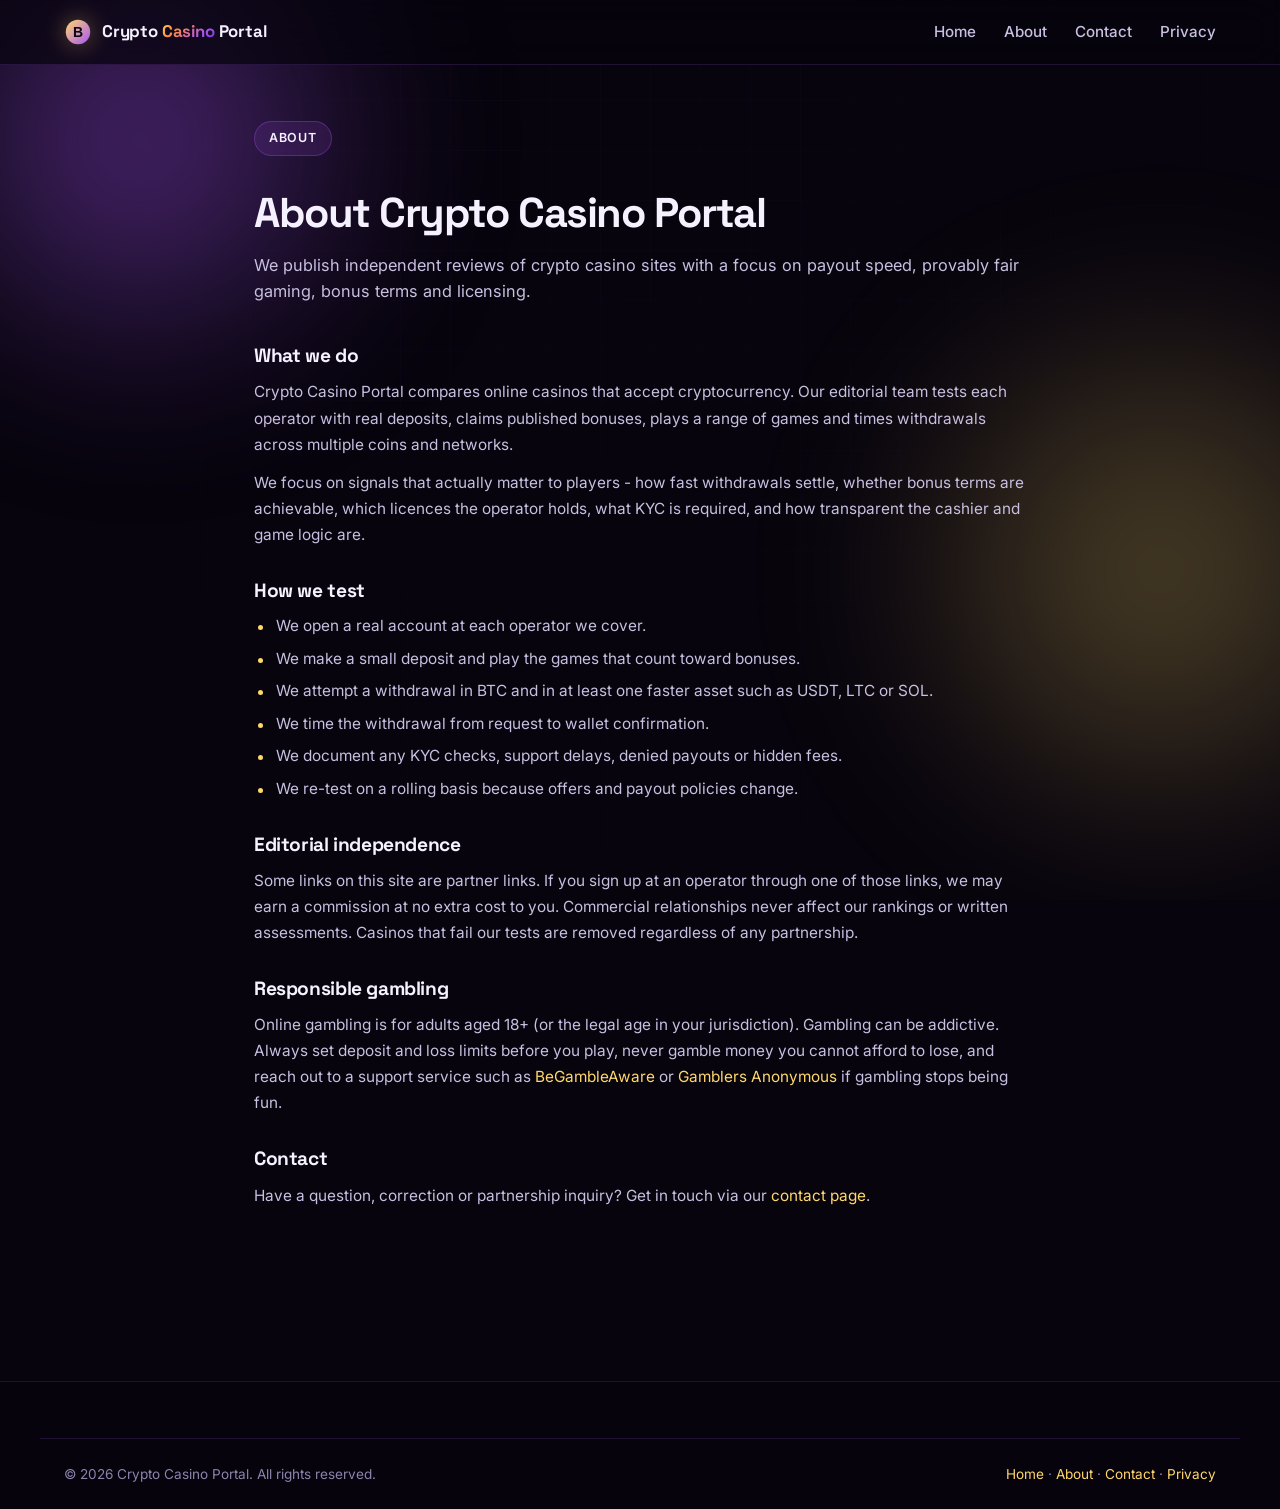
<file: about.html>
<!DOCTYPE html>
<html lang="en">
<head>
  <meta charset="UTF-8" />
  <meta name="viewport" content="width=device-width, initial-scale=1.0" />
  <meta http-equiv="X-UA-Compatible" content="IE=edge" />

  <title>About - Crypto Casino Portal</title>
  <meta name="description" content="About Crypto Casino Portal - how we test, review and rank crypto casino sites." />
  <meta name="theme-color" content="#0b0612" />
  <link rel="canonical" href="https://portal.resemble.ai/about" />

  <link rel="icon" type="image/svg+xml" href="/assets/images/favicon.svg" />
  <link rel="apple-touch-icon" href="/assets/images/favicon.svg" />

  <link rel="preconnect" href="https://fonts.googleapis.com" />
  <link rel="preconnect" href="https://fonts.gstatic.com" crossorigin />
  <link href="https://fonts.googleapis.com/css2?family=Inter:wght@300;400;500;600;700;800;900&family=Space+Grotesk:wght@500;600;700&display=swap" rel="stylesheet" />

  <link rel="stylesheet" href="/assets/css/styles.css" />
</head>
<body>

  <header class="site-header" id="top">
    <div class="container header-inner">
      <a href="/best-crypto/" class="brand" aria-label="Portal">
        <span class="brand-mark" aria-hidden="true">
          <svg viewBox="0 0 32 32" width="28" height="28" xmlns="http://www.w3.org/2000/svg">
            <defs>
              <linearGradient id="lg" x1="0" y1="0" x2="1" y2="1">
                <stop offset="0" stop-color="#FFD86B"/>
                <stop offset="1" stop-color="#A855F7"/>
              </linearGradient>
            </defs>
            <circle cx="16" cy="16" r="14" fill="url(#lg)"/>
            <text x="16" y="22" text-anchor="middle" font-family="Arial, Helvetica, sans-serif" font-weight="900" font-size="16" fill="#0b0612">B</text>
          </svg>
        </span>
        <span class="brand-name">Crypto<span class="brand-name--accent"> Casino</span> Portal</span>
      </a>

      <nav class="primary-nav" aria-label="Primary">
        <a href="/best-crypto/">Home</a>
        <a href="/about">About</a>
        <a href="/contact">Contact</a>
        <a href="/privacy-policy">Privacy</a>
      </nav>

      <button class="nav-toggle" aria-label="Toggle navigation" aria-expanded="false" aria-controls="mobile-nav">
        <span></span><span></span><span></span>
      </button>
    </div>
    <div class="mobile-nav" id="mobile-nav" hidden>
      <a href="/best-crypto/">Home</a>
      <a href="/about">About</a>
      <a href="/contact">Contact</a>
      <a href="/privacy-policy">Privacy</a>
    </div>
  </header>

  <main>
    <article class="static-page">
      <div class="container">
        <header class="static-head">
          <span class="eyebrow">About</span>
          <h1>About Crypto Casino Portal</h1>
          <p class="static-lead">We publish independent reviews of crypto casino sites with a focus on payout speed, provably fair gaming, bonus terms and licensing.</p>
        </header>

        <section class="static-section">
          <h2>What we do</h2>
          <p>Crypto Casino Portal compares online casinos that accept cryptocurrency. Our editorial team tests each operator with real deposits, claims published bonuses, plays a range of games and times withdrawals across multiple coins and networks.</p>
          <p>We focus on signals that actually matter to players - how fast withdrawals settle, whether bonus terms are achievable, which licences the operator holds, what KYC is required, and how transparent the cashier and game logic are.</p>
        </section>

        <section class="static-section">
          <h2>How we test</h2>
          <ul class="static-list">
            <li>We open a real account at each operator we cover.</li>
            <li>We make a small deposit and play the games that count toward bonuses.</li>
            <li>We attempt a withdrawal in BTC and in at least one faster asset such as USDT, LTC or SOL.</li>
            <li>We time the withdrawal from request to wallet confirmation.</li>
            <li>We document any KYC checks, support delays, denied payouts or hidden fees.</li>
            <li>We re-test on a rolling basis because offers and payout policies change.</li>
          </ul>
        </section>

        <section class="static-section">
          <h2>Editorial independence</h2>
          <p>Some links on this site are partner links. If you sign up at an operator through one of those links, we may earn a commission at no extra cost to you. Commercial relationships never affect our rankings or written assessments. Casinos that fail our tests are removed regardless of any partnership.</p>
        </section>

        <section class="static-section">
          <h2>Responsible gambling</h2>
          <p>Online gambling is for adults aged 18+ (or the legal age in your jurisdiction). Gambling can be addictive. Always set deposit and loss limits before you play, never gamble money you cannot afford to lose, and reach out to a support service such as <a href="https://www.begambleaware.org/" target="_blank" rel="noopener">BeGambleAware</a> or <a href="https://www.gamblersanonymous.org/" target="_blank" rel="noopener">Gamblers Anonymous</a> if gambling stops being fun.</p>
        </section>

        <section class="static-section">
          <h2>Contact</h2>
          <p>Have a question, correction or partnership inquiry? Get in touch via our <a href="/contact">contact page</a>.</p>
        </section>
      </div>
    </article>
  </main>

  <footer class="site-footer">
    <div class="container footer-bottom">
      <span>© 2026 Crypto Casino Portal. All rights reserved.</span>
      <span><a href="/best-crypto/">Home</a> · <a href="/about">About</a> · <a href="/contact">Contact</a> · <a href="/privacy-policy">Privacy</a></span>
    </div>
  </footer>

  <div class="bg-fx" aria-hidden="true">
    <div class="bg-grid"></div>
    <div class="bg-glow bg-glow--1"></div>
    <div class="bg-glow bg-glow--2"></div>
  </div>

  <script src="/assets/js/app.js" defer></script>
</body>
</html>
</file>
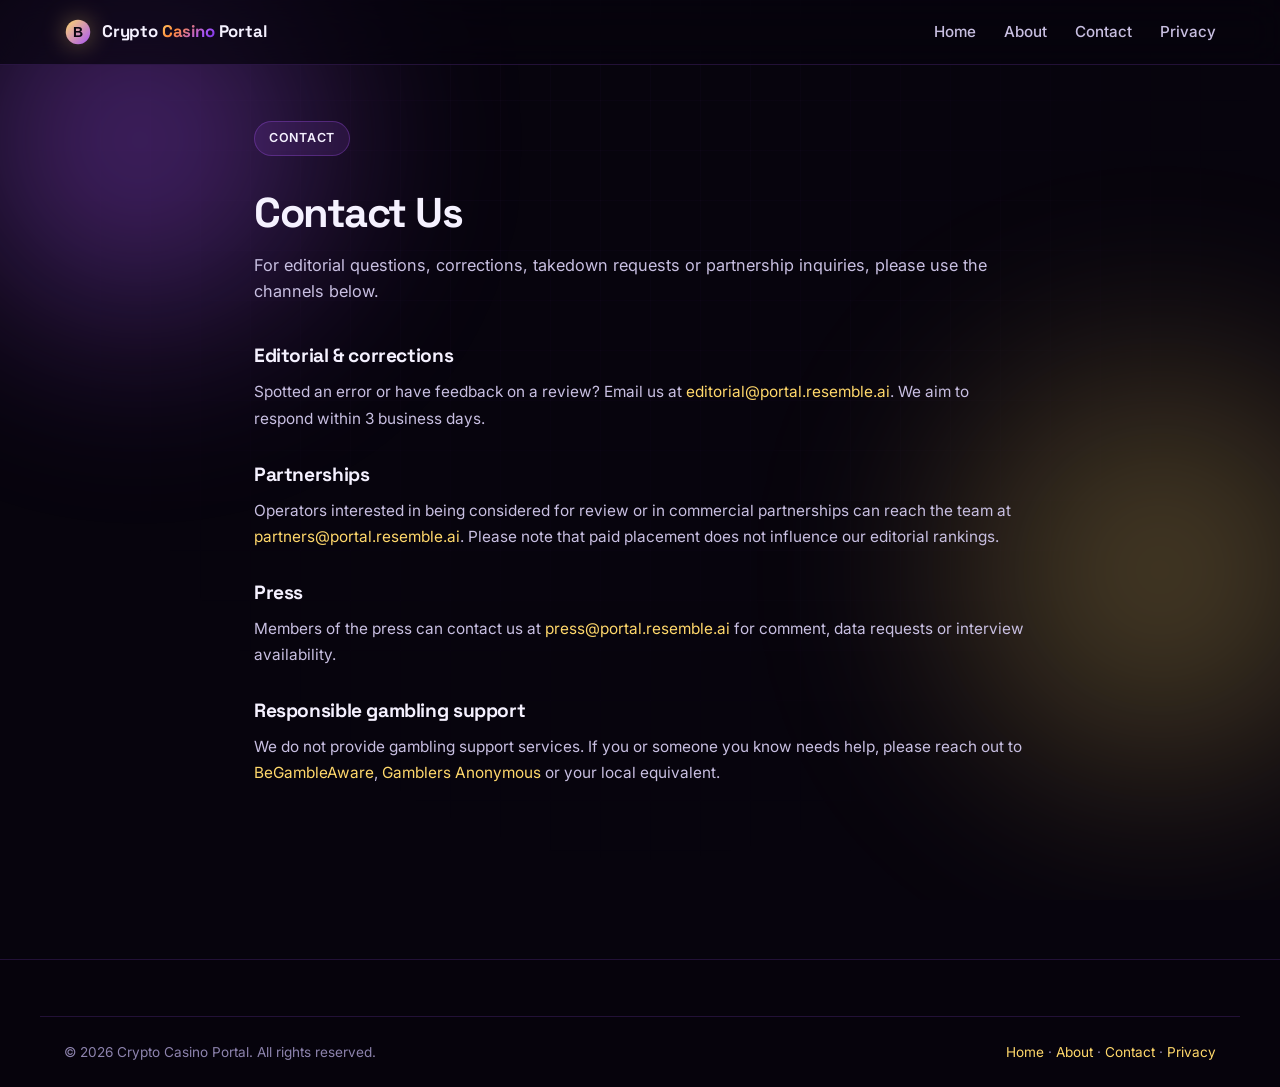
<file: contact.html>
<!DOCTYPE html>
<html lang="en">
<head>
  <meta charset="UTF-8" />
  <meta name="viewport" content="width=device-width, initial-scale=1.0" />
  <meta http-equiv="X-UA-Compatible" content="IE=edge" />

  <title>Contact - Crypto Casino Portal</title>
  <meta name="description" content="Get in touch with Crypto Casino Portal for editorial questions, corrections or partnership inquiries." />
  <meta name="theme-color" content="#0b0612" />
  <link rel="canonical" href="https://portal.resemble.ai/contact" />

  <link rel="icon" type="image/svg+xml" href="/assets/images/favicon.svg" />
  <link rel="apple-touch-icon" href="/assets/images/favicon.svg" />

  <link rel="preconnect" href="https://fonts.googleapis.com" />
  <link rel="preconnect" href="https://fonts.gstatic.com" crossorigin />
  <link href="https://fonts.googleapis.com/css2?family=Inter:wght@300;400;500;600;700;800;900&family=Space+Grotesk:wght@500;600;700&display=swap" rel="stylesheet" />

  <link rel="stylesheet" href="/assets/css/styles.css" />
</head>
<body>

  <header class="site-header" id="top">
    <div class="container header-inner">
      <a href="/best-crypto/" class="brand" aria-label="Portal">
        <span class="brand-mark" aria-hidden="true">
          <svg viewBox="0 0 32 32" width="28" height="28" xmlns="http://www.w3.org/2000/svg">
            <defs>
              <linearGradient id="lg" x1="0" y1="0" x2="1" y2="1">
                <stop offset="0" stop-color="#FFD86B"/>
                <stop offset="1" stop-color="#A855F7"/>
              </linearGradient>
            </defs>
            <circle cx="16" cy="16" r="14" fill="url(#lg)"/>
            <text x="16" y="22" text-anchor="middle" font-family="Arial, Helvetica, sans-serif" font-weight="900" font-size="16" fill="#0b0612">B</text>
          </svg>
        </span>
        <span class="brand-name">Crypto<span class="brand-name--accent"> Casino</span> Portal</span>
      </a>

      <nav class="primary-nav" aria-label="Primary">
        <a href="/best-crypto/">Home</a>
        <a href="/about">About</a>
        <a href="/contact">Contact</a>
        <a href="/privacy-policy">Privacy</a>
      </nav>

      <button class="nav-toggle" aria-label="Toggle navigation" aria-expanded="false" aria-controls="mobile-nav">
        <span></span><span></span><span></span>
      </button>
    </div>
    <div class="mobile-nav" id="mobile-nav" hidden>
      <a href="/best-crypto/">Home</a>
      <a href="/about">About</a>
      <a href="/contact">Contact</a>
      <a href="/privacy-policy">Privacy</a>
    </div>
  </header>

  <main>
    <article class="static-page">
      <div class="container">
        <header class="static-head">
          <span class="eyebrow">Contact</span>
          <h1>Contact Us</h1>
          <p class="static-lead">For editorial questions, corrections, takedown requests or partnership inquiries, please use the channels below.</p>
        </header>

        <section class="static-section">
          <h2>Editorial &amp; corrections</h2>
          <p>Spotted an error or have feedback on a review? Email us at <a href="mailto:editorial@portal.resemble.ai">editorial@portal.resemble.ai</a>. We aim to respond within 3 business days.</p>
        </section>

        <section class="static-section">
          <h2>Partnerships</h2>
          <p>Operators interested in being considered for review or in commercial partnerships can reach the team at <a href="mailto:partners@portal.resemble.ai">partners@portal.resemble.ai</a>. Please note that paid placement does not influence our editorial rankings.</p>
        </section>

        <section class="static-section">
          <h2>Press</h2>
          <p>Members of the press can contact us at <a href="mailto:press@portal.resemble.ai">press@portal.resemble.ai</a> for comment, data requests or interview availability.</p>
        </section>

        <section class="static-section">
          <h2>Responsible gambling support</h2>
          <p>We do not provide gambling support services. If you or someone you know needs help, please reach out to <a href="https://www.begambleaware.org/" target="_blank" rel="noopener">BeGambleAware</a>, <a href="https://www.gamblersanonymous.org/" target="_blank" rel="noopener">Gamblers Anonymous</a> or your local equivalent.</p>
        </section>
      </div>
    </article>
  </main>

  <footer class="site-footer">
    <div class="container footer-bottom">
      <span>© 2026 Crypto Casino Portal. All rights reserved.</span>
      <span><a href="/best-crypto/">Home</a> · <a href="/about">About</a> · <a href="/contact">Contact</a> · <a href="/privacy-policy">Privacy</a></span>
    </div>
  </footer>

  <div class="bg-fx" aria-hidden="true">
    <div class="bg-grid"></div>
    <div class="bg-glow bg-glow--1"></div>
    <div class="bg-glow bg-glow--2"></div>
  </div>

  <script src="/assets/js/app.js" defer></script>
</body>
</html>
</file>
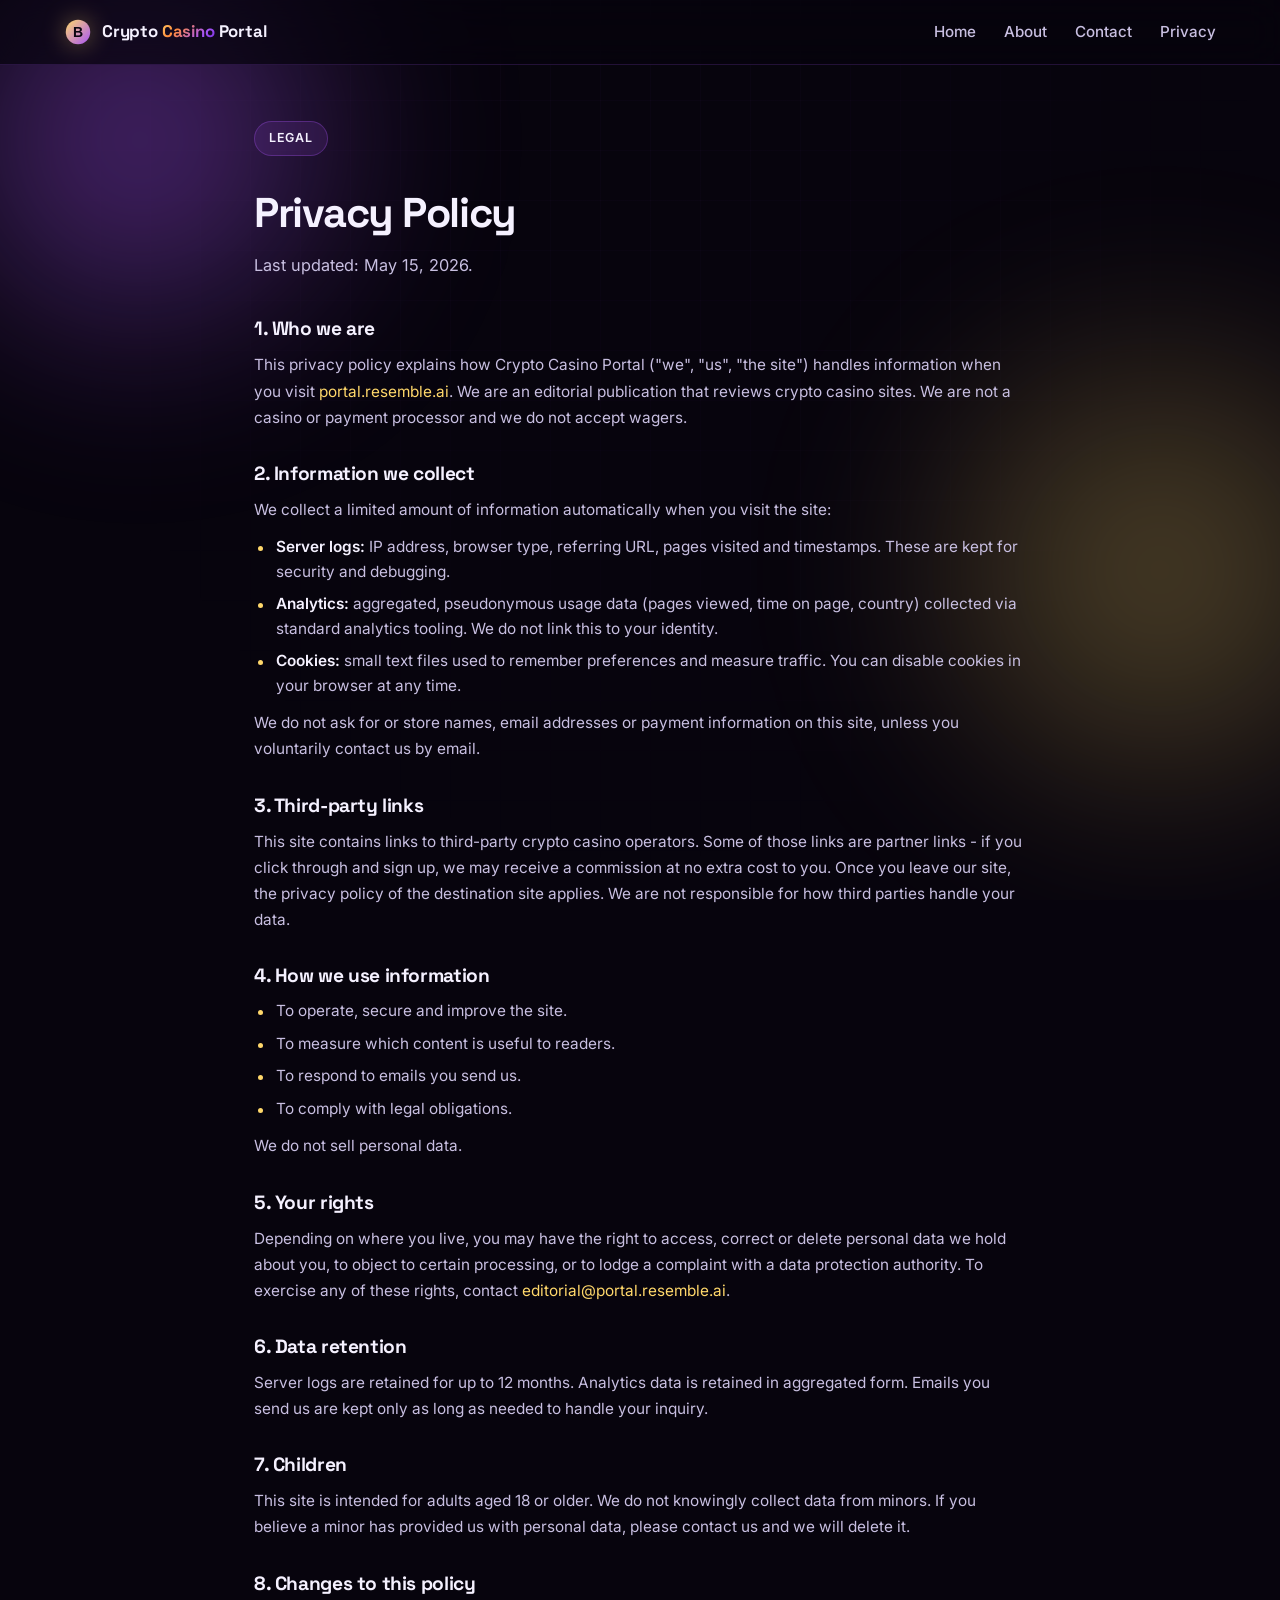
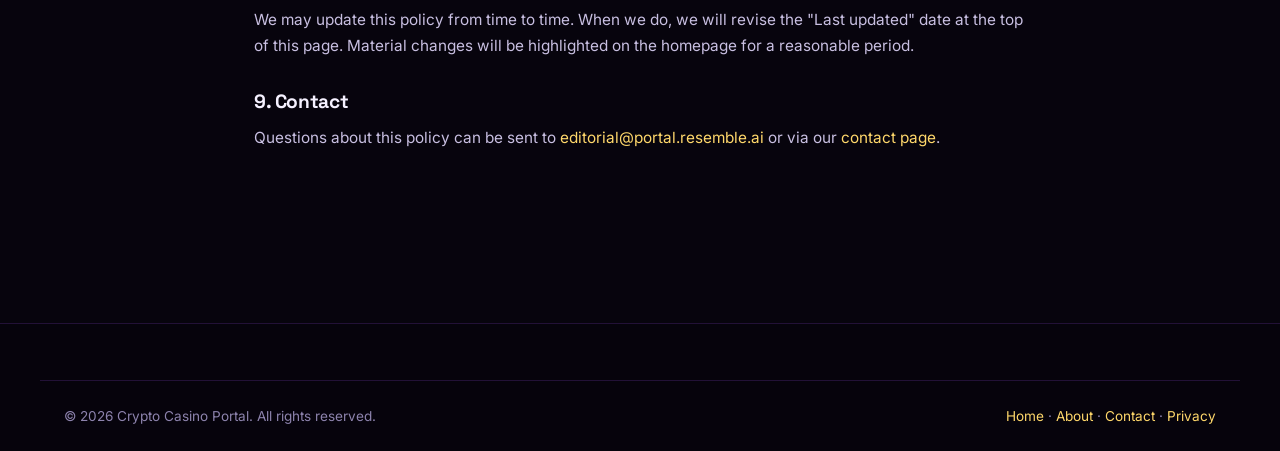
<file: privacy-policy.html>
<!DOCTYPE html>
<html lang="en">
<head>
  <meta charset="UTF-8" />
  <meta name="viewport" content="width=device-width, initial-scale=1.0" />
  <meta http-equiv="X-UA-Compatible" content="IE=edge" />

  <title>Privacy Policy - Crypto Casino Portal</title>
  <meta name="description" content="The privacy policy of Crypto Casino Portal - what data we collect, how we use it, and your rights." />
  <meta name="theme-color" content="#0b0612" />
  <link rel="canonical" href="https://portal.resemble.ai/privacy-policy" />

  <link rel="icon" type="image/svg+xml" href="/assets/images/favicon.svg" />
  <link rel="apple-touch-icon" href="/assets/images/favicon.svg" />

  <link rel="preconnect" href="https://fonts.googleapis.com" />
  <link rel="preconnect" href="https://fonts.gstatic.com" crossorigin />
  <link href="https://fonts.googleapis.com/css2?family=Inter:wght@300;400;500;600;700;800;900&family=Space+Grotesk:wght@500;600;700&display=swap" rel="stylesheet" />

  <link rel="stylesheet" href="/assets/css/styles.css" />
</head>
<body>

  <header class="site-header" id="top">
    <div class="container header-inner">
      <a href="/best-crypto/" class="brand" aria-label="Portal">
        <span class="brand-mark" aria-hidden="true">
          <svg viewBox="0 0 32 32" width="28" height="28" xmlns="http://www.w3.org/2000/svg">
            <defs>
              <linearGradient id="lg" x1="0" y1="0" x2="1" y2="1">
                <stop offset="0" stop-color="#FFD86B"/>
                <stop offset="1" stop-color="#A855F7"/>
              </linearGradient>
            </defs>
            <circle cx="16" cy="16" r="14" fill="url(#lg)"/>
            <text x="16" y="22" text-anchor="middle" font-family="Arial, Helvetica, sans-serif" font-weight="900" font-size="16" fill="#0b0612">B</text>
          </svg>
        </span>
        <span class="brand-name">Crypto<span class="brand-name--accent"> Casino</span> Portal</span>
      </a>

      <nav class="primary-nav" aria-label="Primary">
        <a href="/best-crypto/">Home</a>
        <a href="/about">About</a>
        <a href="/contact">Contact</a>
        <a href="/privacy-policy">Privacy</a>
      </nav>

      <button class="nav-toggle" aria-label="Toggle navigation" aria-expanded="false" aria-controls="mobile-nav">
        <span></span><span></span><span></span>
      </button>
    </div>
    <div class="mobile-nav" id="mobile-nav" hidden>
      <a href="/best-crypto/">Home</a>
      <a href="/about">About</a>
      <a href="/contact">Contact</a>
      <a href="/privacy-policy">Privacy</a>
    </div>
  </header>

  <main>
    <article class="static-page">
      <div class="container">
        <header class="static-head">
          <span class="eyebrow">Legal</span>
          <h1>Privacy Policy</h1>
          <p class="static-lead">Last updated: May 15, 2026.</p>
        </header>

        <section class="static-section">
          <h2>1. Who we are</h2>
          <p>This privacy policy explains how Crypto Casino Portal ("we", "us", "the site") handles information when you visit <a href="https://portal.resemble.ai">portal.resemble.ai</a>. We are an editorial publication that reviews crypto casino sites. We are not a casino or payment processor and we do not accept wagers.</p>
        </section>

        <section class="static-section">
          <h2>2. Information we collect</h2>
          <p>We collect a limited amount of information automatically when you visit the site:</p>
          <ul class="static-list">
            <li><strong>Server logs:</strong> IP address, browser type, referring URL, pages visited and timestamps. These are kept for security and debugging.</li>
            <li><strong>Analytics:</strong> aggregated, pseudonymous usage data (pages viewed, time on page, country) collected via standard analytics tooling. We do not link this to your identity.</li>
            <li><strong>Cookies:</strong> small text files used to remember preferences and measure traffic. You can disable cookies in your browser at any time.</li>
          </ul>
          <p>We do not ask for or store names, email addresses or payment information on this site, unless you voluntarily contact us by email.</p>
        </section>

        <section class="static-section">
          <h2>3. Third-party links</h2>
          <p>This site contains links to third-party crypto casino operators. Some of those links are partner links - if you click through and sign up, we may receive a commission at no extra cost to you. Once you leave our site, the privacy policy of the destination site applies. We are not responsible for how third parties handle your data.</p>
        </section>

        <section class="static-section">
          <h2>4. How we use information</h2>
          <ul class="static-list">
            <li>To operate, secure and improve the site.</li>
            <li>To measure which content is useful to readers.</li>
            <li>To respond to emails you send us.</li>
            <li>To comply with legal obligations.</li>
          </ul>
          <p>We do not sell personal data.</p>
        </section>

        <section class="static-section">
          <h2>5. Your rights</h2>
          <p>Depending on where you live, you may have the right to access, correct or delete personal data we hold about you, to object to certain processing, or to lodge a complaint with a data protection authority. To exercise any of these rights, contact <a href="mailto:editorial@portal.resemble.ai">editorial@portal.resemble.ai</a>.</p>
        </section>

        <section class="static-section">
          <h2>6. Data retention</h2>
          <p>Server logs are retained for up to 12 months. Analytics data is retained in aggregated form. Emails you send us are kept only as long as needed to handle your inquiry.</p>
        </section>

        <section class="static-section">
          <h2>7. Children</h2>
          <p>This site is intended for adults aged 18 or older. We do not knowingly collect data from minors. If you believe a minor has provided us with personal data, please contact us and we will delete it.</p>
        </section>

        <section class="static-section">
          <h2>8. Changes to this policy</h2>
          <p>We may update this policy from time to time. When we do, we will revise the "Last updated" date at the top of this page. Material changes will be highlighted on the homepage for a reasonable period.</p>
        </section>

        <section class="static-section">
          <h2>9. Contact</h2>
          <p>Questions about this policy can be sent to <a href="mailto:editorial@portal.resemble.ai">editorial@portal.resemble.ai</a> or via our <a href="/contact">contact page</a>.</p>
        </section>
      </div>
    </article>
  </main>

  <footer class="site-footer">
    <div class="container footer-bottom">
      <span>© 2026 Crypto Casino Portal. All rights reserved.</span>
      <span><a href="/best-crypto/">Home</a> · <a href="/about">About</a> · <a href="/contact">Contact</a> · <a href="/privacy-policy">Privacy</a></span>
    </div>
  </footer>

  <div class="bg-fx" aria-hidden="true">
    <div class="bg-grid"></div>
    <div class="bg-glow bg-glow--1"></div>
    <div class="bg-glow bg-glow--2"></div>
  </div>

  <script src="/assets/js/app.js" defer></script>
</body>
</html>
</file>
<file: assets/css/styles.css>
/* ============================================
   Crypto Casino Portal - Dark Mode Theme
   ============================================ */

:root {
  --bg: #07040d;
  --bg-2: #0c0719;
  --bg-3: #120a24;
  --surface: rgba(20, 12, 36, 0.7);
  --surface-2: rgba(28, 17, 50, 0.65);
  --border: rgba(168, 85, 247, 0.18);
  --border-strong: rgba(255, 215, 107, 0.35);
  --text: #f5f1ff;
  --text-2: #c8bfe1;
  --text-3: #8d83ad;
  --gold: #ffd86b;
  --gold-2: #ffb43c;
  --purple: #a855f7;
  --purple-2: #7c3aed;
  --cyan: #22d3ee;
  --green: #34d399;
  --pink: #ec4899;
  --shadow-1: 0 10px 30px -10px rgba(168, 85, 247, 0.45);
  --shadow-glow-gold: 0 0 40px rgba(255, 216, 107, 0.35);
  --shadow-glow-purple: 0 0 60px rgba(168, 85, 247, 0.45);
  --radius: 16px;
  --radius-lg: 24px;
  --radius-sm: 10px;
  --container: 1200px;
  --grad-gp: linear-gradient(135deg, #ffd86b 0%, #ff8a3c 35%, #a855f7 75%, #6d28d9 100%);
  --grad-pc: linear-gradient(135deg, #a855f7 0%, #22d3ee 100%);
  --grad-text: linear-gradient(120deg, #ffd86b, #ff7eb3, #a855f7, #22d3ee);
  --ease: cubic-bezier(0.22, 1, 0.36, 1);
}

/* ----------- reset ------------ */
*, *::before, *::after { box-sizing: border-box; }
* { margin: 0; padding: 0; }
html { scroll-behavior: smooth; }
body {
  font-family: 'Inter', -apple-system, BlinkMacSystemFont, 'Segoe UI', Roboto, sans-serif;
  background: var(--bg);
  color: var(--text);
  line-height: 1.65;
  font-size: 16px;
  -webkit-font-smoothing: antialiased;
  -moz-osx-font-smoothing: grayscale;
  overflow-x: hidden;
  position: relative;
}
img { max-width: 100%; height: auto; display: block; }
a { color: var(--gold); text-decoration: none; transition: color 0.2s ease; }
a:hover { color: var(--gold-2); }
ul, ol { padding-left: 1.25rem; }
ul li, ol li { margin-bottom: 0.4rem; color: var(--text-2); }
strong { color: var(--text); font-weight: 600; }
button { font-family: inherit; cursor: pointer; border: none; background: none; color: inherit; }

h1, h2, h3, h4 {
  font-family: 'Space Grotesk', 'Inter', sans-serif;
  font-weight: 700;
  line-height: 1.15;
  color: var(--text);
  letter-spacing: -0.02em;
}
h1 { font-size: clamp(2.4rem, 5.2vw, 4.4rem); font-weight: 800; letter-spacing: -0.035em; }
h2 { font-size: clamp(1.85rem, 3.5vw, 2.75rem); }
h3 { font-size: clamp(1.2rem, 2vw, 1.5rem); }
h4 { font-size: 1rem; text-transform: uppercase; letter-spacing: 0.08em; color: var(--text-3); }

p { color: var(--text-2); }

.container { width: 100%; max-width: var(--container); margin: 0 auto; padding: 0 24px; }

/* ----------- background fx ------------ */
.bg-fx { position: fixed; inset: 0; pointer-events: none; z-index: -1; overflow: hidden; }
.bg-grid {
  position: absolute; inset: 0;
  background-image:
    linear-gradient(rgba(168, 85, 247, 0.07) 1px, transparent 1px),
    linear-gradient(90deg, rgba(168, 85, 247, 0.07) 1px, transparent 1px);
  background-size: 50px 50px;
  mask-image: radial-gradient(ellipse at top, rgba(0,0,0,0.85), transparent 75%);
  -webkit-mask-image: radial-gradient(ellipse at top, rgba(0,0,0,0.85), transparent 75%);
  opacity: 0.5;
}
.bg-glow {
  position: absolute;
  border-radius: 50%;
  filter: blur(90px);
  opacity: 0.55;
  animation: floatGlow 18s ease-in-out infinite;
}
.bg-glow--1 { width: 520px; height: 520px; background: radial-gradient(circle, #a855f7 0%, transparent 70%); top: -120px; left: -120px; }
.bg-glow--2 { width: 600px; height: 600px; background: radial-gradient(circle, #ffd86b 0%, transparent 70%); top: 30%; right: -180px; animation-delay: -6s; opacity: 0.35; }
.bg-glow--3 { width: 480px; height: 480px; background: radial-gradient(circle, #22d3ee 0%, transparent 70%); bottom: -120px; left: 25%; animation-delay: -12s; opacity: 0.3; }
.bg-noise {
  position: absolute; inset: 0; opacity: 0.04;
  background-image: url("data:image/svg+xml,%3Csvg viewBox='0 0 200 200' xmlns='http://www.w3.org/2000/svg'%3E%3Cfilter id='n'%3E%3CfeTurbulence type='fractalNoise' baseFrequency='0.85' numOctaves='2' stitchTiles='stitch'/%3E%3C/filter%3E%3Crect width='100%25' height='100%25' filter='url(%23n)'/%3E%3C/svg%3E");
}

@keyframes floatGlow {
  0%, 100% { transform: translate(0, 0) scale(1); }
  33% { transform: translate(40px, -30px) scale(1.05); }
  66% { transform: translate(-30px, 40px) scale(0.95); }
}

/* floating coins */
.floating-coins { position: absolute; inset: 0; pointer-events: none; }
.coin {
  position: absolute;
  font-family: 'Space Grotesk', sans-serif;
  font-weight: 700;
  font-size: 28px;
  color: rgba(255, 216, 107, 0.18);
  animation: floatCoin 22s linear infinite;
  text-shadow: 0 0 20px rgba(255, 216, 107, 0.4);
}
.coin--btc { left: 8%; top: 18%; animation-duration: 26s; }
.coin--eth { left: 78%; top: 12%; animation-duration: 30s; animation-delay: -4s; color: rgba(168, 85, 247, 0.22); text-shadow: 0 0 20px rgba(168, 85, 247, 0.4); font-size: 32px; }
.coin--usdt { left: 14%; top: 65%; animation-duration: 28s; animation-delay: -8s; color: rgba(52, 211, 153, 0.2); text-shadow: 0 0 20px rgba(52, 211, 153, 0.4); }
.coin--sol { left: 72%; top: 70%; animation-duration: 32s; animation-delay: -12s; color: rgba(34, 211, 238, 0.22); text-shadow: 0 0 20px rgba(34, 211, 238, 0.4); font-size: 30px; }
.coin--doge { left: 50%; top: 20%; animation-duration: 34s; animation-delay: -16s; color: rgba(236, 72, 153, 0.18); text-shadow: 0 0 20px rgba(236, 72, 153, 0.4); }
.coin--ltc { left: 40%; top: 80%; animation-duration: 30s; animation-delay: -20s; color: rgba(200, 191, 225, 0.2); }
@keyframes floatCoin {
  0% { transform: translateY(0) rotate(0deg); }
  50% { transform: translateY(-60px) rotate(180deg); }
  100% { transform: translateY(0) rotate(360deg); }
}

/* ----------- header ------------ */
.site-header {
  position: sticky; top: 0; z-index: 50;
  backdrop-filter: blur(18px);
  -webkit-backdrop-filter: blur(18px);
  background: rgba(7, 4, 13, 0.7);
  border-bottom: 1px solid var(--border);
  transition: all 0.3s var(--ease);
}
.site-header.scrolled {
  background: rgba(7, 4, 13, 0.85);
  box-shadow: 0 8px 32px -16px rgba(0, 0, 0, 0.6);
}
.header-inner {
  display: flex; align-items: center; justify-content: space-between; gap: 32px;
  padding-top: 18px; padding-bottom: 18px;
}
.brand { display: inline-flex; align-items: center; gap: 10px; color: var(--text); font-weight: 700; }
.brand:hover { color: var(--text); }
.brand-mark { display: inline-flex; filter: drop-shadow(0 0 12px rgba(255, 216, 107, 0.4)); }
.brand-name { font-family: 'Space Grotesk', sans-serif; font-size: 1.05rem; letter-spacing: -0.01em; }
.brand-name--accent { background: var(--grad-gp); -webkit-background-clip: text; background-clip: text; color: transparent; }

.primary-nav { display: flex; align-items: center; gap: 28px; flex-wrap: nowrap; }
.primary-nav a {
  color: var(--text-2); font-weight: 500; font-size: 0.95rem; position: relative; transition: color 0.2s ease;
  white-space: nowrap;
}
.primary-nav a::after {
  content: ''; position: absolute; left: 0; right: 0; bottom: -6px; height: 2px;
  background: var(--grad-gp); border-radius: 2px;
  transform: scaleX(0); transform-origin: left; transition: transform 0.3s var(--ease);
}
.primary-nav a:hover { color: var(--text); }
.primary-nav a:hover::after { transform: scaleX(1); }

.header-cta { padding: 10px 18px; font-size: 0.9rem; }

.nav-toggle { display: none; flex-direction: column; gap: 5px; padding: 8px; }
.nav-toggle span { display: block; width: 22px; height: 2px; background: var(--text); border-radius: 2px; transition: 0.25s var(--ease); }
.nav-toggle[aria-expanded="true"] span:nth-child(1) { transform: translateY(7px) rotate(45deg); }
.nav-toggle[aria-expanded="true"] span:nth-child(2) { opacity: 0; }
.nav-toggle[aria-expanded="true"] span:nth-child(3) { transform: translateY(-7px) rotate(-45deg); }

.mobile-nav { display: none; flex-direction: column; padding: 10px 24px 22px; gap: 4px; border-top: 1px solid var(--border); }
.mobile-nav a { padding: 12px 14px; color: var(--text-2); font-weight: 500; border-radius: 10px; transition: 0.2s ease; }
.mobile-nav a:hover { background: var(--surface); color: var(--text); }

/* ----------- buttons ------------ */
.btn {
  display: inline-flex; align-items: center; justify-content: center; gap: 8px;
  padding: 12px 22px; border-radius: 12px; font-weight: 600;
  transition: 0.25s var(--ease); cursor: pointer; border: 1px solid transparent;
  font-size: 0.95rem;
  position: relative;
  overflow: hidden;
  white-space: nowrap;
}
.btn--lg { padding: 16px 28px; font-size: 1rem; }
.btn--block { width: 100%; }
.btn--primary {
  background: var(--grad-gp);
  color: #1a0d33;
  box-shadow: 0 12px 30px -12px rgba(255, 184, 60, 0.6), 0 0 0 1px rgba(255, 216, 107, 0.3) inset;
}
.btn--primary::before {
  content: ''; position: absolute; top: 0; left: -100%; width: 100%; height: 100%;
  background: linear-gradient(90deg, transparent, rgba(255,255,255,0.3), transparent);
  transition: left 0.6s ease;
}
.btn--primary:hover { transform: translateY(-2px); box-shadow: 0 18px 40px -12px rgba(255, 184, 60, 0.7), 0 0 0 1px rgba(255, 216, 107, 0.5) inset; color: #1a0d33; }
.btn--primary:hover::before { left: 100%; }
.btn--ghost {
  background: rgba(255, 255, 255, 0.04);
  border: 1px solid var(--border);
  color: var(--text);
  backdrop-filter: blur(8px);
}
.btn--ghost:hover { background: rgba(255, 255, 255, 0.08); border-color: var(--gold); color: var(--text); transform: translateY(-2px); }

/* ----------- eyebrow / common ------------ */
.eyebrow {
  display: inline-flex; align-items: center; gap: 8px;
  padding: 6px 14px; border-radius: 999px;
  background: rgba(168, 85, 247, 0.12);
  border: 1px solid rgba(168, 85, 247, 0.3);
  color: var(--text);
  font-size: 0.78rem; font-weight: 600; letter-spacing: 0.06em; text-transform: uppercase;
  margin-bottom: 18px;
}
.pulse-dot {
  width: 8px; height: 8px; border-radius: 50%; background: var(--green);
  box-shadow: 0 0 0 0 rgba(52, 211, 153, 0.7);
  animation: pulse 2s infinite;
}
@keyframes pulse {
  0% { box-shadow: 0 0 0 0 rgba(52, 211, 153, 0.7); }
  70% { box-shadow: 0 0 0 10px rgba(52, 211, 153, 0); }
  100% { box-shadow: 0 0 0 0 rgba(52, 211, 153, 0); }
}

.grad-text {
  color: var(--text);
}

/* ----------- hero ------------ */
.hero { padding: 80px 0 100px; position: relative; }
.hero-inner {
  display: grid; grid-template-columns: 1.2fr 1fr; gap: 64px; align-items: center;
}
.hero-content { max-width: 640px; }
.hero h1 { margin: 18px 0 24px; }
.hero-sub { font-size: 1.15rem; color: var(--text-2); margin-bottom: 14px; }
.hero-cta { display: flex; gap: 14px; margin: 32px 0 40px; flex-wrap: wrap; }
.hero-stats {
  display: grid; grid-template-columns: repeat(4, 1fr); gap: 24px; list-style: none; padding: 0; margin: 0;
  border-top: 1px solid var(--border); padding-top: 28px;
}
.hero-stats li { margin: 0; }
.hero-stats strong {
  display: block; font-family: 'Space Grotesk', sans-serif; font-size: 1.95rem; font-weight: 700;
  background: var(--grad-gp); -webkit-background-clip: text; background-clip: text; color: transparent;
  line-height: 1;
  margin-bottom: 6px;
}
.hero-stats span { font-size: 0.78rem; color: var(--text-3); text-transform: uppercase; letter-spacing: 0.05em; }

.hero-card {
  position: relative;
  border-radius: var(--radius-lg);
  padding: 2px;
  background: linear-gradient(135deg, rgba(255, 216, 107, 0.6), rgba(168, 85, 247, 0.6), rgba(34, 211, 238, 0.6));
  background-size: 200% 200%;
  animation: borderShift 6s ease infinite;
}
@keyframes borderShift {
  0%, 100% { background-position: 0% 50%; }
  50% { background-position: 100% 50%; }
}
.hero-card-glow {
  position: absolute; inset: -30px; border-radius: var(--radius-lg);
  background: radial-gradient(circle at 50% 50%, rgba(168, 85, 247, 0.45), transparent 60%);
  filter: blur(40px); z-index: -1;
}
.hero-card-inner {
  background: linear-gradient(180deg, rgba(20, 12, 40, 0.95), rgba(12, 7, 25, 0.95));
  border-radius: calc(var(--radius-lg) - 2px);
  padding: 28px;
  position: relative;
}
.hero-card-top { display: flex; justify-content: space-between; align-items: center; margin-bottom: 14px; }
.badge {
  font-size: 0.72rem; font-weight: 700; text-transform: uppercase; letter-spacing: 0.05em;
  padding: 4px 10px; border-radius: 999px;
}
.badge--gold { background: rgba(255, 216, 107, 0.16); color: var(--gold); border: 1px solid rgba(255, 216, 107, 0.4); }
.hero-card-rank {
  font-family: 'Space Grotesk', sans-serif; font-size: 1.4rem; font-weight: 700;
  background: var(--grad-gp); -webkit-background-clip: text; background-clip: text; color: transparent;
}
.hero-card-title { font-size: 1.7rem; margin-bottom: 4px; }
.hero-card-tag { color: var(--text-3); font-size: 0.9rem; margin-bottom: 22px; }

.hero-card-bonus {
  background: linear-gradient(135deg, rgba(255, 216, 107, 0.12), rgba(168, 85, 247, 0.12));
  border: 1px solid rgba(255, 216, 107, 0.25);
  border-radius: var(--radius);
  padding: 18px;
  text-align: center;
  margin-bottom: 22px;
}
.hero-card-bonus-label { display: block; font-size: 0.72rem; color: var(--text-3); text-transform: uppercase; letter-spacing: 0.08em; margin-bottom: 6px; }
.hero-card-bonus-value {
  display: block; font-family: 'Space Grotesk', sans-serif; font-size: 1.7rem; font-weight: 700;
  background: var(--grad-gp); -webkit-background-clip: text; background-clip: text; color: transparent;
  line-height: 1.1;
}
.hero-card-bonus-extra { display: block; font-size: 0.85rem; color: var(--text-2); margin-top: 6px; }

.hero-card-features { list-style: none; padding: 0; margin: 0 0 22px; display: grid; gap: 10px; }
.hero-card-features li { display: flex; align-items: center; gap: 10px; color: var(--text-2); font-size: 0.92rem; margin: 0; }
.hero-card-features li svg { color: var(--green); flex-shrink: 0; }

.hero-card-coins { display: flex; gap: 10px; justify-content: center; margin-top: 18px; }
.hero-card-coins span {
  width: 32px; height: 32px; border-radius: 50%;
  display: inline-flex; align-items: center; justify-content: center;
  background: rgba(255, 255, 255, 0.05);
  border: 1px solid var(--border);
  font-family: 'Space Grotesk', sans-serif; font-weight: 700;
  color: var(--gold);
  transition: 0.25s var(--ease);
}
.hero-card-coins span:hover { transform: translateY(-3px) scale(1.1); border-color: var(--gold); box-shadow: 0 0 20px rgba(255, 216, 107, 0.4); }

/* ----------- intro (Title + Author + Lead + Cards) ------------ */
.intro { padding: 48px 0 72px; }
.intro-inner { max-width: 920px; }
.intro-title {
  margin: 16px 0 20px;
  font-size: clamp(1.6rem, 3vw, 2.4rem);
  font-weight: 800;
  line-height: 1.2;
}
.intro-lead {
  font-size: 1.02rem;
  color: var(--text-2);
  margin: 20px 0 24px;
  max-width: 780px;
}
.intro .bonus-stack { margin-top: 8px; }

.disclosure-notice {
  font-size: 0.82rem;
  color: var(--text-3);
  background: rgba(255, 255, 255, 0.03);
  border: 1px solid var(--border);
  border-radius: 10px;
  padding: 10px 14px;
  margin: 0 0 16px;
  line-height: 1.5;
}
.disclosure-notice strong { color: var(--text-2); font-weight: 600; }

/* ----------- WordPress-style post (article) ------------ */
.post { padding: 40px 0 80px; }
.post-container { max-width: 820px; }

.post-header { margin-bottom: 32px; }
.post-header .eyebrow { display: inline-flex; }
.post-title {
  margin: 18px 0 24px;
  font-size: clamp(1.7rem, 3.4vw, 2.5rem);
  font-weight: 800;
  line-height: 1.18;
  letter-spacing: -0.01em;
  color: var(--text);
}

/* Article body typography */
.post-body {
  font-size: 1.0625rem;
  line-height: 1.75;
  color: var(--text-2);
  max-width: 760px;
  margin: 0 auto;
}
.post-body > * + * { margin-top: 1.1em; }

.post-body p { margin: 0; }
.post-body .post-lead {
  font-size: 1.18rem;
  line-height: 1.65;
  color: var(--text);
  font-weight: 500;
}

.post-body h2 {
  font-size: clamp(1.35rem, 2.4vw, 1.7rem);
  font-weight: 800;
  line-height: 1.25;
  letter-spacing: -0.005em;
  color: var(--text);
  margin-top: 2.4em;
  margin-bottom: 0.6em;
  scroll-margin-top: 90px;
}
.post-body h3 {
  font-size: clamp(1.15rem, 1.8vw, 1.35rem);
  font-weight: 700;
  line-height: 1.3;
  color: var(--text);
  margin-top: 1.9em;
  margin-bottom: 0.5em;
  scroll-margin-top: 90px;
}

.post-body ul,
.post-body ol {
  margin: 0;
  padding-left: 1.4em;
}
.post-body ul li,
.post-body ol li {
  margin: 0.45em 0;
  padding-left: 0.2em;
}
.post-body ul li::marker { color: var(--accent-1); }
.post-body ol li::marker { color: var(--accent-1); font-weight: 600; }

.post-body a {
  color: var(--accent-2);
  text-decoration: underline;
  text-underline-offset: 3px;
  text-decoration-thickness: 1px;
  text-decoration-color: rgba(168, 85, 247, 0.45);
  transition: color 0.18s ease, text-decoration-color 0.18s ease;
}
.post-body a:hover {
  color: var(--accent-1);
  text-decoration-color: var(--accent-1);
}

.post-body strong { color: var(--text); font-weight: 700; }
.post-body em { color: var(--text-2); }

.post-body .disclosure-notice { margin: 1.6em 0 0; }
.post-body .bonus-stack { margin: 1.6em 0; max-width: 100%; }

/* Featured / inline figures */
.post-figure {
  margin: 2em 0;
  border-radius: 14px;
  overflow: hidden;
  border: 1px solid var(--border);
  background: var(--surface);
  box-shadow: 0 10px 30px rgba(0, 0, 0, 0.25);
}
.post-figure img {
  display: block;
  width: 100%;
  height: auto;
}
.post-figure figcaption {
  font-size: 0.85rem;
  color: var(--text-3);
  padding: 10px 14px;
  border-top: 1px solid var(--border);
  background: rgba(255, 255, 255, 0.02);
}

@media (max-width: 720px) {
  .post { padding: 28px 0 60px; }
  .post-body { font-size: 1rem; line-height: 1.7; }
  .post-body .post-lead { font-size: 1.08rem; }
  .post-body h2 { margin-top: 2em; }
  .post-body h3 { margin-top: 1.6em; }
}

/* ----------- static pages (about, contact, privacy) ------------ */
.static-page { padding: 56px 0 80px; }
.static-page .container { max-width: 820px; }
.static-head { margin-bottom: 40px; }
.static-head h1 {
  font-size: clamp(1.8rem, 3.4vw, 2.6rem);
  margin: 14px 0 14px;
  line-height: 1.2;
}
.static-lead {
  font-size: 1.02rem;
  color: var(--text-2);
}
.static-section { margin-bottom: 32px; }
.static-section h2 {
  font-size: 1.2rem;
  margin-bottom: 12px;
  color: var(--text);
}
.static-section p {
  font-size: 0.96rem;
  color: var(--text-2);
  margin-bottom: 12px;
  line-height: 1.7;
}
.static-section p:last-child { margin-bottom: 0; }
.static-list {
  list-style: none;
  padding: 0;
  margin: 12px 0;
  display: grid;
  gap: 8px;
}
.static-list li {
  position: relative;
  padding-left: 22px;
  color: var(--text-2);
  font-size: 0.96rem;
  margin: 0;
  line-height: 1.6;
}
.static-list li::before {
  content: '';
  position: absolute;
  left: 4px;
  top: 11px;
  width: 5px;
  height: 5px;
  border-radius: 50%;
  background: var(--gold);
}

/* ----------- author box (compact single-line) ------------ */
.author-box {
  display: flex; align-items: center; gap: 14px;
  padding: 12px 16px;
  background: rgba(20, 12, 40, 0.55);
  border: 1px solid var(--border);
  border-radius: 999px;
  max-width: 100%;
  width: fit-content;
  backdrop-filter: blur(8px);
}
.author-avatar {
  position: relative; flex-shrink: 0;
  width: 44px; height: 44px;
  border-radius: 50%; overflow: hidden;
  box-shadow: 0 0 0 2px rgba(7, 4, 13, 1), 0 0 0 3px rgba(255, 216, 107, 0.35);
}
.author-avatar img { width: 100%; height: 100%; object-fit: cover; display: block; }
.author-verified {
  position: absolute; bottom: -1px; right: -1px;
  width: 16px; height: 16px; border-radius: 50%;
  background: linear-gradient(135deg, #22d3ee, #2563eb);
  border: 2px solid #07040d;
  display: inline-flex; align-items: center; justify-content: center;
  color: white;
  z-index: 1;
}
.author-main {
  display: flex; flex-direction: column; gap: 2px;
  min-width: 0;
}
.author-line {
  display: flex; align-items: center; flex-wrap: wrap; gap: 6px;
  font-size: 0.88rem; color: var(--text-2);
  line-height: 1.3;
}
.author-line .author-by { color: var(--text-3); font-size: 0.8rem; }
.author-line .author-name {
  color: var(--text); font-weight: 600;
  font-family: 'Space Grotesk', sans-serif;
  font-size: 0.95rem;
}
.author-line .author-role { color: var(--text-3); font-size: 0.82rem; }
.author-line .dot,
.author-meta-line .dot { color: var(--text-3); opacity: 0.5; }
.author-meta-line {
  display: flex; align-items: center; flex-wrap: wrap; gap: 6px;
  font-size: 0.76rem; color: var(--text-3);
  line-height: 1.3;
}
.author-meta-line strong { color: var(--text-2); font-weight: 500; }
.author-meta-line .fact-checked {
  display: inline-flex; align-items: center; gap: 4px;
  color: var(--green); font-weight: 600;
}
.author-meta-line .fact-checked span:first-child {
  display: inline-flex; align-items: center; justify-content: center;
  width: 14px; height: 14px; border-radius: 50%;
  background: rgba(52, 211, 153, 0.18);
  font-size: 0.65rem; line-height: 1;
}

@media (max-width: 560px) {
  .author-box { border-radius: 18px; }
  .author-line { font-size: 0.85rem; }
  .author-line .author-name { font-size: 0.92rem; }
}

/* ----------- bonus cards stack (screenshot-style) ------------ */
.bonus-section { padding-top: 32px; padding-bottom: 80px; }
.bonus-stack { display: grid; gap: 16px; max-width: 980px; margin: 0 auto; }
.bonus-row {
  background: rgba(11, 6, 22, 0.85);
  border: 1px solid rgba(168, 85, 247, 0.18);
  border-radius: 18px;
  overflow: hidden;
  transition: 0.3s var(--ease);
  backdrop-filter: blur(8px);
}
.bonus-row:hover {
  transform: translateY(-3px);
  border-color: rgba(255, 184, 60, 0.4);
  box-shadow: 0 24px 50px -24px rgba(255, 138, 60, 0.35);
}
.bonus-row-top {
  display: grid;
  grid-template-columns: 130px 1fr auto;
  gap: 24px;
  align-items: center;
  padding: 20px;
}
.bonus-logo {
  width: 110px; height: 110px;
  border-radius: 14px;
  background: linear-gradient(180deg, rgba(20, 12, 40, 0.9), rgba(7, 4, 13, 0.95));
  border: 1px solid rgba(168, 85, 247, 0.22);
  display: flex; flex-direction: column; align-items: center; justify-content: center;
  position: relative; overflow: hidden;
}
.bonus-logo::before {
  content: ''; position: absolute; inset: 0;
  background: radial-gradient(circle at 30% 30%, var(--logo-glow, rgba(255, 216, 107, 0.18)), transparent 70%);
  opacity: 0.6;
  pointer-events: none;
}

.bonus-logo img {
  position: relative;
  width: 100%; height: 100%;
  object-fit: cover;
  display: block;
  border-radius: inherit;
}

.bonus-logo--rooli {
  background: linear-gradient(180deg, #e91e2c 0%, #c4101e 100%);
  border-color: rgba(255, 80, 80, 0.4);
  --logo-glow: rgba(233, 30, 44, 0.5);
}
.bonus-logo--spinfever {
  background: radial-gradient(ellipse at center, #2a1638 0%, #0b0612 100%);
  border-color: rgba(236, 72, 153, 0.35);
  --logo-glow: rgba(236, 72, 153, 0.4);
}

.bonus-row-info { min-width: 0; }
.bonus-row-info h3 {
  font-size: 1.2rem; margin: 0 0 4px;
}
.bonus-row-label {
  display: inline-block;
  font-size: 0.72rem; font-weight: 700; text-transform: uppercase;
  letter-spacing: 0.1em;
  color: var(--gold);
  margin-bottom: 6px;
}
.bonus-row-headline {
  font-family: 'Space Grotesk', sans-serif;
  font-size: 1.45rem; font-weight: 700; color: var(--text);
  margin: 0 0 6px; line-height: 1.2;
}
.bonus-row-headline strong {
  background: linear-gradient(135deg, #ffd86b, #ff8a3c);
  -webkit-background-clip: text; background-clip: text; color: transparent;
  font-weight: 800;
}
.bonus-row-desc {
  font-size: 0.9rem; color: var(--text-3); margin: 0;
}
.bonus-row-cta { flex-shrink: 0; }
.btn-claim {
  display: inline-flex; align-items: center; justify-content: center;
  padding: 14px 26px;
  background: rgba(255, 255, 255, 0.06);
  color: var(--text);
  font-family: 'Inter', sans-serif;
  font-weight: 600;
  font-size: 0.92rem;
  letter-spacing: 0.01em;
  border-radius: 10px;
  border: 1px solid rgba(255, 216, 107, 0.4);
  transition: 0.25s var(--ease);
  white-space: nowrap;
  min-width: 140px;
}
.btn-claim:hover {
  background: rgba(255, 216, 107, 0.1);
  border-color: rgba(255, 216, 107, 0.7);
  color: var(--text);
}

.bonus-row-disclaimer {
  border-top: 1px solid rgba(168, 85, 247, 0.14);
  padding: 12px 24px;
  font-size: 0.78rem;
  color: var(--text-3);
  background: rgba(7, 4, 13, 0.4);
}

@media (max-width: 760px) {
  .bonus-row-top {
    grid-template-columns: 88px 1fr;
    gap: 16px;
    padding: 18px;
  }
  .bonus-logo { width: 88px; height: 88px; }
  .bonus-logo .logo-mark { font-size: 1.6rem; }
  .bonus-logo .logo-text { font-size: 0.7rem; }
  .bonus-row-cta {
    grid-column: 1 / -1;
  }
  .btn-claim { width: 100%; padding: 16px 24px; }
  .bonus-row-headline { font-size: 1.2rem; }
}

/* ----------- sections ------------ */
.section { padding: 96px 0; position: relative; }
.section--alt { background: linear-gradient(180deg, transparent, rgba(168, 85, 247, 0.04), transparent); }
.section-head { text-align: center; max-width: 760px; margin: 0 auto 56px; }
.section-head h2 { margin-bottom: 14px; }
.section-sub { font-size: 1.08rem; color: var(--text-2); }
.section-foot { margin-top: 40px; max-width: 800px; margin-left: auto; margin-right: auto; text-align: center; }

/* ----------- picks grid ------------ */
.picks-grid {
  display: grid; grid-template-columns: repeat(auto-fit, minmax(280px, 1fr));
  gap: 20px; margin-bottom: 24px;
}
.pick-card {
  position: relative;
  padding: 28px 24px;
  border-radius: var(--radius);
  background: var(--surface);
  border: 1px solid var(--border);
  transition: 0.35s var(--ease);
  overflow: hidden;
  animation-delay: calc(var(--i, 0) * 60ms);
}
.pick-card::before {
  content: ''; position: absolute; inset: 0; border-radius: var(--radius);
  background: linear-gradient(135deg, rgba(255, 216, 107, 0.08), transparent 60%);
  opacity: 0; transition: opacity 0.3s ease;
}
.pick-card:hover {
  transform: translateY(-6px);
  border-color: rgba(255, 216, 107, 0.35);
  box-shadow: 0 24px 60px -24px rgba(168, 85, 247, 0.5);
}
.pick-card:hover::before { opacity: 1; }
.pick-rank {
  position: absolute; top: 16px; right: 20px;
  font-family: 'Space Grotesk', sans-serif; font-weight: 700; font-size: 2.4rem;
  background: var(--grad-gp); -webkit-background-clip: text; background-clip: text; color: transparent;
  opacity: 0.4;
}
.pick-badge {
  display: inline-block; font-size: 0.7rem; font-weight: 700;
  padding: 4px 10px; border-radius: 999px;
  background: rgba(34, 211, 238, 0.14);
  color: var(--cyan);
  border: 1px solid rgba(34, 211, 238, 0.3);
  text-transform: uppercase; letter-spacing: 0.06em;
  margin-bottom: 14px;
}
.pick-card h3 { margin-bottom: 8px; position: relative; }
.pick-card p { font-size: 0.93rem; margin-bottom: 18px; position: relative; }
.pick-meta {
  display: flex; justify-content: space-between; align-items: center;
  font-size: 0.85rem; color: var(--text-3);
  border-top: 1px solid var(--border);
  padding-top: 14px; position: relative;
}
.pick-meta span:first-child { color: var(--gold); letter-spacing: 1px; }
.pick-link {
  display: inline-block; margin-top: 14px; color: var(--gold); font-weight: 600; font-size: 0.9rem;
  position: relative;
}
.pick-link:hover { color: var(--gold-2); transform: translateX(4px); }

.picks-note {
  text-align: center; max-width: 700px; margin: 32px auto 0; color: var(--text-3);
  font-size: 0.95rem;
}

/* ----------- rank grid ------------ */
.rank-grid {
  display: grid; grid-template-columns: repeat(auto-fit, minmax(240px, 1fr));
  gap: 18px; margin-bottom: 40px;
}
.rank-card {
  background: var(--surface);
  border: 1px solid var(--border);
  border-radius: var(--radius);
  padding: 24px;
  transition: 0.3s var(--ease);
}
.rank-card:hover { border-color: var(--border-strong); transform: translateY(-4px); }
.rank-icon {
  width: 48px; height: 48px;
  display: inline-flex; align-items: center; justify-content: center;
  border-radius: 12px;
  background: linear-gradient(135deg, rgba(255, 216, 107, 0.16), rgba(168, 85, 247, 0.16));
  border: 1px solid var(--border);
  font-size: 1.4rem;
  margin-bottom: 14px;
}
.rank-card h3 { font-size: 1.05rem; margin-bottom: 8px; }
.rank-card p { font-size: 0.9rem; }

.testing-callout {
  background: var(--surface);
  border: 1px solid var(--border);
  border-radius: var(--radius);
  padding: 28px;
  display: grid; gap: 14px;
}
.testing-callout p { font-size: 0.95rem; }
.testing-callout h3 { margin-bottom: 6px; }
.ol-pretty { list-style: none; padding: 0; counter-reset: item; display: grid; gap: 10px; }
.ol-pretty li { counter-increment: item; padding-left: 36px; position: relative; color: var(--text-2); font-size: 0.95rem; }
.ol-pretty li::before {
  content: counter(item); position: absolute; left: 0; top: 0;
  width: 26px; height: 26px; border-radius: 50%;
  background: var(--grad-gp); color: #1a0d33;
  font-weight: 700; font-size: 0.85rem;
  display: inline-flex; align-items: center; justify-content: center;
}

/* ----------- comparison table ------------ */
.table-wrap {
  background: var(--surface);
  border: 1px solid var(--border);
  border-radius: var(--radius-lg);
  padding: 6px;
  overflow-x: auto;
  position: relative;
}
.comp-table {
  width: 100%; border-collapse: collapse; min-width: 760px;
}
.comp-table thead th {
  font-family: 'Space Grotesk', sans-serif;
  font-size: 0.78rem; text-transform: uppercase; letter-spacing: 0.08em;
  color: var(--text-3); font-weight: 700;
  padding: 18px 16px; text-align: left;
  border-bottom: 1px solid var(--border);
}
.comp-table tbody tr {
  transition: background 0.2s ease;
}
.comp-table tbody tr:hover { background: rgba(168, 85, 247, 0.06); }
.comp-table tbody td {
  padding: 18px 16px;
  border-bottom: 1px solid rgba(168, 85, 247, 0.08);
  color: var(--text-2);
  font-size: 0.93rem;
  vertical-align: middle;
}
.comp-table tbody tr:last-child td { border-bottom: none; }
.comp-table tbody td:first-child { width: 50px; }
.comp-table strong { color: var(--text); }
.rk {
  display: inline-flex; align-items: center; justify-content: center;
  width: 30px; height: 30px; border-radius: 50%;
  font-family: 'Space Grotesk', sans-serif; font-weight: 700; font-size: 0.85rem;
  background: rgba(255, 255, 255, 0.05); color: var(--text-3);
}
.rk.gold { background: linear-gradient(135deg, #ffd86b, #ff8a3c); color: #1a0d33; box-shadow: 0 0 16px rgba(255, 216, 107, 0.5); }
.rk.silver { background: linear-gradient(135deg, #d8d4e8, #9c95b8); color: #1a0d33; }
.rk.bronze { background: linear-gradient(135deg, #d49457, #8b5a2b); color: #1a0d33; }

/* ----------- review cards ------------ */
.review-card {
  background: linear-gradient(180deg, rgba(20, 12, 40, 0.7), rgba(12, 7, 25, 0.5));
  border: 1px solid var(--border);
  border-radius: var(--radius-lg);
  padding: 32px;
  margin-bottom: 24px;
  position: relative;
  overflow: hidden;
  transition: 0.3s var(--ease);
}
.review-card::before {
  content: ''; position: absolute; top: 0; left: 0; right: 0; height: 2px;
  background: var(--grad-gp);
  transform: scaleX(0); transform-origin: left;
  transition: transform 0.5s var(--ease);
}
.review-card:hover { border-color: rgba(255, 216, 107, 0.3); }
.review-card:hover::before { transform: scaleX(1); }

.review-head {
  display: flex; justify-content: space-between; align-items: flex-start; gap: 24px;
  margin-bottom: 20px; flex-wrap: wrap;
}
.review-head > div:first-child { flex: 1; min-width: 260px; }
.review-rank {
  display: inline-block;
  font-size: 0.72rem; font-weight: 700; text-transform: uppercase; letter-spacing: 0.08em;
  color: var(--gold);
  padding: 4px 10px; border-radius: 999px;
  background: rgba(255, 216, 107, 0.1);
  border: 1px solid rgba(255, 216, 107, 0.25);
  margin-bottom: 12px;
}
.review-card h3 { font-size: 1.5rem; }
.review-bonus {
  text-align: center; padding: 14px 22px;
  background: linear-gradient(135deg, rgba(255, 216, 107, 0.1), rgba(168, 85, 247, 0.1));
  border: 1px solid rgba(255, 216, 107, 0.2);
  border-radius: var(--radius);
  min-width: 200px;
}
.review-bonus span { display: block; font-size: 0.78rem; color: var(--text-3); }
.review-bonus strong {
  display: block; font-family: 'Space Grotesk', sans-serif; font-size: 1.6rem;
  background: var(--grad-gp); -webkit-background-clip: text; background-clip: text; color: transparent;
  margin: 4px 0;
}
.review-list { list-style: none; padding: 0; margin-top: 18px; display: grid; gap: 10px; }
.review-list li { padding-left: 22px; position: relative; color: var(--text-2); font-size: 0.95rem; margin: 0; }
.review-list li::before {
  content: '◆'; position: absolute; left: 0; top: 0; color: var(--gold); font-size: 0.7rem; line-height: 1.6;
}

/* ----------- image break ------------ */
.image-break { padding: 40px 0; }
.image-break figure {
  position: relative; border-radius: var(--radius-lg); overflow: hidden;
  border: 1px solid var(--border);
  box-shadow: var(--shadow-1);
}
.image-break img { width: 100%; height: auto; transition: transform 0.6s var(--ease); }
.image-break figure:hover img { transform: scale(1.03); }
.image-break figcaption {
  padding: 16px 24px; background: rgba(7, 4, 13, 0.85); color: var(--text-3);
  font-size: 0.88rem; text-align: center; border-top: 1px solid var(--border);
}
.inline-figure {
  margin-top: 40px; border-radius: var(--radius-lg); overflow: hidden;
  border: 1px solid var(--border);
}
.inline-figure img { width: 100%; height: auto; }
.inline-figure figcaption {
  padding: 14px 22px; background: rgba(7, 4, 13, 0.7); color: var(--text-3);
  font-size: 0.86rem; text-align: center; border-top: 1px solid var(--border);
}

/* ----------- steps ------------ */
.steps {
  list-style: none; padding: 0;
  display: grid; grid-template-columns: repeat(auto-fit, minmax(240px, 1fr));
  gap: 16px; margin-bottom: 56px;
}
.step {
  position: relative;
  padding: 24px;
  background: var(--surface);
  border: 1px solid var(--border);
  border-radius: var(--radius);
  transition: 0.3s var(--ease);
}
.step:hover { border-color: var(--border-strong); transform: translateY(-3px); }
.step-num {
  display: inline-flex; align-items: center; justify-content: center;
  width: 36px; height: 36px; border-radius: 10px;
  background: var(--grad-gp); color: #1a0d33;
  font-family: 'Space Grotesk', sans-serif; font-weight: 700;
  margin-bottom: 12px;
}
.step h3 { font-size: 1.05rem; margin-bottom: 6px; }
.step p { font-size: 0.9rem; }

.models-grid {
  display: grid; grid-template-columns: repeat(auto-fit, minmax(260px, 1fr));
  gap: 18px;
}
.model-card {
  padding: 24px;
  background: linear-gradient(180deg, rgba(168, 85, 247, 0.08), transparent);
  border: 1px solid var(--border);
  border-radius: var(--radius);
  transition: 0.3s var(--ease);
}
.model-card:hover { transform: translateY(-4px); border-color: var(--border-strong); box-shadow: 0 16px 40px -16px rgba(168, 85, 247, 0.3); }
.model-card h3 { margin-bottom: 8px; background: var(--grad-pc); -webkit-background-clip: text; background-clip: text; color: transparent; }
.model-card p { font-size: 0.93rem; }

/* ----------- two col ------------ */
.two-col {
  display: grid; grid-template-columns: 1.4fr 1fr; gap: 48px; align-items: start;
}
.two-col h2 { margin-bottom: 20px; }
.two-col p { margin-bottom: 14px; }

.checklist-card {
  position: sticky; top: 100px;
  background: linear-gradient(180deg, rgba(20, 12, 40, 0.85), rgba(12, 7, 25, 0.85));
  border: 1px solid rgba(255, 216, 107, 0.25);
  border-radius: var(--radius-lg);
  padding: 28px;
}
.checklist-card h3 { margin-bottom: 16px; font-size: 1.15rem; }
.check-list { list-style: none; padding: 0; display: grid; gap: 8px; }
.check-list li {
  padding-left: 28px; position: relative; color: var(--text-2); font-size: 0.93rem;
  margin: 0;
}
.check-list li::before {
  content: '✓'; position: absolute; left: 0; top: 0; color: var(--green);
  width: 18px; height: 18px; border-radius: 50%;
  background: rgba(52, 211, 153, 0.16);
  display: inline-flex; align-items: center; justify-content: center; font-size: 0.7rem; font-weight: 700;
  line-height: 1;
}
.disclaimer { margin-top: 16px; padding-top: 16px; border-top: 1px solid var(--border); font-size: 0.82rem; color: var(--text-3); }

/* ----------- bonus grid ------------ */
.bonus-grid {
  display: grid; grid-template-columns: repeat(auto-fit, minmax(220px, 1fr));
  gap: 16px; margin-bottom: 40px;
}
.bonus-card {
  padding: 22px;
  background: var(--surface);
  border: 1px solid var(--border);
  border-radius: var(--radius);
  transition: 0.3s var(--ease);
  position: relative; overflow: hidden;
}
.bonus-card::after {
  content: ''; position: absolute; top: -50%; right: -50%; width: 100px; height: 100px;
  background: radial-gradient(circle, rgba(255, 216, 107, 0.18), transparent 70%);
  border-radius: 50%; opacity: 0; transition: opacity 0.3s ease;
}
.bonus-card:hover { transform: translateY(-4px); border-color: var(--border-strong); }
.bonus-card:hover::after { opacity: 1; }
.bonus-card h3 { font-size: 1.05rem; margin-bottom: 8px; }
.bonus-card p { font-size: 0.9rem; margin: 0; }

.terms-callout {
  padding: 32px;
  background: linear-gradient(135deg, rgba(255, 216, 107, 0.06), rgba(168, 85, 247, 0.06));
  border: 1px solid rgba(255, 216, 107, 0.2);
  border-radius: var(--radius-lg);
}
.terms-callout h3 { margin-bottom: 18px; }
.grid-list { list-style: none; padding: 0; display: grid; grid-template-columns: repeat(auto-fit, minmax(220px, 1fr)); gap: 10px; margin-bottom: 18px; }
.grid-list li { padding-left: 22px; position: relative; color: var(--text-2); font-size: 0.92rem; margin: 0; }
.grid-list li::before { content: '→'; position: absolute; left: 0; top: 0; color: var(--gold); }

/* ----------- games ------------ */
.games-layout {
  display: grid; grid-template-columns: 1fr 1fr; gap: 48px; margin-bottom: 56px;
}
.games-layout h3 { margin-bottom: 16px; }
.providers-grid {
  display: flex; flex-wrap: wrap; gap: 10px; margin-bottom: 16px;
}
.provider {
  padding: 8px 14px; border-radius: 999px;
  background: rgba(168, 85, 247, 0.08);
  border: 1px solid var(--border);
  color: var(--text-2);
  font-size: 0.85rem; font-weight: 500;
  transition: 0.25s var(--ease);
}
.provider:hover { transform: translateY(-2px); border-color: var(--gold); color: var(--gold); }
.muted { color: var(--text-3); font-size: 0.9rem; }
.small { font-size: 0.85rem; }

.provably-fair {
  padding: 32px;
  background: linear-gradient(135deg, rgba(34, 211, 238, 0.05), rgba(168, 85, 247, 0.08));
  border: 1px solid rgba(34, 211, 238, 0.2);
  border-radius: var(--radius-lg);
}
.provably-fair h3 { margin-bottom: 14px; }
.pf-grid { display: grid; grid-template-columns: repeat(auto-fit, minmax(200px, 1fr)); gap: 14px; margin: 22px 0; }
.pf-step {
  padding: 18px; background: rgba(7, 4, 13, 0.6); border: 1px solid var(--border); border-radius: var(--radius);
  display: flex; flex-direction: column; gap: 10px;
}
.pf-num {
  width: 32px; height: 32px; border-radius: 8px;
  background: var(--grad-pc); color: #07040d;
  font-family: 'Space Grotesk', sans-serif; font-weight: 700;
  display: inline-flex; align-items: center; justify-content: center;
}
.pf-step p { font-size: 0.9rem; margin: 0; }

/* ----------- coins / payments ------------ */
.coins-grid {
  display: flex; flex-wrap: wrap; gap: 10px; justify-content: center;
  margin-bottom: 48px;
}
.coin-chip {
  padding: 10px 18px; border-radius: 999px;
  background: linear-gradient(135deg, rgba(255, 216, 107, 0.06), rgba(168, 85, 247, 0.06));
  border: 1px solid var(--border);
  color: var(--text); font-weight: 600;
  font-family: 'Space Grotesk', sans-serif;
  transition: 0.25s var(--ease);
}
.coin-chip:hover { transform: translateY(-3px) scale(1.05); border-color: var(--gold); box-shadow: 0 0 24px rgba(255, 216, 107, 0.3); }

/* ----------- choose ------------ */
.checklist-grid {
  display: grid; grid-template-columns: repeat(auto-fit, minmax(260px, 1fr));
  gap: 12px; margin: 40px 0;
}
.check-tile {
  padding: 16px 20px; border-radius: var(--radius);
  background: var(--surface);
  border: 1px solid var(--border);
  color: var(--text-2);
  font-size: 0.92rem;
  transition: 0.25s var(--ease);
}
.check-tile:hover { border-color: rgba(52, 211, 153, 0.4); color: var(--text); transform: translateX(4px); }

.closing-card {
  margin-top: 32px; padding: 28px;
  border-radius: var(--radius-lg);
  background: linear-gradient(135deg, rgba(255, 216, 107, 0.08), rgba(168, 85, 247, 0.08));
  border: 1px solid rgba(255, 216, 107, 0.25);
  text-align: center;
}
.closing-card p { font-size: 1.05rem; color: var(--text); margin: 0; }

/* ----------- faq ------------ */
.faq-list { display: grid; gap: 12px; max-width: 880px; margin: 0 auto; }
.faq {
  background: var(--surface);
  border: 1px solid var(--border);
  border-radius: var(--radius);
  overflow: hidden;
  transition: 0.3s var(--ease);
}
.faq[open] { border-color: var(--border-strong); background: linear-gradient(180deg, rgba(255, 216, 107, 0.04), var(--surface)); }
.faq summary {
  list-style: none; cursor: pointer;
  padding: 20px 24px;
  font-weight: 600; font-size: 1.02rem; color: var(--text);
  display: flex; justify-content: space-between; align-items: center; gap: 16px;
}
.faq summary::-webkit-details-marker { display: none; }
.faq-icon { position: relative; width: 18px; height: 18px; flex-shrink: 0; }
.faq-icon::before, .faq-icon::after {
  content: ''; position: absolute; left: 50%; top: 50%; background: var(--gold);
  transition: 0.3s var(--ease);
}
.faq-icon::before { width: 14px; height: 2px; transform: translate(-50%, -50%); }
.faq-icon::after { width: 2px; height: 14px; transform: translate(-50%, -50%); }
.faq[open] .faq-icon::after { transform: translate(-50%, -50%) rotate(90deg); opacity: 0; }
.faq-body { padding: 0 24px 22px; }
.faq-body p { color: var(--text-2); font-size: 0.95rem; }

/* ----------- final cta ------------ */
.cta-section { padding: 60px 0 100px; }
.cta-card {
  text-align: center; padding: 56px 32px;
  background: linear-gradient(135deg, rgba(255, 216, 107, 0.1), rgba(168, 85, 247, 0.15));
  border: 1px solid rgba(255, 216, 107, 0.3);
  border-radius: var(--radius-lg);
  position: relative; overflow: hidden;
}
.cta-card::before {
  content: ''; position: absolute; top: -50%; left: -10%; right: -10%; height: 200%;
  background: radial-gradient(ellipse at center, rgba(168, 85, 247, 0.25), transparent 60%);
  animation: floatGlow 14s ease-in-out infinite;
  z-index: 0;
}
.cta-card > * { position: relative; z-index: 1; }
.cta-card h2 { margin-bottom: 14px; }
.cta-card p { font-size: 1.08rem; margin-bottom: 24px; max-width: 560px; margin-left: auto; margin-right: auto; }
.cta-card .btn { margin-bottom: 18px; }
.responsible { font-size: 0.82rem; color: var(--text-3); }

/* ----------- footer ------------ */
.site-footer {
  border-top: 1px solid var(--border);
  background: rgba(7, 4, 13, 0.7);
  padding: 56px 0 24px; margin-top: 60px;
  position: relative;
}
.footer-inner {
  display: grid; grid-template-columns: 1.6fr 1fr 1fr 1fr 1.4fr; gap: 40px;
  margin-bottom: 32px;
}
.footer-inner h4 { margin-bottom: 14px; color: var(--text); }
.footer-inner nav { display: flex; flex-direction: column; gap: 8px; }
.footer-inner nav a { color: var(--text-3); font-size: 0.92rem; }
.footer-inner nav a:hover { color: var(--gold); }
.footer-meta p { margin-top: 8px; }
.help-links {
  list-style: none;
  padding: 0;
  margin: 8px 0 0;
  display: grid;
  gap: 4px;
  font-size: 0.85rem;
}
.help-links a {
  color: var(--text-2);
  text-decoration: underline;
  text-underline-offset: 3px;
  text-decoration-color: rgba(255, 255, 255, 0.15);
  transition: color 0.18s ease, text-decoration-color 0.18s ease;
}
.help-links a:hover {
  color: var(--text);
  text-decoration-color: var(--accent-1);
}
.footer-bottom {
  display: flex; justify-content: space-between; align-items: center;
  padding-top: 24px; border-top: 1px solid var(--border);
  color: var(--text-3); font-size: 0.85rem;
}

/* ----------- reveal animations ------------ */
.reveal {
  opacity: 0; transform: translateY(28px);
  transition: opacity 0.8s var(--ease), transform 0.8s var(--ease);
  transition-delay: var(--delay, 0ms);
  will-change: opacity, transform;
}
.reveal.in-view { opacity: 1; transform: translateY(0); }

@media (prefers-reduced-motion: reduce) {
  *, *::before, *::after {
    animation-duration: 0.01ms !important;
    animation-iteration-count: 1 !important;
    transition-duration: 0.01ms !important;
    scroll-behavior: auto !important;
  }
  .reveal { opacity: 1; transform: none; }
}

/* ----------- responsive ------------ */
@media (max-width: 980px) {
  .hero-inner { grid-template-columns: 1fr; gap: 48px; }
  .hero-stats { grid-template-columns: repeat(2, 1fr); gap: 18px; }
  .two-col { grid-template-columns: 1fr; gap: 32px; }
  .checklist-card { position: static; }
  .games-layout { grid-template-columns: 1fr; gap: 32px; }
  .footer-inner { grid-template-columns: 1fr 1fr; gap: 32px; }
  .review-head { flex-direction: column; }
  .review-bonus { width: 100%; }
}

@media (max-width: 900px) {
  .primary-nav, .header-cta { display: none; }
  .nav-toggle { display: flex; }
  .mobile-nav.open { display: flex; }
}

@media (max-width: 720px) {
  .section { padding: 64px 0; }
  .hero { padding: 56px 0 72px; }
  .footer-inner { grid-template-columns: 1fr; gap: 28px; }
  .footer-bottom { flex-direction: column; gap: 8px; }
  .hero-stats strong { font-size: 1.6rem; }
  .review-card { padding: 24px; }
  .terms-callout, .testing-callout, .provably-fair, .closing-card { padding: 22px; }
  .cta-card { padding: 40px 22px; }
}

@media (max-width: 480px) {
  .hero-stats { grid-template-columns: 1fr 1fr; }
  .pick-card { padding: 22px; }
  .container { padding: 0 18px; }
}
</file>
